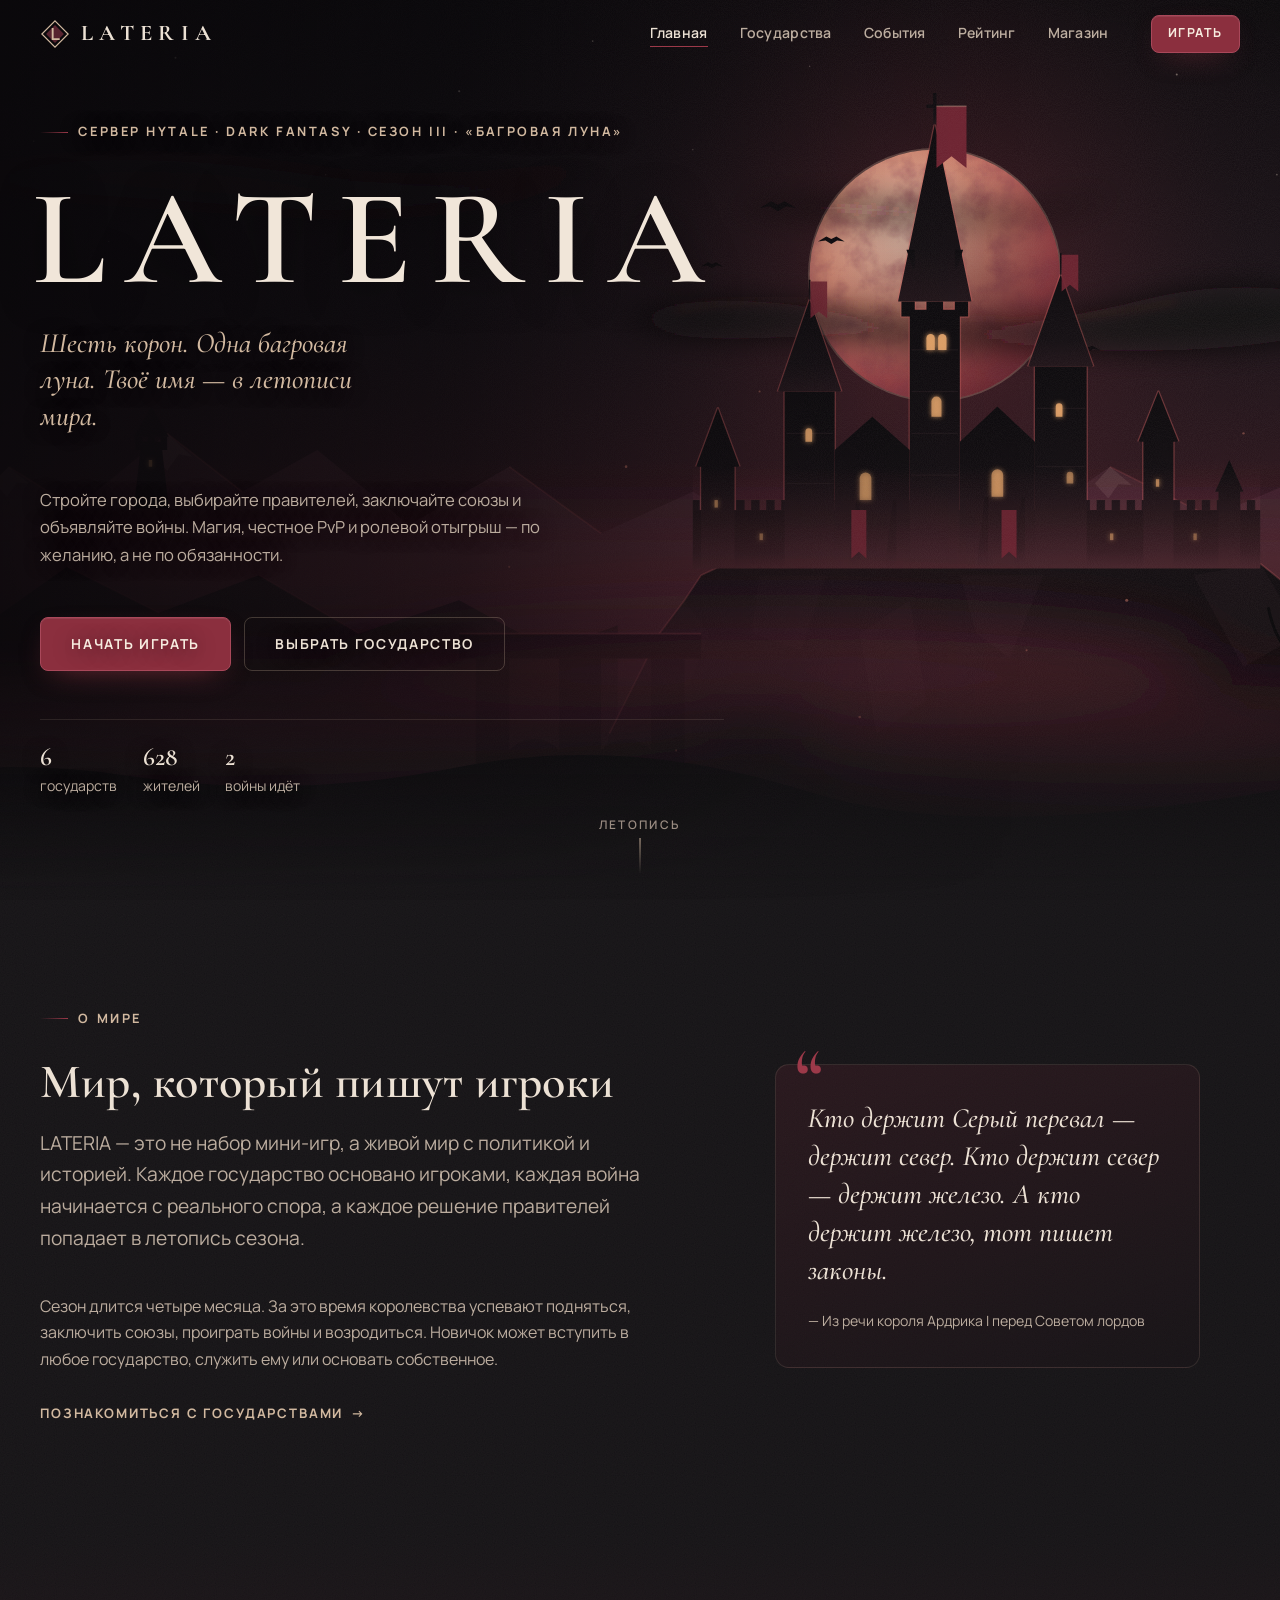
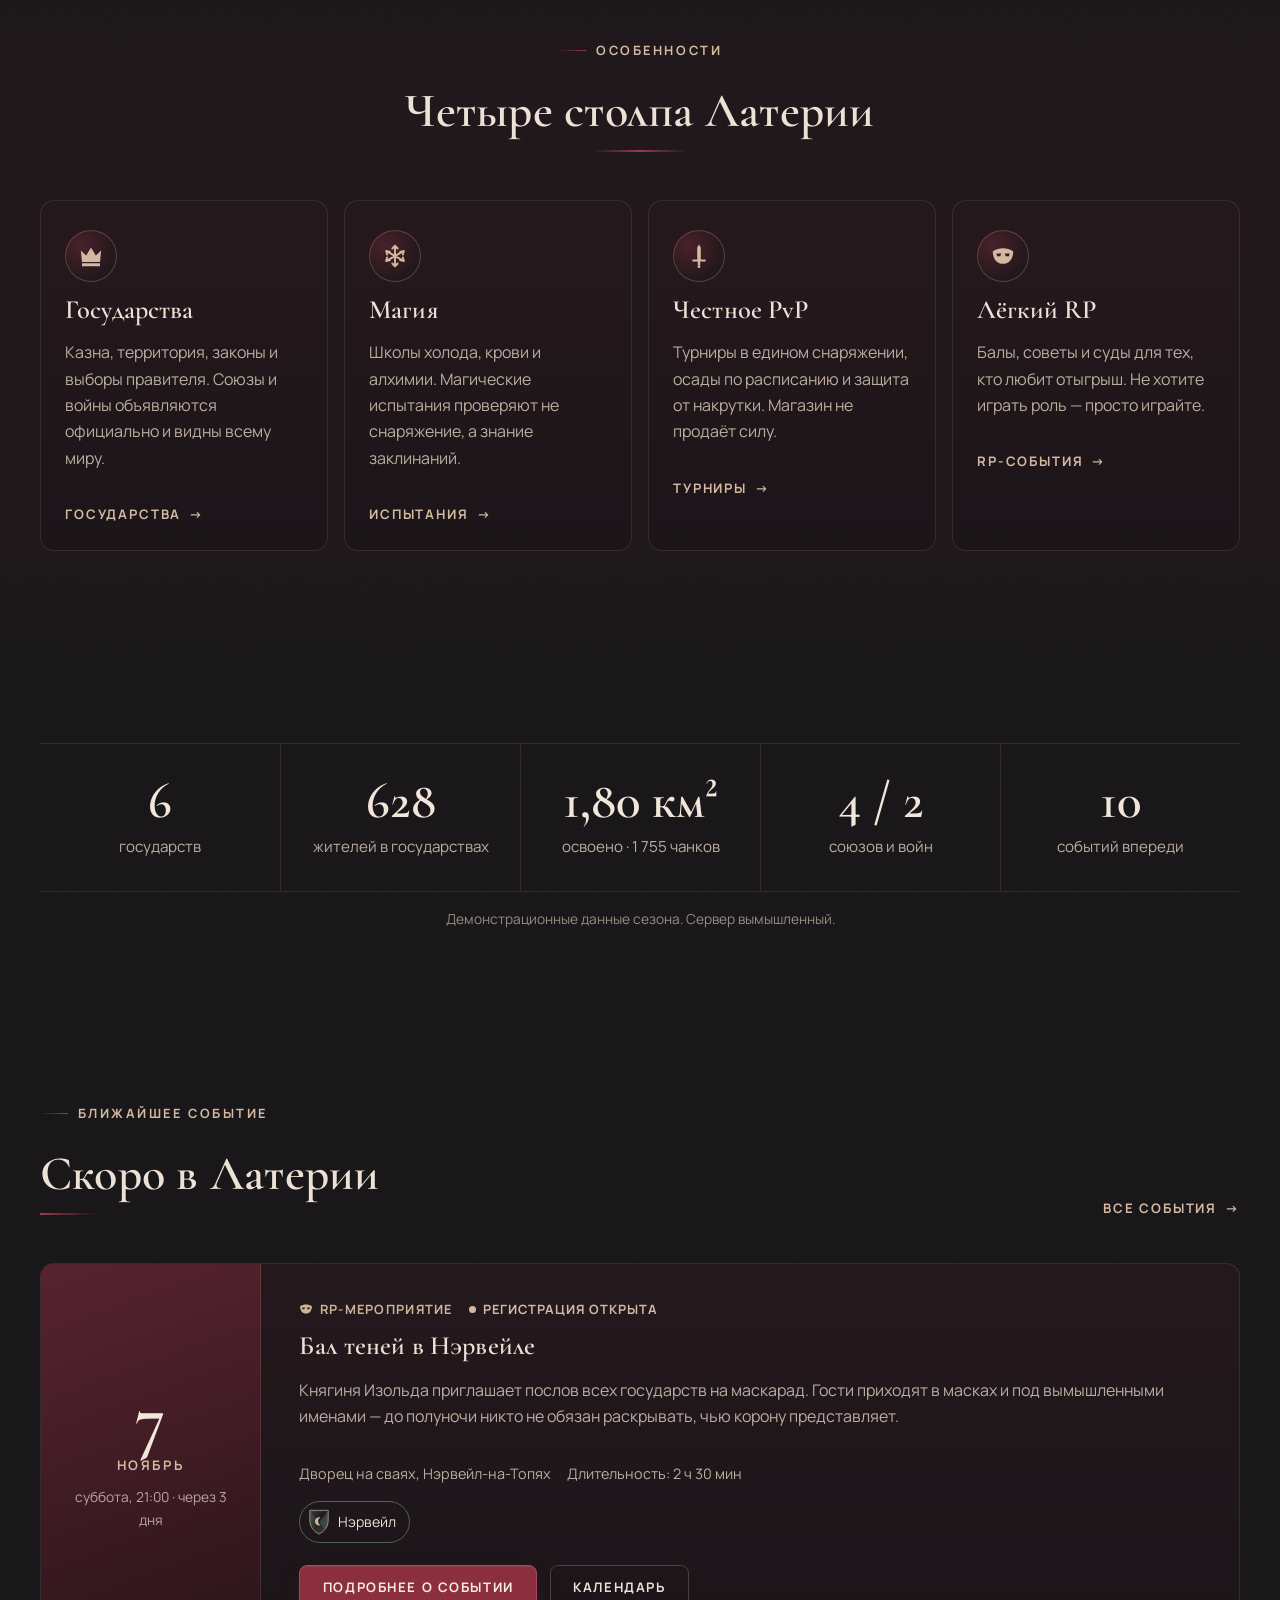
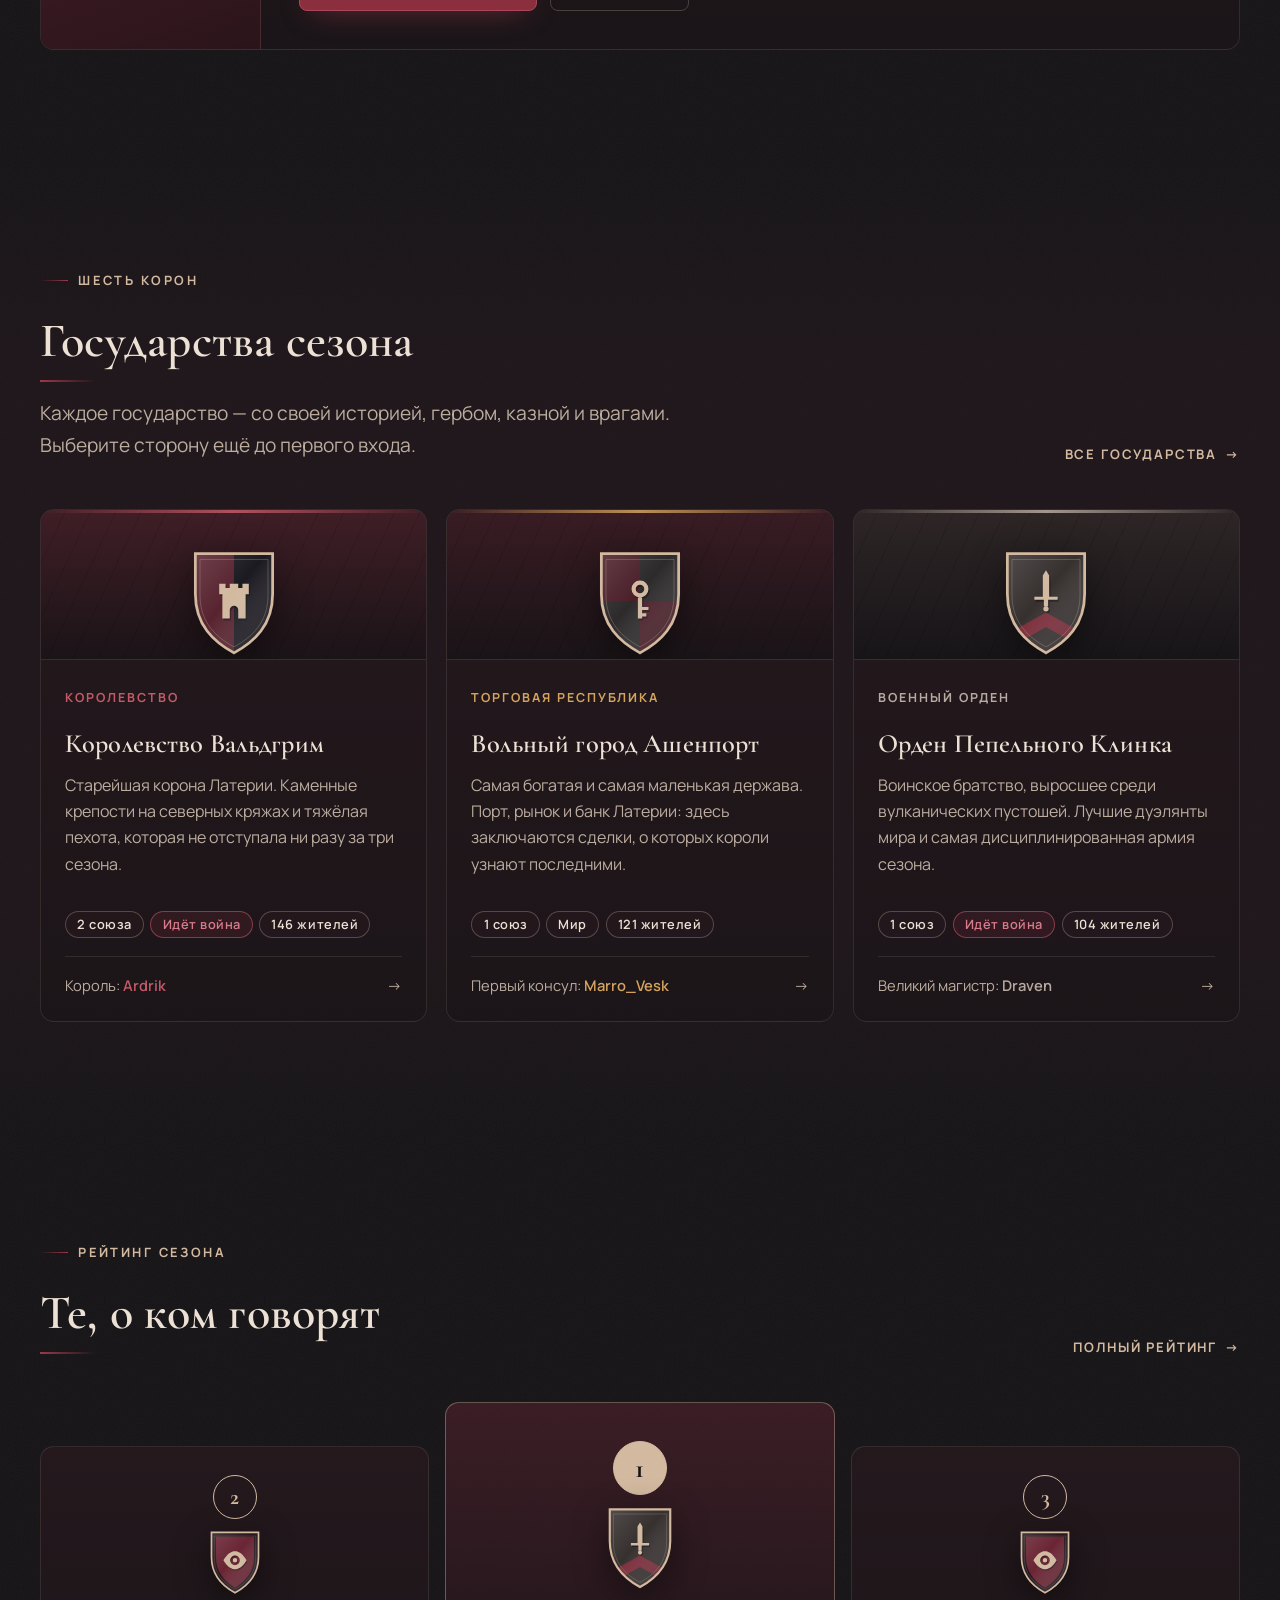
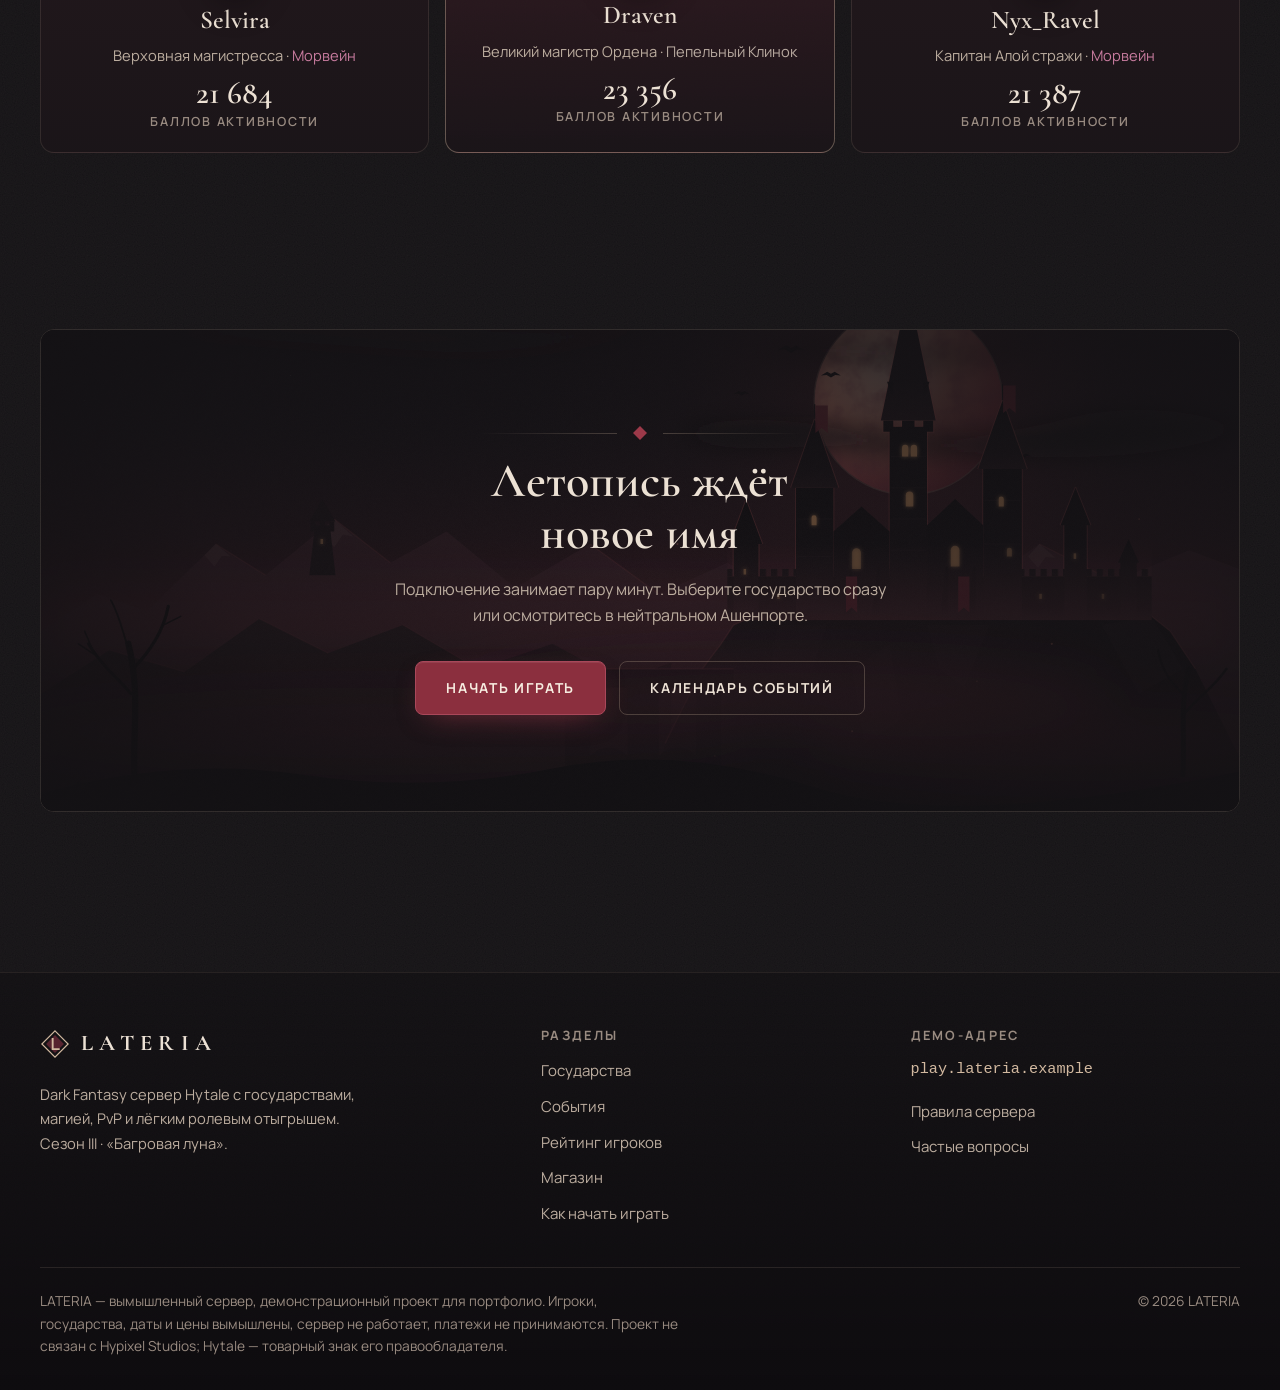
<file: index.html>
<!doctype html>
<html lang="ru" class="no-js">
<head>
  <meta charset="utf-8">
  <meta name="viewport" content="width=device-width, initial-scale=1">
  <title>LATERIA — Dark Fantasy сервер Hytale</title>
  <meta name="description" content="LATERIA — сервер Hytale в жанре Dark Fantasy: государства, политика, магия, PvP и лёгкий ролевой отыгрыш.">
  <meta name="theme-color" content="#141215">
  <link rel="icon" href="assets/img/favicon.svg" type="image/svg+xml">
  <link rel="preload" href="assets/img/hero-citadel.svg" as="image" type="image/svg+xml">
  <link rel="preconnect" href="https://fonts.googleapis.com">
  <link rel="preconnect" href="https://fonts.gstatic.com" crossorigin>
  <link rel="stylesheet" href="https://fonts.googleapis.com/css2?family=Cormorant+Garamond:ital,wght@0,500;0,600;0,700;1,500&family=Manrope:wght@400;500;600;700&display=swap">
  <link rel="stylesheet" href="assets/css/style.css">
  <script>document.documentElement.classList.replace('no-js', 'js');</script>
</head>
<body>
  <a class="skip-link" href="#main">Перейти к содержимому</a>

  <header class="site-header">
    <div class="container header__inner">
      <a class="brand" href="index.html" aria-label="LATERIA — на главную">
        <svg class="brand__mark" viewBox="0 0 32 32" aria-hidden="true" focusable="false"><path d="M16 2 30 16 16 30 2 16z" fill="none" stroke="currentColor" stroke-width="1.3"/><path d="M16 6.5 25.5 16 16 25.5 6.5 16z" fill="#57232F"/><path d="M13.5 10.5v11h6.5" fill="none" stroke="currentColor" stroke-width="2" stroke-linecap="square"/></svg>
        <span class="brand__name">LATERIA</span>
      </a>
      <button class="nav-toggle" type="button" aria-expanded="false" aria-controls="site-nav"><span class="nav-toggle__bar" aria-hidden="true"></span><span class="visually-hidden">Открыть меню</span></button>
      <nav id="site-nav" class="site-nav" aria-label="Основная навигация">
        <ul class="site-nav__list">
          <li><a href="index.html" aria-current="page">Главная</a></li>
          <li><a href="states.html">Государства</a></li>
          <li><a href="events.html">События</a></li>
          <li><a href="ranking.html">Рейтинг</a></li>
          <li><a href="shop.html">Магазин</a></li>
        </ul>
        <a class="btn btn--primary btn--sm site-nav__cta" href="play.html">Играть</a>
      </nav>
    </div>
  </header>

  <main id="main">
    <!-- Первый экран -->
    <section class="hero" aria-labelledby="hero-title">
      <div class="hero__art">
        <img src="assets/img/hero-citadel.svg" alt="Цитадель на скале под багровой луной, туман в долине" width="1600" height="900" fetchpriority="high">
      </div>
      <div class="container">
        <div class="hero__content">
          <p class="eyebrow"><span>Сервер Hytale · Dark Fantasy · <span data-season>Сезон III</span></span></p>
          <h1 class="hero__title" id="hero-title">LATERIA</h1>
          <p class="hero__tagline">Шесть корон. Одна багровая луна. Твоё имя — в летописи мира.</p>
          <p class="hero__text">Стройте города, выбирайте правителей, заключайте союзы и объявляйте войны. Магия, честное PvP и ролевой отыгрыш — по желанию, а не по обязанности.</p>
          <div class="hero__actions">
            <a class="btn btn--primary btn--lg" href="play.html">Начать играть</a>
            <a class="btn btn--ghost btn--lg" href="states.html">Выбрать государство</a>
          </div>
          <div class="hero__meta" id="hero-meta" aria-label="Мир в цифрах"></div>
        </div>
      </div>
      <a class="hero__scroll" href="#about">Летопись</a>
    </section>

    <!-- О сервере -->
    <section class="section" id="about" aria-labelledby="about-title">
      <div class="container about">
        <div class="about__text reveal">
          <p class="eyebrow">О мире</p>
          <h2 id="about-title">Мир, который пишут игроки</h2>
          <p class="lead">LATERIA — это не набор мини-игр, а живой мир с политикой и историей. Каждое государство основано игроками, каждая война начинается с реального спора, а каждое решение правителей попадает в летопись сезона.</p>
          <p class="muted">Сезон длится четыре месяца. За это время королевства успевают подняться, заключить союзы, проиграть войны и возродиться. Новичок может вступить в любое государство, служить ему или основать собственное.</p>
          <a class="link-arrow" href="states.html">Познакомиться с государствами</a>
        </div>
        <figure class="about__quote reveal">
          <blockquote>Кто держит Серый перевал — держит север. Кто держит север — держит железо. А кто держит железо, тот пишет законы.</blockquote>
          <figcaption>— Из речи короля Ардрика I перед Советом лордов</figcaption>
        </figure>
      </div>
    </section>

    <!-- Особенности -->
    <section class="section section--band" aria-labelledby="features-title">
      <div class="container">
        <div class="section-head section-head--center">
          <div>
            <p class="eyebrow">Особенности</p>
            <h2 id="features-title">Четыре столпа Латерии</h2>
          </div>
        </div>
        <ul class="features">
          <li class="card feature reveal">
            <span class="feature__icon" data-icon="crown"></span>
            <h3>Государства</h3>
            <p>Казна, территория, законы и выборы правителя. Союзы и войны объявляются официально и видны всему миру.</p>
            <a class="link-arrow" href="states.html">Государства</a>
          </li>
          <li class="card feature reveal">
            <span class="feature__icon" data-icon="crystal"></span>
            <h3>Магия</h3>
            <p>Школы холода, крови и алхимии. Магические испытания проверяют не снаряжение, а знание заклинаний.</p>
            <a class="link-arrow" href="events.html?type=magic">Испытания</a>
          </li>
          <li class="card feature reveal">
            <span class="feature__icon" data-icon="sword"></span>
            <h3>Честное PvP</h3>
            <p>Турниры в едином снаряжении, осады по расписанию и защита от накрутки. Магазин не продаёт силу.</p>
            <a class="link-arrow" href="events.html?type=pvp">Турниры</a>
          </li>
          <li class="card feature reveal">
            <span class="feature__icon" data-icon="mask"></span>
            <h3>Лёгкий RP</h3>
            <p>Балы, советы и суды для тех, кто любит отыгрыш. Не хотите играть роль — просто играйте.</p>
            <a class="link-arrow" href="events.html?type=rp">RP-события</a>
          </li>
        </ul>
      </div>
    </section>

    <!-- Статистика -->
    <section class="section section--tight" aria-labelledby="stats-title">
      <div class="container">
        <h2 class="visually-hidden" id="stats-title">Мир в цифрах</h2>
        <dl class="stats reveal" id="world-stats"></dl>
        <p class="stats-note">Демонстрационные данные сезона. Сервер вымышленный.</p>
      </div>
    </section>

    <!-- Ближайшее событие -->
    <section class="section" aria-labelledby="next-title">
      <div class="container">
        <div class="section-head">
          <div>
            <p class="eyebrow">Ближайшее событие</p>
            <h2 id="next-title">Скоро в Латерии</h2>
          </div>
          <a class="link-arrow" href="events.html">Все события</a>
        </div>
        <div id="next-event"></div>
      </div>
    </section>

    <!-- Государства -->
    <section class="section section--band" aria-labelledby="states-title">
      <div class="container">
        <div class="section-head">
          <div>
            <p class="eyebrow">Шесть корон</p>
            <h2 id="states-title">Государства сезона</h2>
            <p class="lead">Каждое государство — со своей историей, гербом, казной и врагами. Выберите сторону ещё до первого входа.</p>
          </div>
          <a class="link-arrow" href="states.html">Все государства</a>
        </div>
        <div class="states-grid" id="states-preview"></div>
      </div>
    </section>

    <!-- Лидеры -->
    <section class="section" aria-labelledby="leaders-title">
      <div class="container">
        <div class="section-head">
          <div>
            <p class="eyebrow">Рейтинг сезона</p>
            <h2 id="leaders-title">Те, о ком говорят</h2>
          </div>
          <a class="link-arrow" href="ranking.html">Полный рейтинг</a>
        </div>
        <div class="mini-podium" id="top-players"></div>
      </div>
    </section>

    <!-- Финальный призыв -->
    <section class="section section--tight" aria-labelledby="cta-title">
      <div class="container">
        <div class="cta reveal">
          <div class="cta__art"><img src="assets/img/hero-citadel.svg" alt="" width="1600" height="900" loading="lazy"></div>
          <div class="ornament" aria-hidden="true"><svg viewBox="0 0 14 14"><path d="M7 0 14 7 7 14 0 7z" fill="currentColor"/></svg></div>
          <h2 id="cta-title">Летопись ждёт новое имя</h2>
          <p>Подключение занимает пару минут. Выберите государство сразу или осмотритесь в нейтральном Ашенпорте.</p>
          <div class="cta__actions">
            <a class="btn btn--primary btn--lg" href="play.html">Начать играть</a>
            <a class="btn btn--ghost btn--lg" href="events.html">Календарь событий</a>
          </div>
        </div>
      </div>
    </section>

    <noscript><div class="container"><p class="notice">Для отображения данных мира включите JavaScript.</p></div></noscript>
  </main>

  <footer class="site-footer">
    <div class="container footer__grid">
      <div class="footer__about">
        <a class="brand" href="index.html" aria-label="LATERIA — на главную">
          <svg class="brand__mark" viewBox="0 0 32 32" aria-hidden="true" focusable="false"><path d="M16 2 30 16 16 30 2 16z" fill="none" stroke="currentColor" stroke-width="1.3"/><path d="M16 6.5 25.5 16 16 25.5 6.5 16z" fill="#57232F"/><path d="M13.5 10.5v11h6.5" fill="none" stroke="currentColor" stroke-width="2" stroke-linecap="square"/></svg>
          <span class="brand__name">LATERIA</span>
        </a>
        <p>Dark Fantasy сервер Hytale с государствами, магией, PvP и лёгким ролевым отыгрышем. <span data-season></span>.</p>
      </div>
      <nav aria-label="Разделы сайта">
        <p class="footer__title">Разделы</p>
        <ul class="footer__links">
          <li><a href="states.html">Государства</a></li>
          <li><a href="events.html">События</a></li>
          <li><a href="ranking.html">Рейтинг игроков</a></li>
          <li><a href="shop.html">Магазин</a></li>
          <li><a href="play.html">Как начать играть</a></li>
        </ul>
      </nav>
      <div>
        <p class="footer__title">Демо-адрес</p>
        <p class="footer__server" data-server-address>play.lateria.example</p>
        <ul class="footer__links">
          <li><a href="play.html#rules">Правила сервера</a></li>
          <li><a href="play.html#faq">Частые вопросы</a></li>
        </ul>
      </div>
    </div>
    <div class="container footer__legal">
      <p>LATERIA — вымышленный сервер, демонстрационный проект для портфолио. Игроки, государства, даты и цены вымышлены, сервер не работает, платежи не принимаются. Проект не связан с Hypixel Studios; Hytale — товарный знак его правообладателя.</p>
      <p>© 2026 LATERIA</p>
    </div>
  </footer>

  <script src="assets/js/data.js" defer></script>
  <script src="assets/js/db.js" defer></script>
  <script src="assets/js/heraldry.js" defer></script>
  <script src="assets/js/common.js" defer></script>
  <script src="assets/js/ui.js" defer></script>
  <script src="assets/js/pages/home.js" defer></script>
</body>
</html>
</file>
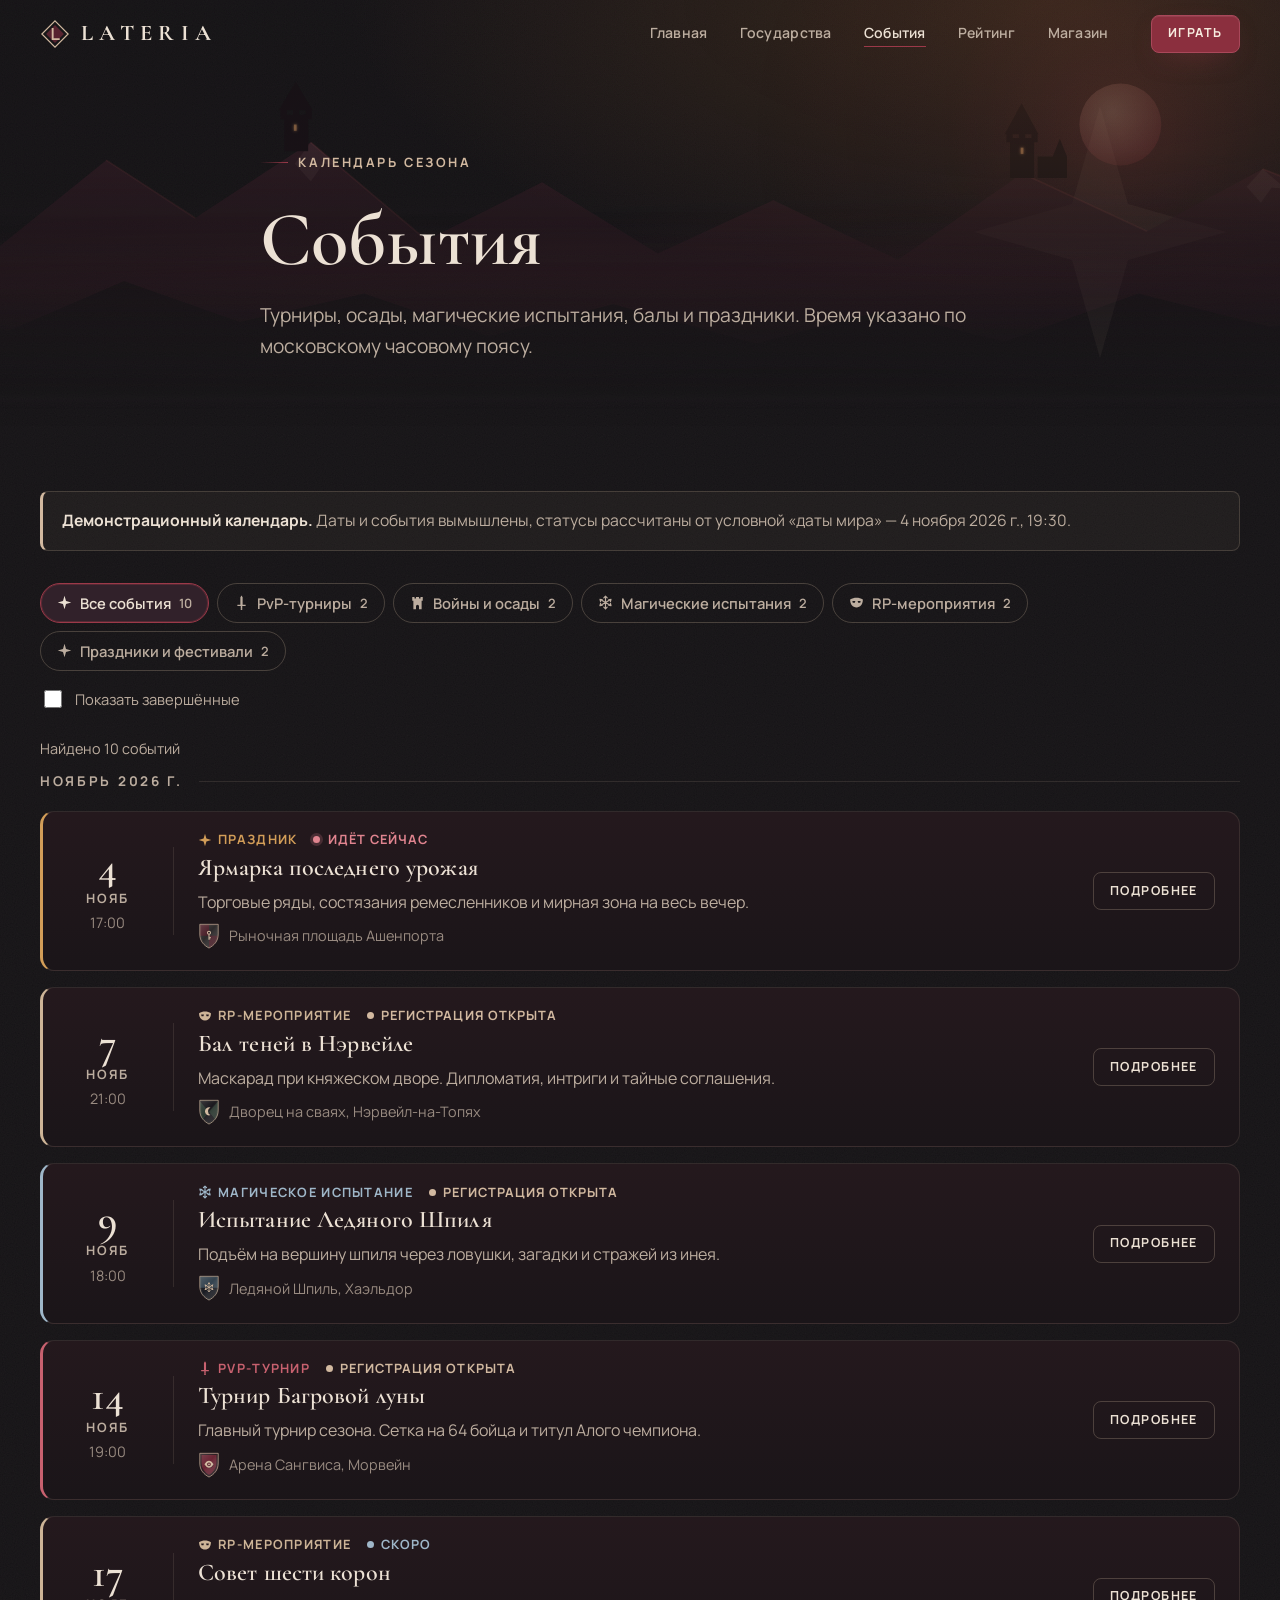
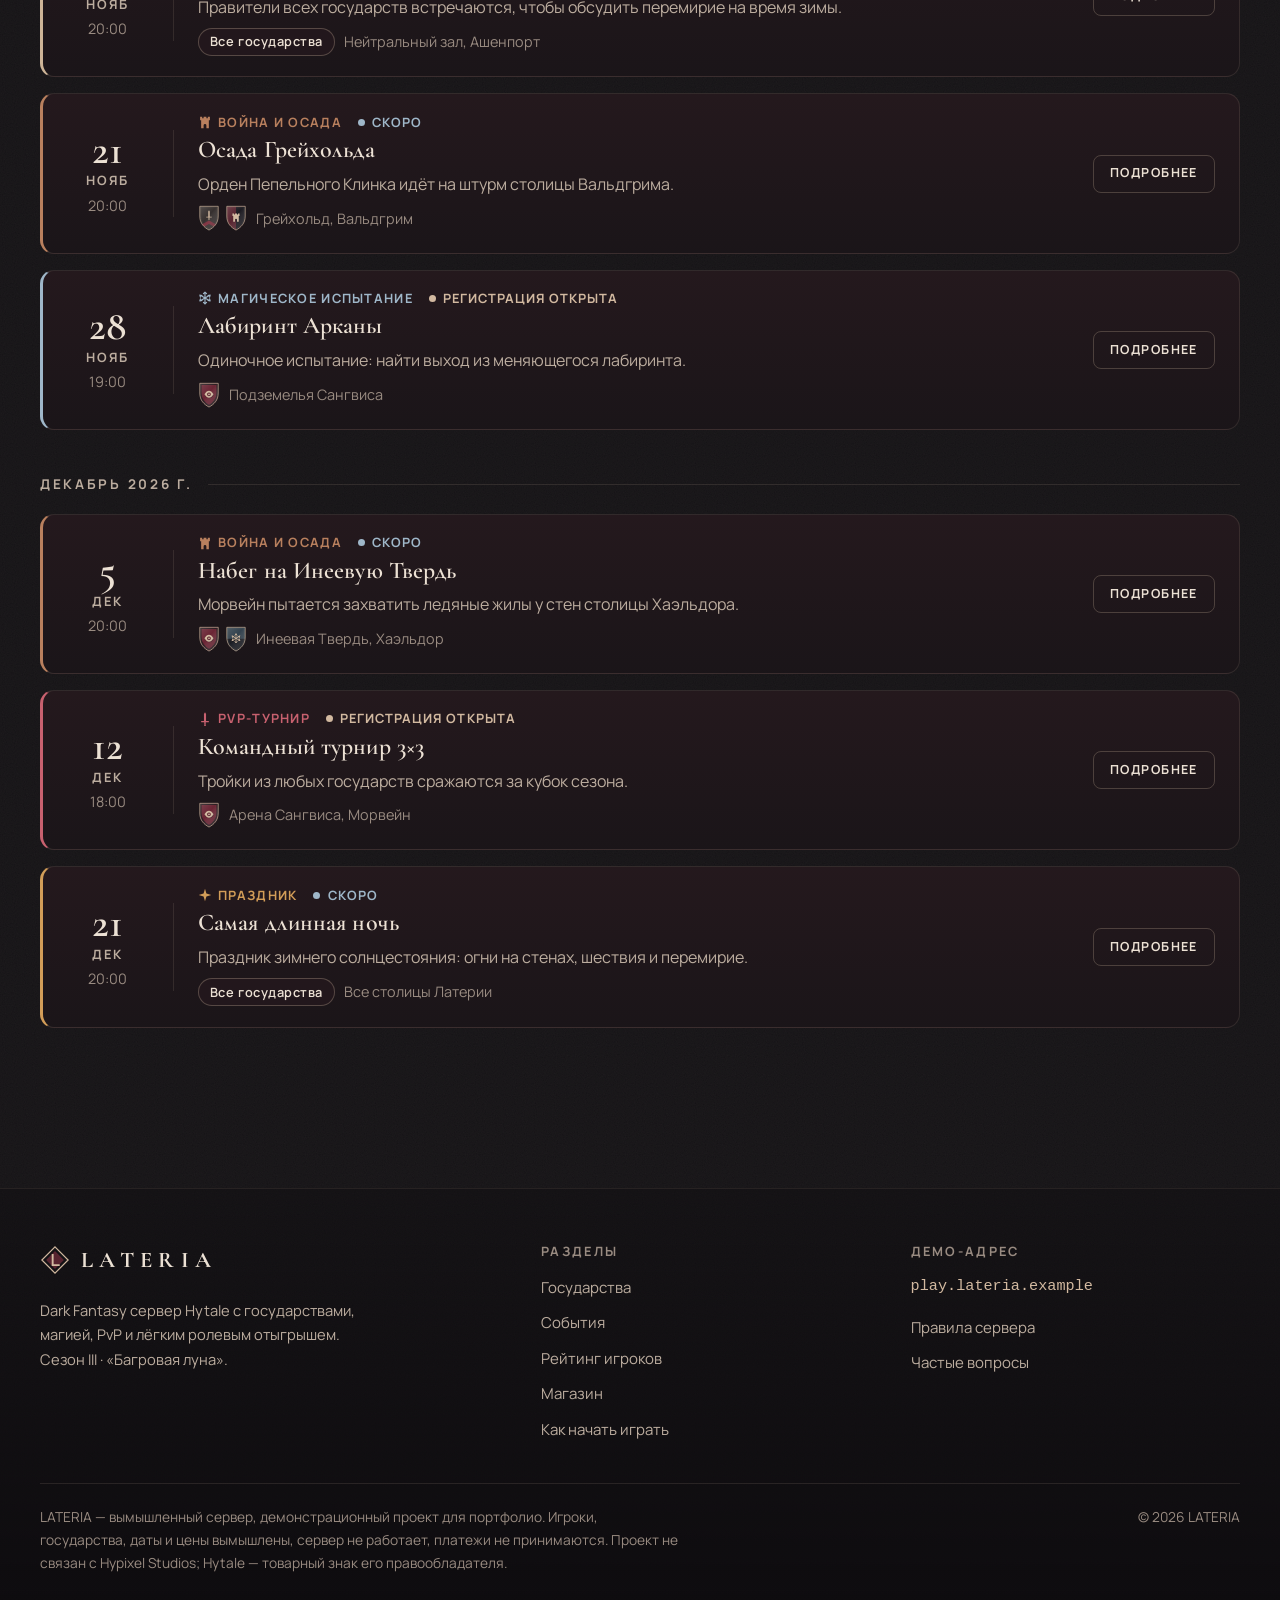
<file: events.html>
<!doctype html>
<html lang="ru" class="no-js">
<head>
  <meta charset="utf-8">
  <meta name="viewport" content="width=device-width, initial-scale=1">
  <title>События — LATERIA</title>
  <meta name="description" content="Календарь событий LATERIA: турниры, осады, магические испытания, RP-вечера и праздники.">
  <meta name="theme-color" content="#141215">
  <link rel="icon" href="assets/img/favicon.svg" type="image/svg+xml">
  <link rel="preconnect" href="https://fonts.googleapis.com">
  <link rel="preconnect" href="https://fonts.gstatic.com" crossorigin>
  <link rel="stylesheet" href="https://fonts.googleapis.com/css2?family=Cormorant+Garamond:ital,wght@0,500;0,600;0,700;1,500&family=Manrope:wght@400;500;600;700&display=swap">
  <link rel="stylesheet" href="assets/css/style.css">
  <script>document.documentElement.classList.replace('no-js', 'js');</script>
</head>
<body>
  <a class="skip-link" href="#main">Перейти к содержимому</a>

  <header class="site-header">
    <div class="container header__inner">
      <a class="brand" href="index.html" aria-label="LATERIA — на главную">
        <svg class="brand__mark" viewBox="0 0 32 32" aria-hidden="true" focusable="false"><path d="M16 2 30 16 16 30 2 16z" fill="none" stroke="currentColor" stroke-width="1.3"/><path d="M16 6.5 25.5 16 16 25.5 6.5 16z" fill="#57232F"/><path d="M13.5 10.5v11h6.5" fill="none" stroke="currentColor" stroke-width="2" stroke-linecap="square"/></svg>
        <span class="brand__name">LATERIA</span>
      </a>
      <button class="nav-toggle" type="button" aria-expanded="false" aria-controls="site-nav"><span class="nav-toggle__bar" aria-hidden="true"></span><span class="visually-hidden">Открыть меню</span></button>
      <nav id="site-nav" class="site-nav" aria-label="Основная навигация">
        <ul class="site-nav__list">
          <li><a href="index.html">Главная</a></li>
          <li><a href="states.html">Государства</a></li>
          <li><a href="events.html" aria-current="page">События</a></li>
          <li><a href="ranking.html">Рейтинг</a></li>
          <li><a href="shop.html">Магазин</a></li>
        </ul>
        <a class="btn btn--primary btn--sm site-nav__cta" href="play.html">Играть</a>
      </nav>
    </div>
  </header>

  <main id="main">
    <section class="page-hero page-hero--events" aria-labelledby="page-title">
      <span class="page-hero__emblem" data-icon="spark" aria-hidden="true"></span>
      <div class="page-hero__art"><img src="assets/img/ridge.svg" alt="" width="1920" height="480"></div>
      <div class="container page-hero__inner">
        <p class="eyebrow">Календарь сезона</p>
        <h1 id="page-title">События</h1>
        <p class="lead">Турниры, осады, магические испытания, балы и праздники. Время указано по московскому часовому поясу.</p>
      </div>
    </section>

    <section class="section section--tight" aria-labelledby="list-title">
      <div class="container">
        <h2 class="visually-hidden" id="list-title">Список событий</h2>
        <p class="notice" style="margin-bottom:2rem"><span><strong>Демонстрационный календарь.</strong> Даты и события вымышлены, статусы рассчитаны от условной «даты мира» — <span id="world-date"></span>.</span></p>

        <div class="toolbar">
          <div class="chips" role="group" aria-label="Тип события" id="type-filter"></div>
          <div class="toolbar__side">
            <label class="check"><input type="checkbox" id="show-finished"> Показать завершённые</label>
          </div>
        </div>
        <p class="result-count" id="result-count" aria-live="polite"></p>
        <div class="events-list" id="events-list"></div>
      </div>
    </section>

    <dialog class="modal" id="event-modal" aria-labelledby="event-modal-title">
      <div class="modal__inner" data-modal-body></div>
    </dialog>

    <noscript><div class="container"><p class="notice">Для отображения календаря включите JavaScript.</p></div></noscript>
  </main>

  <footer class="site-footer">
    <div class="container footer__grid">
      <div class="footer__about">
        <a class="brand" href="index.html" aria-label="LATERIA — на главную">
          <svg class="brand__mark" viewBox="0 0 32 32" aria-hidden="true" focusable="false"><path d="M16 2 30 16 16 30 2 16z" fill="none" stroke="currentColor" stroke-width="1.3"/><path d="M16 6.5 25.5 16 16 25.5 6.5 16z" fill="#57232F"/><path d="M13.5 10.5v11h6.5" fill="none" stroke="currentColor" stroke-width="2" stroke-linecap="square"/></svg>
          <span class="brand__name">LATERIA</span>
        </a>
        <p>Dark Fantasy сервер Hytale с государствами, магией, PvP и лёгким ролевым отыгрышем. <span data-season></span>.</p>
      </div>
      <nav aria-label="Разделы сайта">
        <p class="footer__title">Разделы</p>
        <ul class="footer__links">
          <li><a href="states.html">Государства</a></li>
          <li><a href="events.html">События</a></li>
          <li><a href="ranking.html">Рейтинг игроков</a></li>
          <li><a href="shop.html">Магазин</a></li>
          <li><a href="play.html">Как начать играть</a></li>
        </ul>
      </nav>
      <div>
        <p class="footer__title">Демо-адрес</p>
        <p class="footer__server" data-server-address>play.lateria.example</p>
        <ul class="footer__links">
          <li><a href="play.html#rules">Правила сервера</a></li>
          <li><a href="play.html#faq">Частые вопросы</a></li>
        </ul>
      </div>
    </div>
    <div class="container footer__legal">
      <p>LATERIA — вымышленный сервер, демонстрационный проект для портфолио. Игроки, государства, даты и цены вымышлены, сервер не работает, платежи не принимаются. Проект не связан с Hypixel Studios; Hytale — товарный знак его правообладателя.</p>
      <p>© 2026 LATERIA</p>
    </div>
  </footer>

  <script src="assets/js/data.js" defer></script>
  <script src="assets/js/db.js" defer></script>
  <script src="assets/js/heraldry.js" defer></script>
  <script src="assets/js/common.js" defer></script>
  <script src="assets/js/ui.js" defer></script>
  <script src="assets/js/pages/events.js" defer></script>
</body>
</html>
</file>
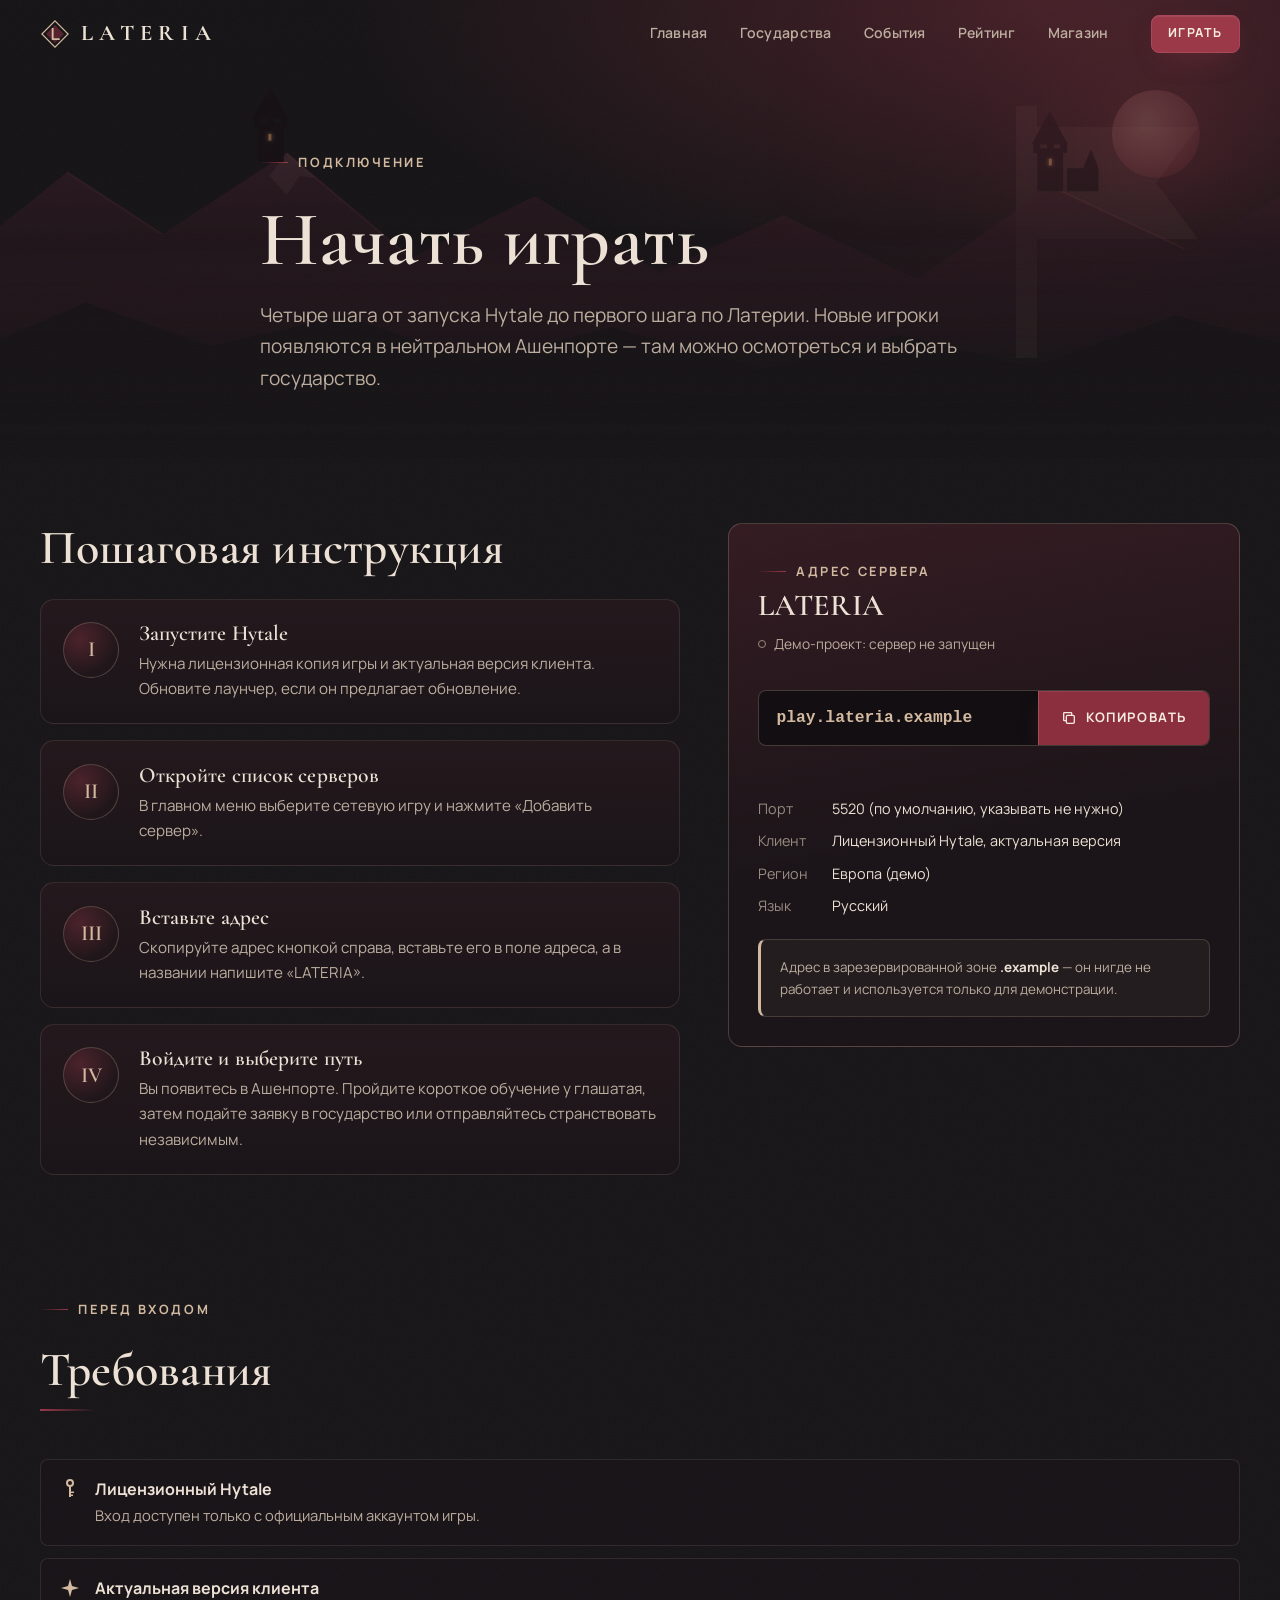
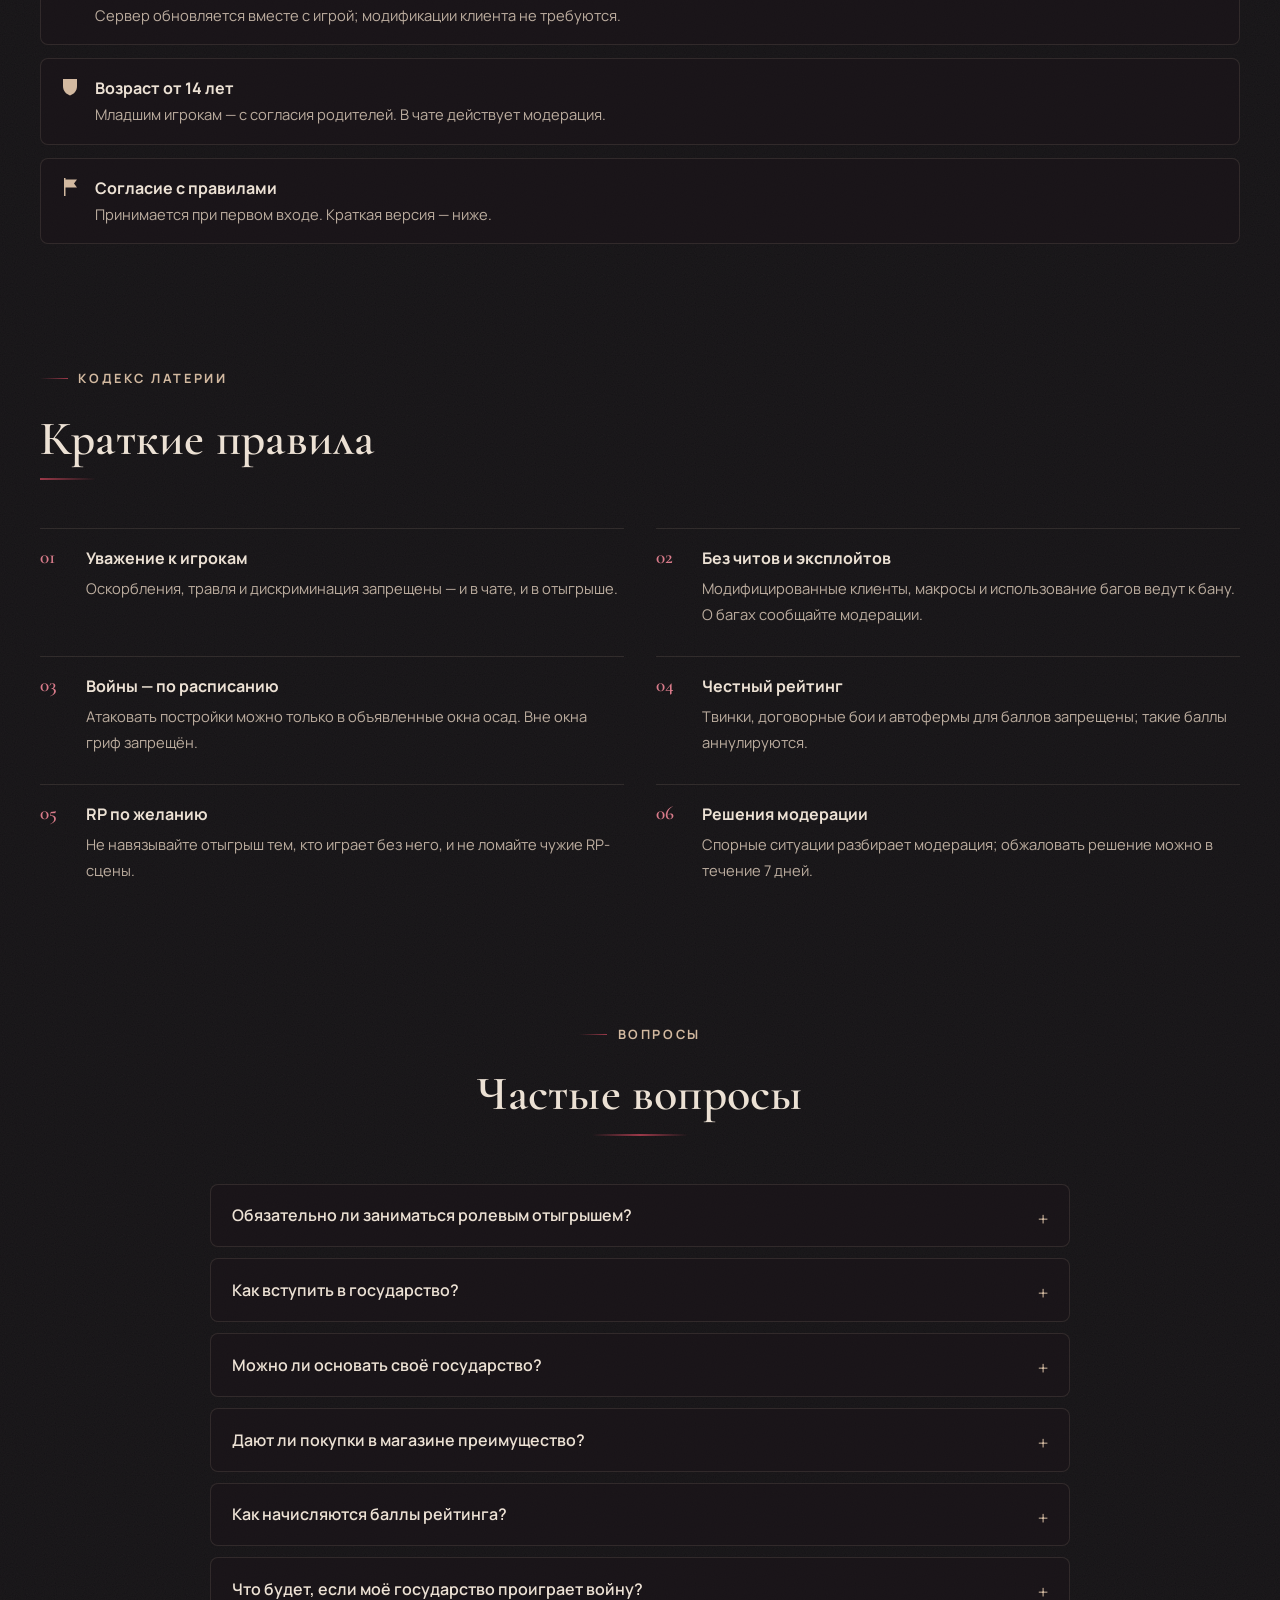
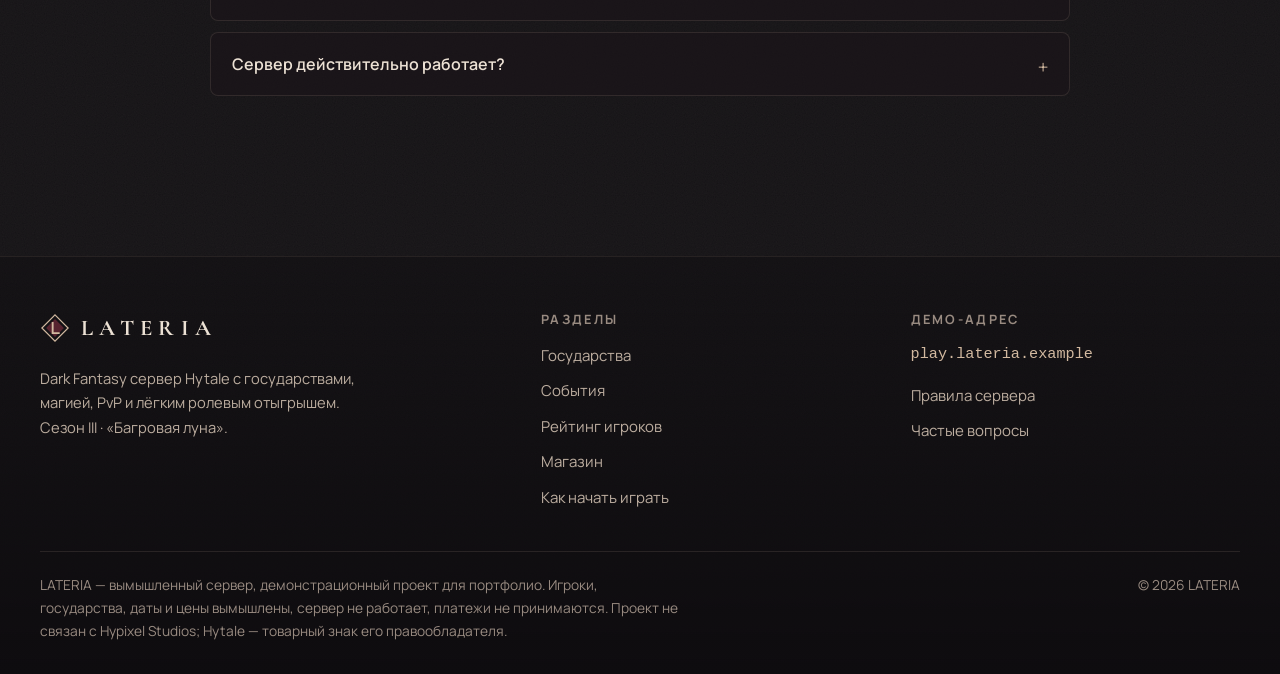
<file: play.html>
<!doctype html>
<html lang="ru" class="no-js">
<head>
  <meta charset="utf-8">
  <meta name="viewport" content="width=device-width, initial-scale=1">
  <title>Играть — LATERIA</title>
  <meta name="description" content="Как подключиться к серверу LATERIA: пошаговая инструкция, адрес, требования, правила и ответы на вопросы.">
  <meta name="theme-color" content="#141215">
  <link rel="icon" href="assets/img/favicon.svg" type="image/svg+xml">
  <link rel="preconnect" href="https://fonts.googleapis.com">
  <link rel="preconnect" href="https://fonts.gstatic.com" crossorigin>
  <link rel="stylesheet" href="https://fonts.googleapis.com/css2?family=Cormorant+Garamond:ital,wght@0,500;0,600;0,700;1,500&family=Manrope:wght@400;500;600;700&display=swap">
  <link rel="stylesheet" href="assets/css/style.css">
  <script>document.documentElement.classList.replace('no-js', 'js');</script>
</head>
<body>
  <a class="skip-link" href="#main">Перейти к содержимому</a>

  <header class="site-header">
    <div class="container header__inner">
      <a class="brand" href="index.html" aria-label="LATERIA — на главную">
        <svg class="brand__mark" viewBox="0 0 32 32" aria-hidden="true" focusable="false"><path d="M16 2 30 16 16 30 2 16z" fill="none" stroke="currentColor" stroke-width="1.3"/><path d="M16 6.5 25.5 16 16 25.5 6.5 16z" fill="#57232F"/><path d="M13.5 10.5v11h6.5" fill="none" stroke="currentColor" stroke-width="2" stroke-linecap="square"/></svg>
        <span class="brand__name">LATERIA</span>
      </a>
      <button class="nav-toggle" type="button" aria-expanded="false" aria-controls="site-nav"><span class="nav-toggle__bar" aria-hidden="true"></span><span class="visually-hidden">Открыть меню</span></button>
      <nav id="site-nav" class="site-nav" aria-label="Основная навигация">
        <ul class="site-nav__list">
          <li><a href="index.html">Главная</a></li>
          <li><a href="states.html">Государства</a></li>
          <li><a href="events.html">События</a></li>
          <li><a href="ranking.html">Рейтинг</a></li>
          <li><a href="shop.html">Магазин</a></li>
        </ul>
        <a class="btn btn--primary btn--sm site-nav__cta" href="play.html" aria-current="page">Играть</a>
      </nav>
    </div>
  </header>

  <main id="main">
    <section class="page-hero page-hero--play" aria-labelledby="page-title">
      <span class="page-hero__emblem" data-icon="banner" aria-hidden="true"></span>
      <div class="page-hero__art"><img src="assets/img/ridge.svg" alt="" width="1920" height="480"></div>
      <div class="container page-hero__inner">
        <p class="eyebrow">Подключение</p>
        <h1 id="page-title">Начать играть</h1>
        <p class="lead">Четыре шага от запуска Hytale до первого шага по Латерии. Новые игроки появляются в нейтральном Ашенпорте — там можно осмотреться и выбрать государство.</p>
      </div>
    </section>

    <section class="section section--tight" aria-labelledby="steps-title">
      <div class="container play-grid">
        <div>
          <h2 id="steps-title" style="margin-bottom:1.5rem">Пошаговая инструкция</h2>
          <ol class="steps">
            <li class="card step reveal"><div><h3>Запустите Hytale</h3><p>Нужна лицензионная копия игры и актуальная версия клиента. Обновите лаунчер, если он предлагает обновление.</p></div></li>
            <li class="card step reveal"><div><h3>Откройте список серверов</h3><p>В главном меню выберите сетевую игру и нажмите «Добавить сервер».</p></div></li>
            <li class="card step reveal"><div><h3>Вставьте адрес</h3><p>Скопируйте адрес кнопкой справа, вставьте его в поле адреса, а в названии напишите «LATERIA».</p></div></li>
            <li class="card step reveal"><div><h3>Войдите и выберите путь</h3><p>Вы появитесь в Ашенпорте. Пройдите короткое обучение у глашатая, затем подайте заявку в государство или отправляйтесь странствовать независимым.</p></div></li>
          </ol>
        </div>

        <aside class="card address-card" aria-labelledby="address-title">
          <p class="eyebrow">Адрес сервера</p>
          <h2 id="address-title">LATERIA</h2>
          <p class="server-state">Демо-проект: сервер не запущен</p>
          <div class="address-box">
            <code id="server-address">play.lateria.example</code>
            <button class="btn btn--primary" type="button" id="copy-address" aria-describedby="copy-status">
              <svg class="icon" viewBox="0 0 24 24" aria-hidden="true"><rect x="8" y="8" width="12" height="12" rx="2" fill="none" stroke="currentColor" stroke-width="2"/><path d="M16 8V5a1 1 0 0 0-1-1H5a1 1 0 0 0-1 1v10a1 1 0 0 0 1 1h3" fill="none" stroke="currentColor" stroke-width="2"/></svg>
              <span data-copy-label>Копировать</span>
            </button>
          </div>
          <p class="muted" id="copy-status" aria-live="polite" style="font-size:.86rem;min-height:1.4em"></p>
          <dl class="kv" id="server-info"></dl>
          <p class="notice" style="margin-top:1.3rem;font-size:.84rem"><span>Адрес в зарезервированной зоне <strong>.example</strong> — он нигде не работает и используется только для демонстрации.</span></p>
        </aside>
      </div>
    </section>

    <section class="section section--tight" aria-labelledby="req-title">
      <div class="container">
        <div class="section-head"><div><p class="eyebrow">Перед входом</p><h2 id="req-title">Требования</h2></div></div>
        <ul class="req-list">
          <li class="reveal"><span data-icon="key"></span><div><strong>Лицензионный Hytale</strong><span>Вход доступен только с официальным аккаунтом игры.</span></div></li>
          <li class="reveal"><span data-icon="spark"></span><div><strong>Актуальная версия клиента</strong><span>Сервер обновляется вместе с игрой; модификации клиента не требуются.</span></div></li>
          <li class="reveal"><span data-icon="shield"></span><div><strong>Возраст от 14 лет</strong><span>Младшим игрокам — с согласия родителей. В чате действует модерация.</span></div></li>
          <li class="reveal"><span data-icon="banner"></span><div><strong>Согласие с правилами</strong><span>Принимается при первом входе. Краткая версия — ниже.</span></div></li>
        </ul>
      </div>
    </section>

    <section class="section section--tight" id="rules" aria-labelledby="rules-title">
      <div class="container">
        <div class="section-head"><div><p class="eyebrow">Кодекс Латерии</p><h2 id="rules-title">Краткие правила</h2></div></div>
        <ol class="rules-list">
          <li><div><strong>Уважение к игрокам</strong><span>Оскорбления, травля и дискриминация запрещены — и в чате, и в отыгрыше.</span></div></li>
          <li><div><strong>Без читов и эксплойтов</strong><span>Модифицированные клиенты, макросы и использование багов ведут к бану. О багах сообщайте модерации.</span></div></li>
          <li><div><strong>Войны — по расписанию</strong><span>Атаковать постройки можно только в объявленные окна осад. Вне окна гриф запрещён.</span></div></li>
          <li><div><strong>Честный рейтинг</strong><span>Твинки, договорные бои и автофермы для баллов запрещены; такие баллы аннулируются.</span></div></li>
          <li><div><strong>RP по желанию</strong><span>Не навязывайте отыгрыш тем, кто играет без него, и не ломайте чужие RP-сцены.</span></div></li>
          <li><div><strong>Решения модерации</strong><span>Спорные ситуации разбирает модерация; обжаловать решение можно в течение 7 дней.</span></div></li>
        </ol>
      </div>
    </section>

    <section class="section section--tight" id="faq" aria-labelledby="faq-title">
      <div class="container--narrow">
        <div class="section-head section-head--center"><div><p class="eyebrow">Вопросы</p><h2 id="faq-title">Частые вопросы</h2></div></div>
        <div class="faq">
          <details><summary>Обязательно ли заниматься ролевым отыгрышем?</summary><div><p>Нет. RP приветствуется на балах, советах и судах, но в остальном вы можете играть как обычно: строить, сражаться и исследовать мир.</p></div></details>
          <details><summary>Как вступить в государство?</summary><div><p>Подайте заявку правителю через глашатая в его столице или на странице государства в игре. Каждое государство само решает, кого принимать. Список государств — <a href="states.html">здесь</a>.</p></div></details>
          <details><summary>Можно ли основать своё государство?</summary><div><p>Да. Поселение получает статус государства, когда в нём 10 жителей и 40 освоенных чанков. После этого можно выбрать герб, правителя и заключать договоры.</p></div></details>
          <details><summary>Дают ли покупки в магазине преимущество?</summary><div><p>Нет. Магазин продаёт только привилегии удобства, облики, эффекты и декор. На турнирах и осадах снаряжение у всех одинаковое. Подробнее — в <a href="shop.html">магазине</a>.</p></div></details>
          <details><summary>Как начисляются баллы рейтинга?</summary><div><p>За активное время, PvP, мобов, строительство, путешествия, события и задания. У каждого вида есть дневной лимит, поэтому накрутить рейтинг одним занятием нельзя. Подробности — на странице <a href="ranking.html#rules-title">рейтинга</a>.</p></div></details>
          <details><summary>Что будет, если моё государство проиграет войну?</summary><div><p>Победитель получает спорную территорию или условия договора, указанные при объявлении войны. Постройки жителей вне спорной зоны не разрушаются.</p></div></details>
          <details><summary>Сервер действительно работает?</summary><div><p>Нет — LATERIA является демонстрационным проектом для портфолио. Адрес, игроки, события и цены вымышлены.</p></div></details>
        </div>
      </div>
    </section>
  </main>

  <footer class="site-footer">
    <div class="container footer__grid">
      <div class="footer__about">
        <a class="brand" href="index.html" aria-label="LATERIA — на главную">
          <svg class="brand__mark" viewBox="0 0 32 32" aria-hidden="true" focusable="false"><path d="M16 2 30 16 16 30 2 16z" fill="none" stroke="currentColor" stroke-width="1.3"/><path d="M16 6.5 25.5 16 16 25.5 6.5 16z" fill="#57232F"/><path d="M13.5 10.5v11h6.5" fill="none" stroke="currentColor" stroke-width="2" stroke-linecap="square"/></svg>
          <span class="brand__name">LATERIA</span>
        </a>
        <p>Dark Fantasy сервер Hytale с государствами, магией, PvP и лёгким ролевым отыгрышем. <span data-season></span>.</p>
      </div>
      <nav aria-label="Разделы сайта">
        <p class="footer__title">Разделы</p>
        <ul class="footer__links">
          <li><a href="states.html">Государства</a></li>
          <li><a href="events.html">События</a></li>
          <li><a href="ranking.html">Рейтинг игроков</a></li>
          <li><a href="shop.html">Магазин</a></li>
          <li><a href="play.html">Как начать играть</a></li>
        </ul>
      </nav>
      <div>
        <p class="footer__title">Демо-адрес</p>
        <p class="footer__server" data-server-address>play.lateria.example</p>
        <ul class="footer__links">
          <li><a href="play.html#rules">Правила сервера</a></li>
          <li><a href="play.html#faq">Частые вопросы</a></li>
        </ul>
      </div>
    </div>
    <div class="container footer__legal">
      <p>LATERIA — вымышленный сервер, демонстрационный проект для портфолио. Игроки, государства, даты и цены вымышлены, сервер не работает, платежи не принимаются. Проект не связан с Hypixel Studios; Hytale — товарный знак его правообладателя.</p>
      <p>© 2026 LATERIA</p>
    </div>
  </footer>

  <script src="assets/js/data.js" defer></script>
  <script src="assets/js/db.js" defer></script>
  <script src="assets/js/heraldry.js" defer></script>
  <script src="assets/js/common.js" defer></script>
  <script src="assets/js/pages/play.js" defer></script>
</body>
</html>
</file>
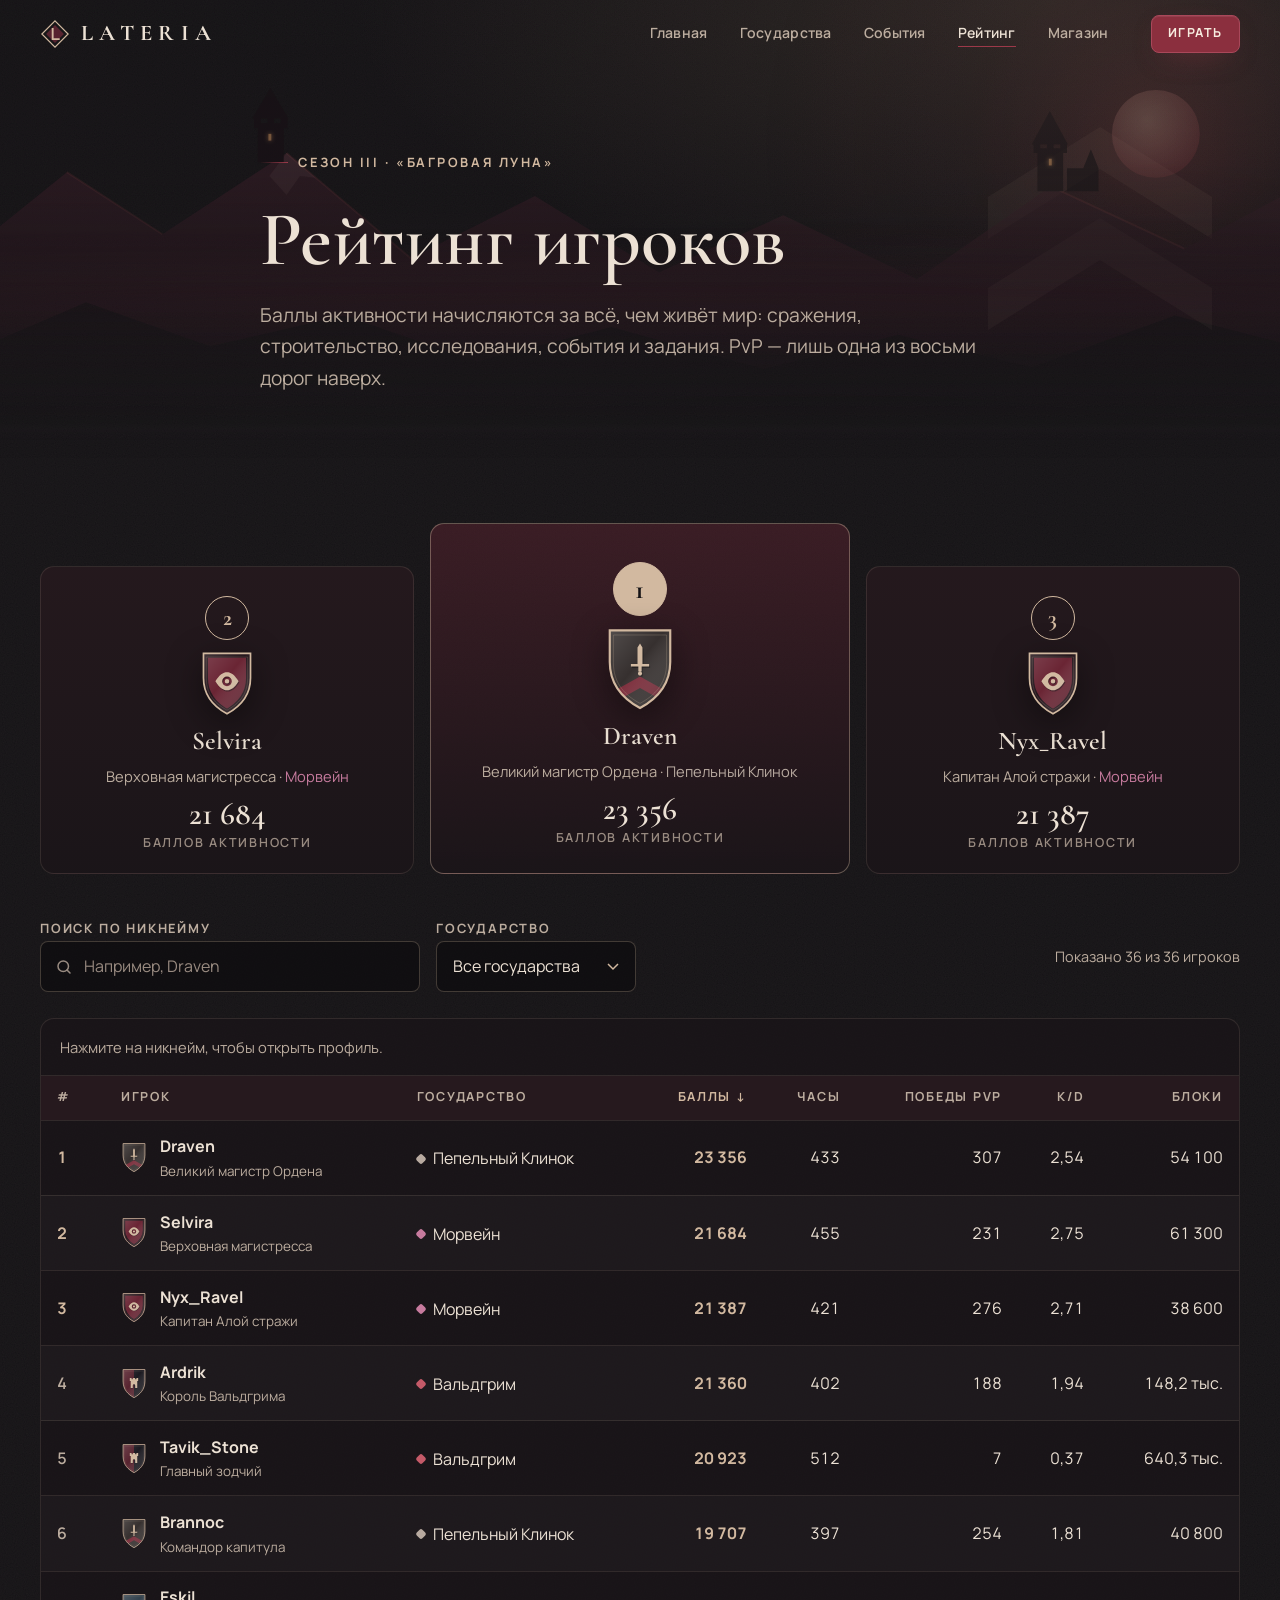
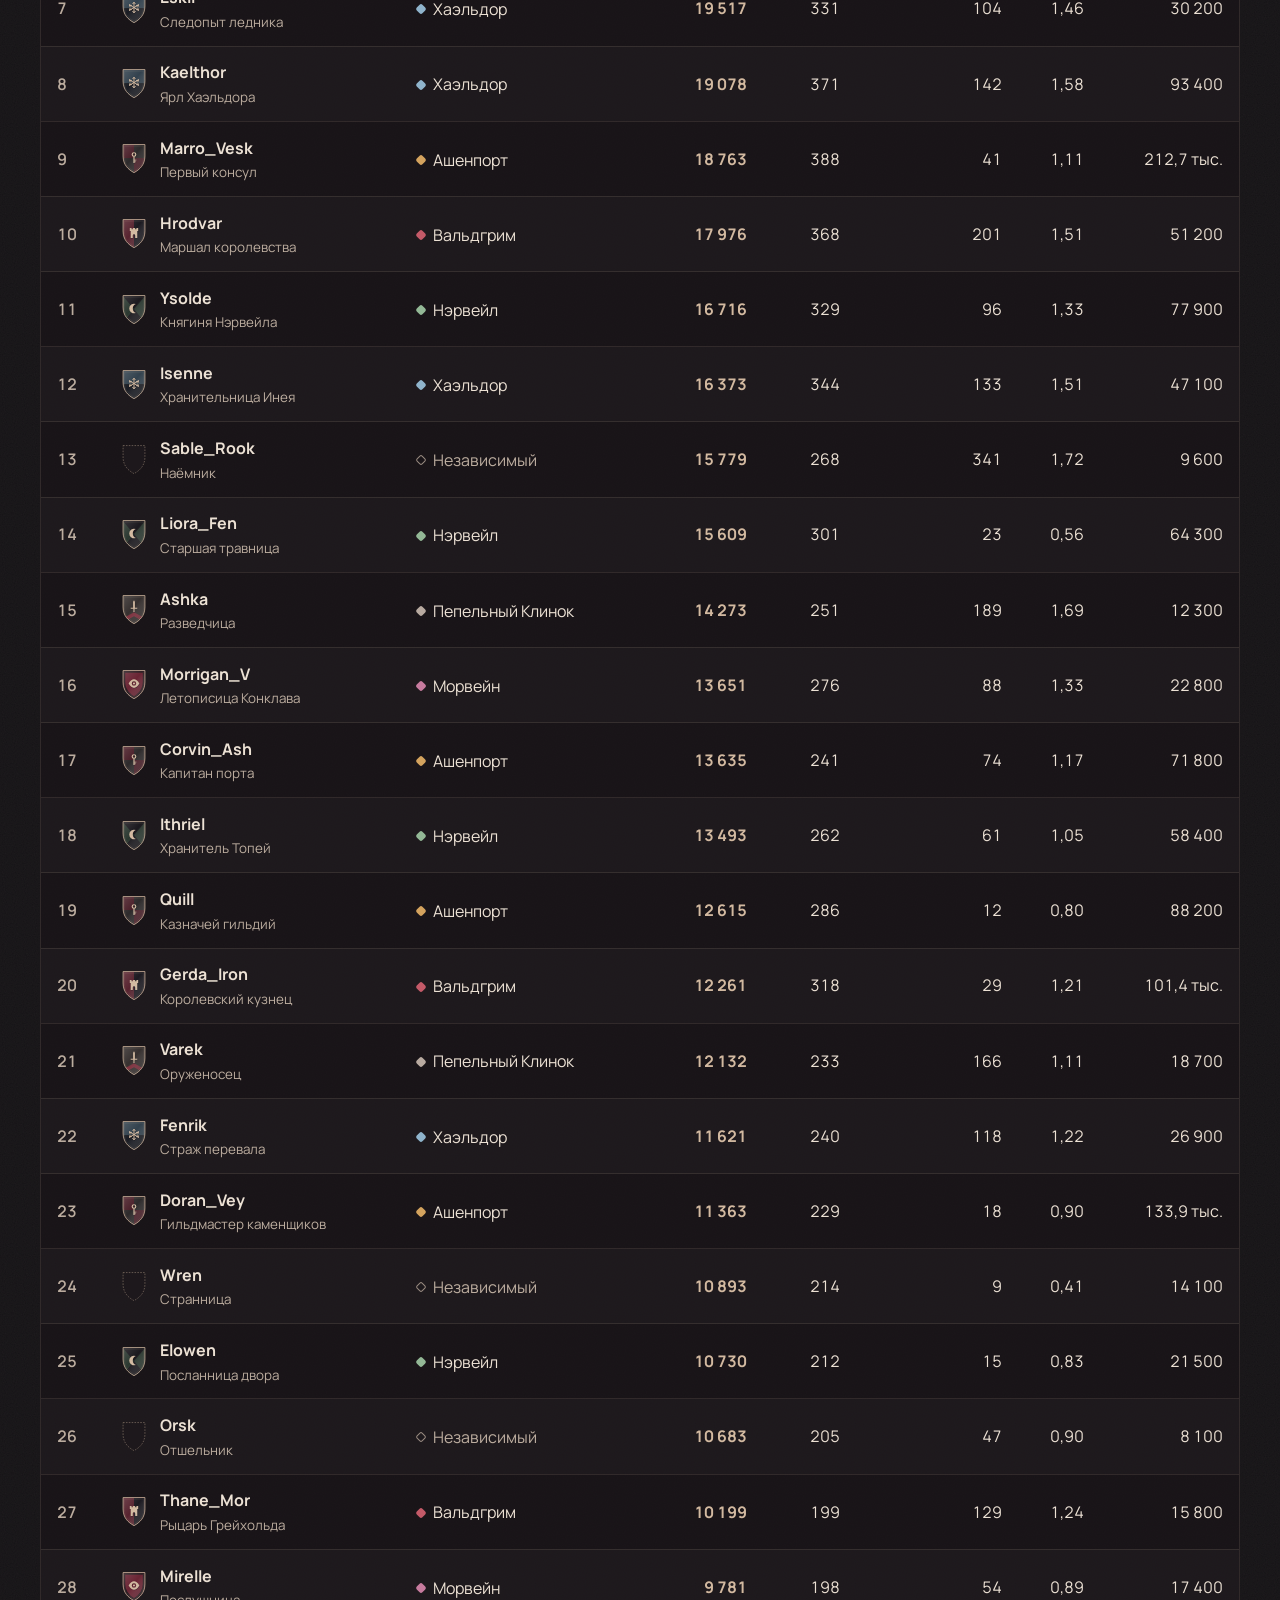
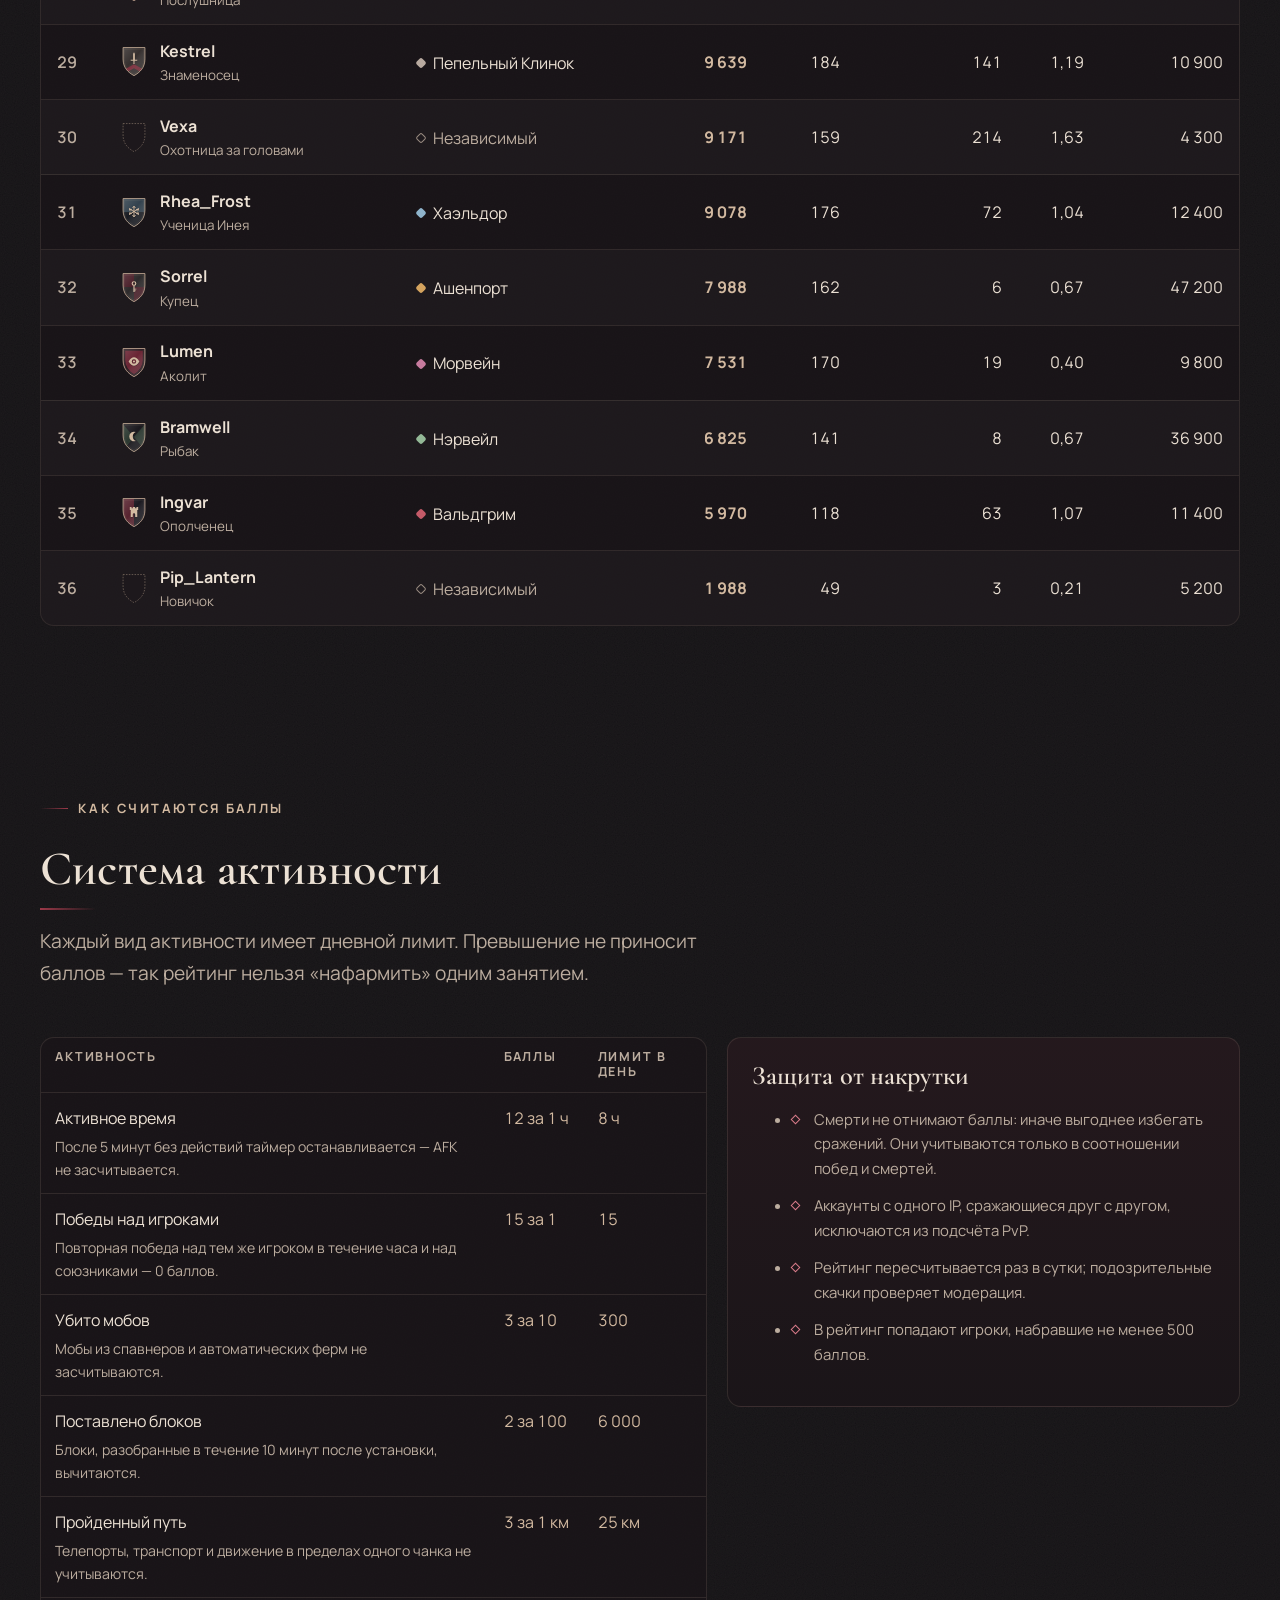
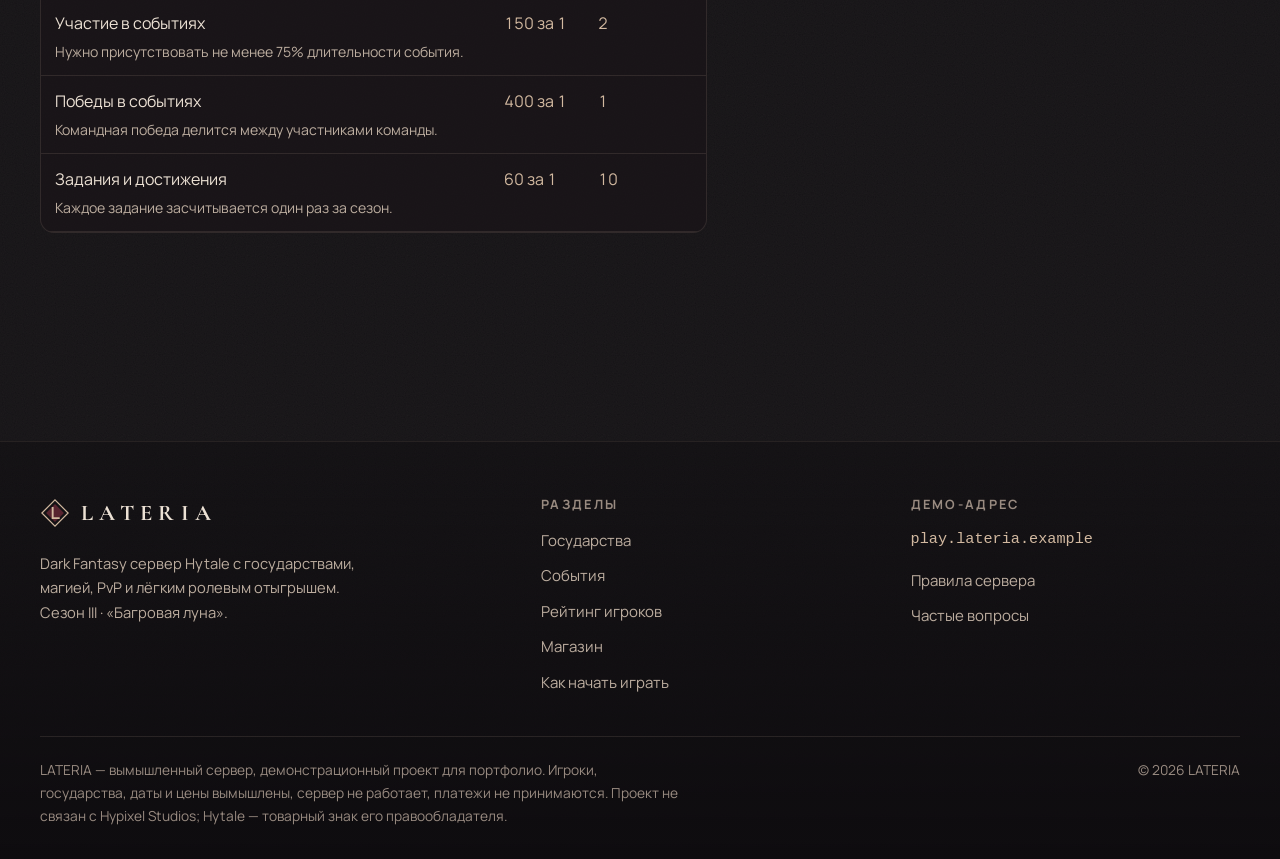
<file: ranking.html>
<!doctype html>
<html lang="ru" class="no-js">
<head>
  <meta charset="utf-8">
  <meta name="viewport" content="width=device-width, initial-scale=1">
  <title>Рейтинг игроков — LATERIA</title>
  <meta name="description" content="Рейтинг игроков LATERIA по баллам активности: PvP, строительство, исследование, события и задания.">
  <meta name="theme-color" content="#141215">
  <link rel="icon" href="assets/img/favicon.svg" type="image/svg+xml">
  <link rel="preconnect" href="https://fonts.googleapis.com">
  <link rel="preconnect" href="https://fonts.gstatic.com" crossorigin>
  <link rel="stylesheet" href="https://fonts.googleapis.com/css2?family=Cormorant+Garamond:ital,wght@0,500;0,600;0,700;1,500&family=Manrope:wght@400;500;600;700&display=swap">
  <link rel="stylesheet" href="assets/css/style.css">
  <script>document.documentElement.classList.replace('no-js', 'js');</script>
</head>
<body>
  <a class="skip-link" href="#main">Перейти к содержимому</a>

  <header class="site-header">
    <div class="container header__inner">
      <a class="brand" href="index.html" aria-label="LATERIA — на главную">
        <svg class="brand__mark" viewBox="0 0 32 32" aria-hidden="true" focusable="false"><path d="M16 2 30 16 16 30 2 16z" fill="none" stroke="currentColor" stroke-width="1.3"/><path d="M16 6.5 25.5 16 16 25.5 6.5 16z" fill="#57232F"/><path d="M13.5 10.5v11h6.5" fill="none" stroke="currentColor" stroke-width="2" stroke-linecap="square"/></svg>
        <span class="brand__name">LATERIA</span>
      </a>
      <button class="nav-toggle" type="button" aria-expanded="false" aria-controls="site-nav"><span class="nav-toggle__bar" aria-hidden="true"></span><span class="visually-hidden">Открыть меню</span></button>
      <nav id="site-nav" class="site-nav" aria-label="Основная навигация">
        <ul class="site-nav__list">
          <li><a href="index.html">Главная</a></li>
          <li><a href="states.html">Государства</a></li>
          <li><a href="events.html">События</a></li>
          <li><a href="ranking.html" aria-current="page">Рейтинг</a></li>
          <li><a href="shop.html">Магазин</a></li>
        </ul>
        <a class="btn btn--primary btn--sm site-nav__cta" href="play.html">Играть</a>
      </nav>
    </div>
  </header>

  <main id="main">
    <section class="page-hero page-hero--ranking" aria-labelledby="page-title">
      <span class="page-hero__emblem" data-icon="chevrons" aria-hidden="true"></span>
      <div class="page-hero__art"><img src="assets/img/ridge.svg" alt="" width="1920" height="480"></div>
      <div class="container page-hero__inner">
        <p class="eyebrow" data-season>Сезон III</p>
        <h1 id="page-title">Рейтинг игроков</h1>
        <p class="lead">Баллы активности начисляются за всё, чем живёт мир: сражения, строительство, исследования, события и задания. PvP — лишь одна из восьми дорог наверх.</p>
      </div>
    </section>

    <section class="section section--tight" aria-labelledby="top-title">
      <div class="container">
        <h2 class="visually-hidden" id="top-title">Лидеры сезона</h2>
        <div class="podium" id="podium"></div>

        <div class="toolbar">
          <div class="toolbar__side" style="flex:1">
            <div class="field" style="flex:1;min-width:220px;max-width:380px">
              <label class="field__label" for="search">Поиск по никнейму</label>
              <div class="input-icon">
                <svg viewBox="0 0 24 24" aria-hidden="true"><circle cx="11" cy="11" r="7" fill="none" stroke="currentColor" stroke-width="2"/><path d="M20 20l-4-4" stroke="currentColor" stroke-width="2" stroke-linecap="round"/></svg>
                <input class="input" type="search" id="search" placeholder="Например, Draven" autocomplete="off" spellcheck="false">
              </div>
            </div>
            <div class="field" style="min-width:200px">
              <label class="field__label" for="state-filter">Государство</label>
              <select class="select" id="state-filter"></select>
            </div>
          </div>
          <p class="result-count" id="result-count" aria-live="polite"></p>
        </div>

        <div class="table-scroll">
          <table class="ranking-table">
            <caption>Нажмите на никнейм, чтобы открыть профиль.</caption>
            <thead>
              <tr>
                <th scope="col">#</th>
                <th scope="col">Игрок</th>
                <th scope="col">Государство</th>
                <th scope="col" class="num" data-sort="score" aria-sort="descending"><button type="button">Баллы</button></th>
                <th scope="col" class="num" data-sort="hours"><button type="button">Часы</button></th>
                <th scope="col" class="num" data-sort="kills"><button type="button">Победы PvP</button></th>
                <th scope="col" class="num" data-sort="kd"><button type="button">K/D</button></th>
                <th scope="col" class="num" data-sort="blocks"><button type="button">Блоки</button></th>
              </tr>
            </thead>
            <tbody id="ranking-body"></tbody>
          </table>
          <div id="ranking-empty" hidden class="empty"><h3>Игрок не найден</h3><p>Проверьте написание никнейма или сбросьте фильтр государства.</p></div>
        </div>
      </div>
    </section>

    <section class="section" aria-labelledby="rules-title">
      <div class="container">
        <div class="section-head">
          <div>
            <p class="eyebrow">Как считаются баллы</p>
            <h2 id="rules-title">Система активности</h2>
            <p class="lead">Каждый вид активности имеет дневной лимит. Превышение не приносит баллов — так рейтинг нельзя «нафармить» одним занятием.</p>
          </div>
        </div>
        <div class="score-rules">
          <div class="table-scroll">
            <table class="rules-table">
              <thead><tr><th scope="col">Активность</th><th scope="col">Баллы</th><th scope="col">Лимит в день</th></tr></thead>
              <tbody id="rules-body"></tbody>
            </table>
          </div>
          <div class="card rules-notes">
            <h3>Защита от накрутки</h3>
            <ul id="rules-notes"></ul>
          </div>
        </div>
      </div>
    </section>

    <dialog class="modal" id="player-modal" aria-labelledby="player-modal-title">
      <div class="modal__inner" data-modal-body></div>
    </dialog>

    <noscript><div class="container"><p class="notice">Для отображения рейтинга включите JavaScript.</p></div></noscript>
  </main>

  <footer class="site-footer">
    <div class="container footer__grid">
      <div class="footer__about">
        <a class="brand" href="index.html" aria-label="LATERIA — на главную">
          <svg class="brand__mark" viewBox="0 0 32 32" aria-hidden="true" focusable="false"><path d="M16 2 30 16 16 30 2 16z" fill="none" stroke="currentColor" stroke-width="1.3"/><path d="M16 6.5 25.5 16 16 25.5 6.5 16z" fill="#57232F"/><path d="M13.5 10.5v11h6.5" fill="none" stroke="currentColor" stroke-width="2" stroke-linecap="square"/></svg>
          <span class="brand__name">LATERIA</span>
        </a>
        <p>Dark Fantasy сервер Hytale с государствами, магией, PvP и лёгким ролевым отыгрышем. <span data-season></span>.</p>
      </div>
      <nav aria-label="Разделы сайта">
        <p class="footer__title">Разделы</p>
        <ul class="footer__links">
          <li><a href="states.html">Государства</a></li>
          <li><a href="events.html">События</a></li>
          <li><a href="ranking.html">Рейтинг игроков</a></li>
          <li><a href="shop.html">Магазин</a></li>
          <li><a href="play.html">Как начать играть</a></li>
        </ul>
      </nav>
      <div>
        <p class="footer__title">Демо-адрес</p>
        <p class="footer__server" data-server-address>play.lateria.example</p>
        <ul class="footer__links">
          <li><a href="play.html#rules">Правила сервера</a></li>
          <li><a href="play.html#faq">Частые вопросы</a></li>
        </ul>
      </div>
    </div>
    <div class="container footer__legal">
      <p>LATERIA — вымышленный сервер, демонстрационный проект для портфолио. Игроки, государства, даты и цены вымышлены, сервер не работает, платежи не принимаются. Проект не связан с Hypixel Studios; Hytale — товарный знак его правообладателя.</p>
      <p>© 2026 LATERIA</p>
    </div>
  </footer>

  <script src="assets/js/data.js" defer></script>
  <script src="assets/js/db.js" defer></script>
  <script src="assets/js/heraldry.js" defer></script>
  <script src="assets/js/common.js" defer></script>
  <script src="assets/js/ui.js" defer></script>
  <script src="assets/js/pages/ranking.js" defer></script>
</body>
</html>
</file>
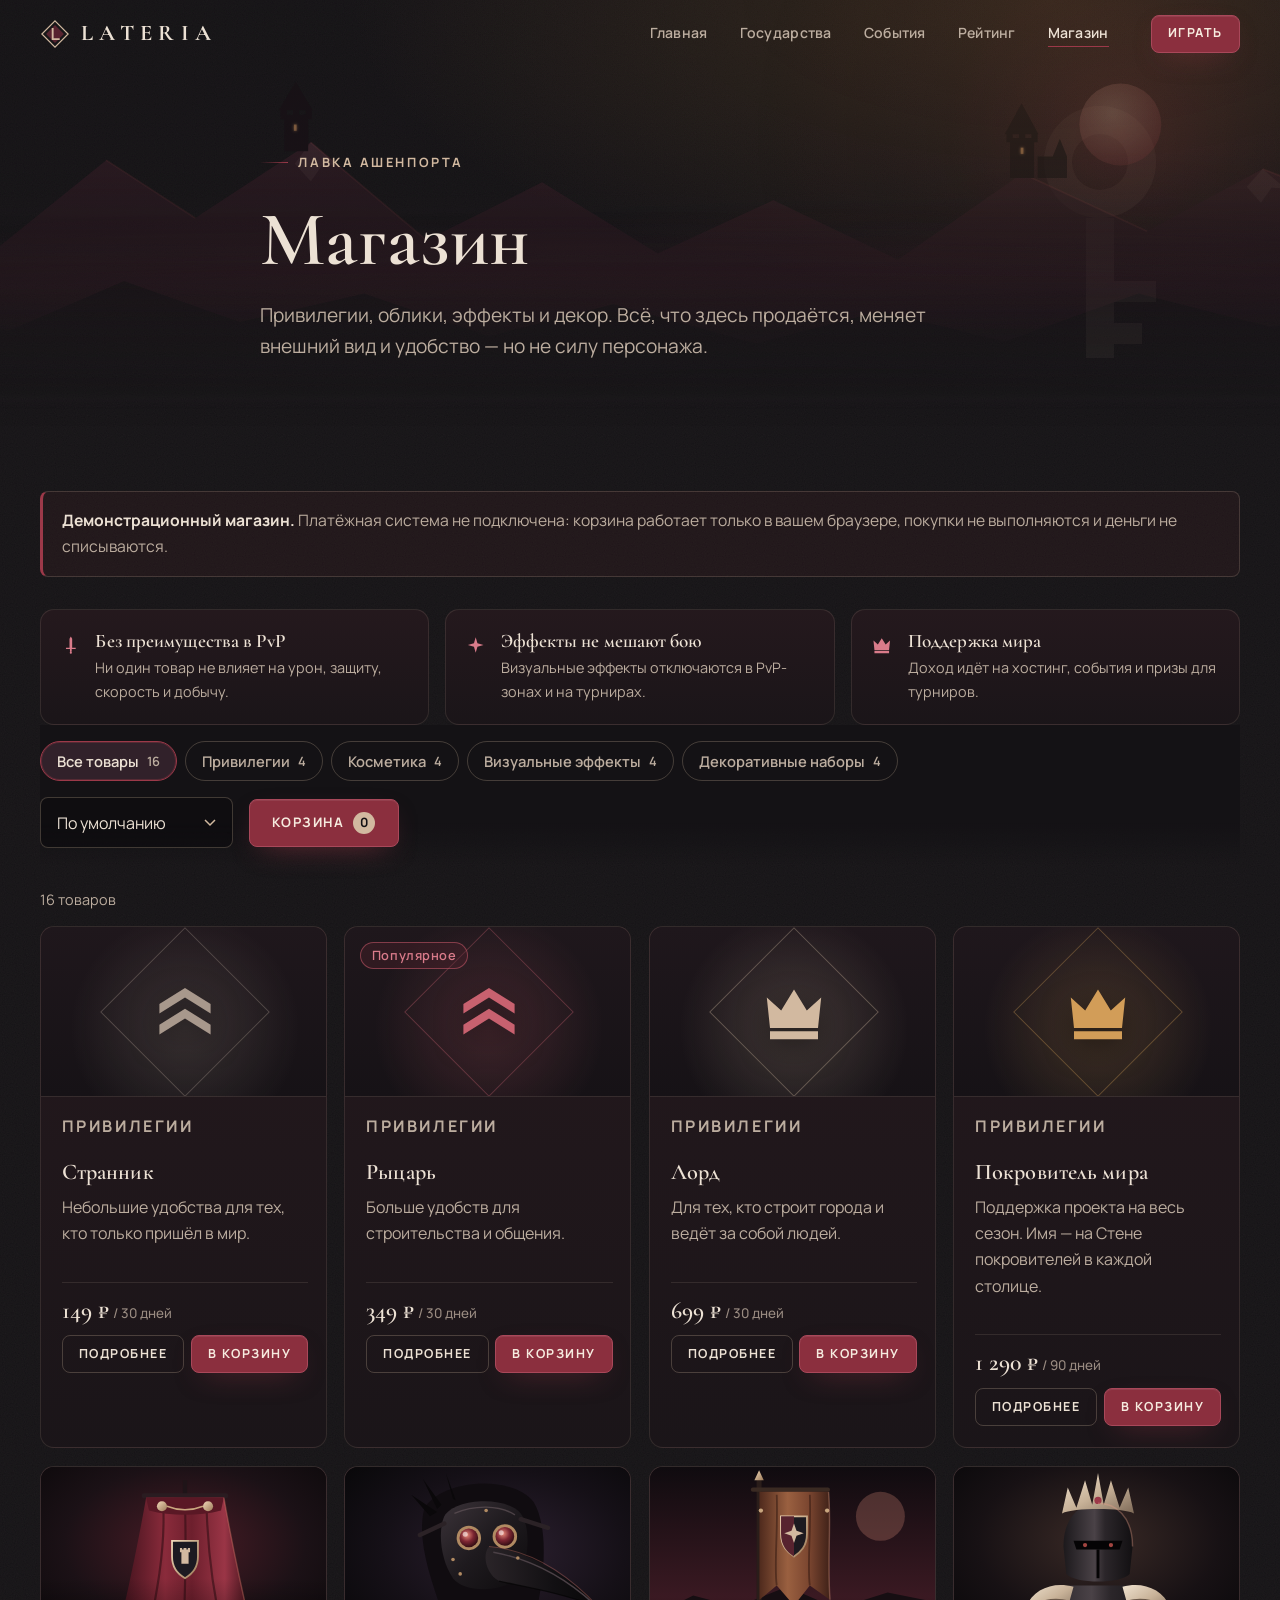
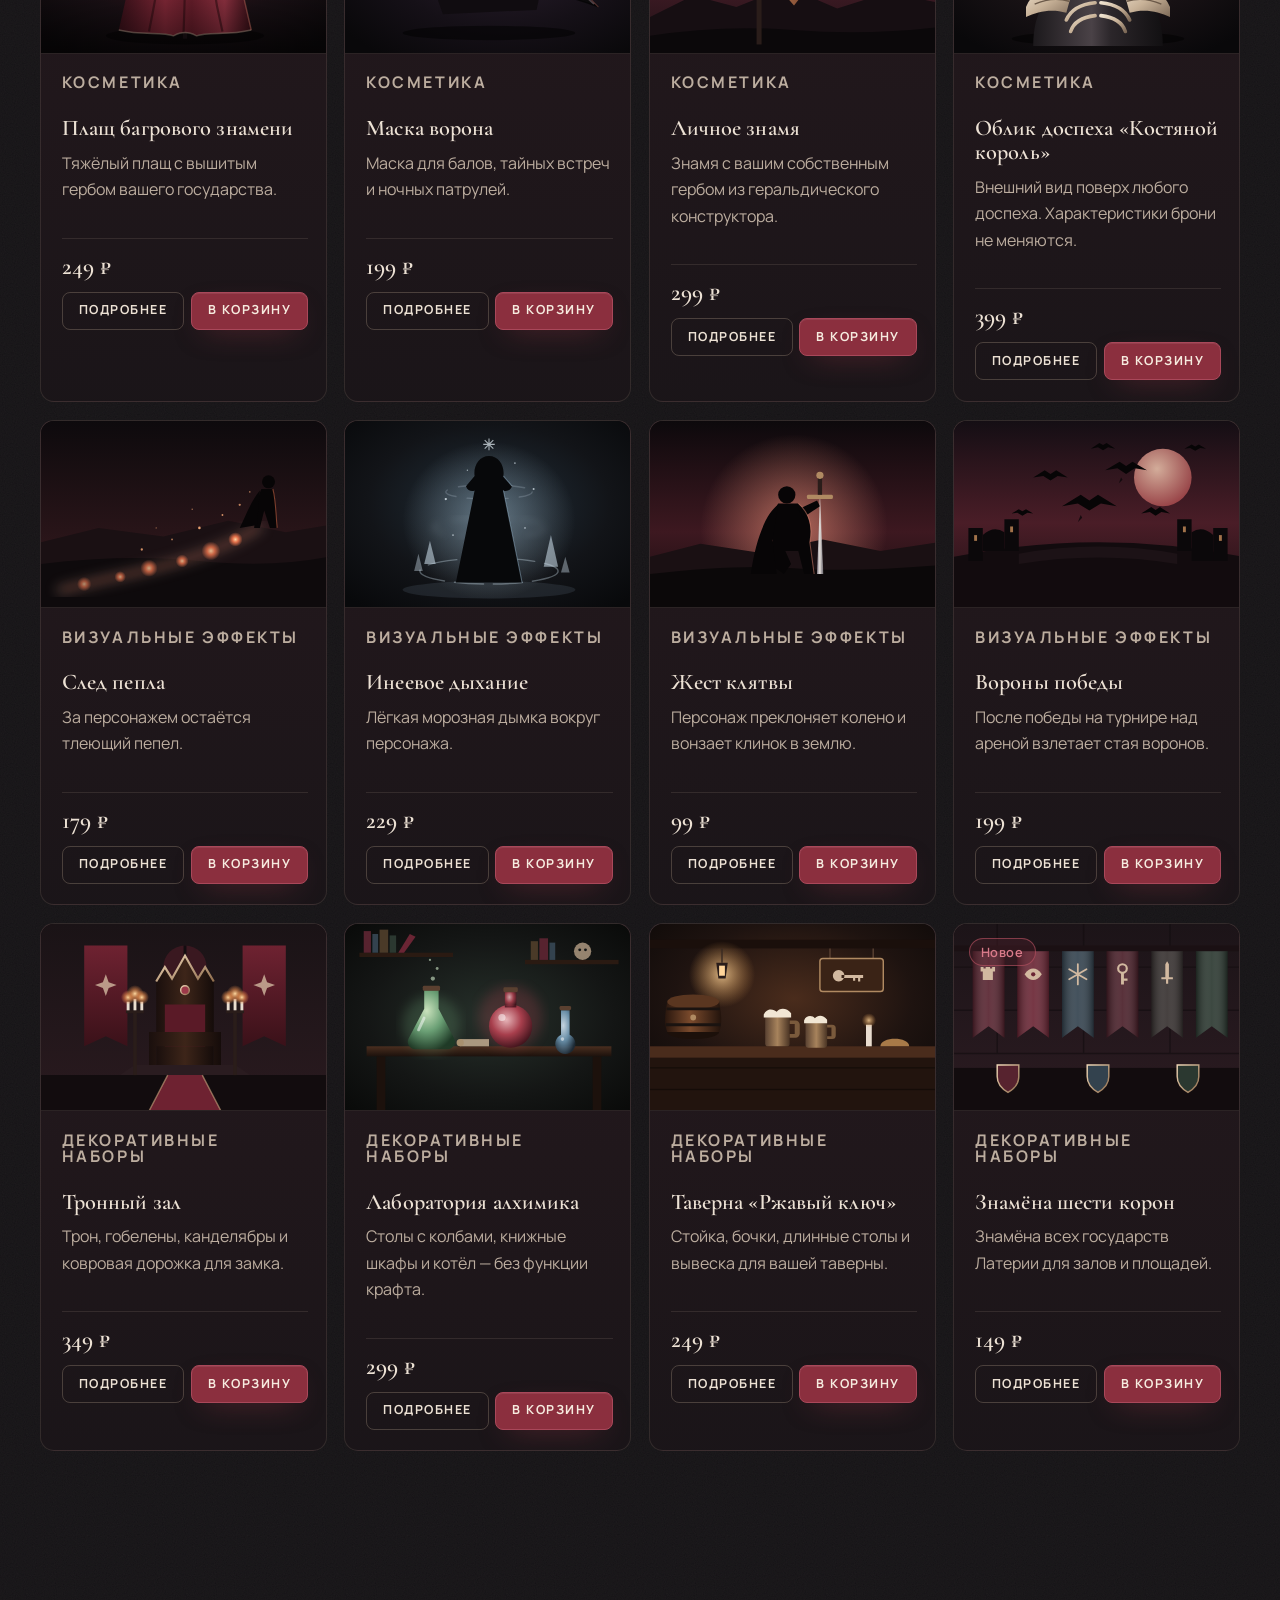
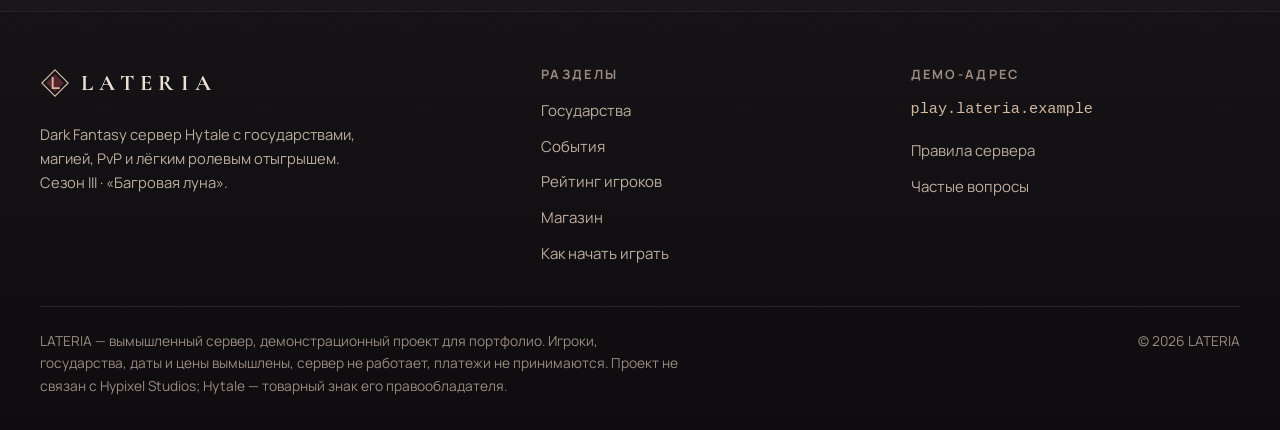
<file: shop.html>
<!doctype html>
<html lang="ru" class="no-js">
<head>
  <meta charset="utf-8">
  <meta name="viewport" content="width=device-width, initial-scale=1">
  <title>Магазин — LATERIA</title>
  <meta name="description" content="Демонстрационный магазин LATERIA: привилегии, косметика, эффекты и декор без преимущества в PvP.">
  <meta name="theme-color" content="#141215">
  <link rel="icon" href="assets/img/favicon.svg" type="image/svg+xml">
  <link rel="preconnect" href="https://fonts.googleapis.com">
  <link rel="preconnect" href="https://fonts.gstatic.com" crossorigin>
  <link rel="stylesheet" href="https://fonts.googleapis.com/css2?family=Cormorant+Garamond:ital,wght@0,500;0,600;0,700;1,500&family=Manrope:wght@400;500;600;700&display=swap">
  <link rel="stylesheet" href="assets/css/style.css">
  <script>document.documentElement.classList.replace('no-js', 'js');</script>
</head>
<body>
  <a class="skip-link" href="#main">Перейти к содержимому</a>

  <header class="site-header">
    <div class="container header__inner">
      <a class="brand" href="index.html" aria-label="LATERIA — на главную">
        <svg class="brand__mark" viewBox="0 0 32 32" aria-hidden="true" focusable="false"><path d="M16 2 30 16 16 30 2 16z" fill="none" stroke="currentColor" stroke-width="1.3"/><path d="M16 6.5 25.5 16 16 25.5 6.5 16z" fill="#57232F"/><path d="M13.5 10.5v11h6.5" fill="none" stroke="currentColor" stroke-width="2" stroke-linecap="square"/></svg>
        <span class="brand__name">LATERIA</span>
      </a>
      <button class="nav-toggle" type="button" aria-expanded="false" aria-controls="site-nav"><span class="nav-toggle__bar" aria-hidden="true"></span><span class="visually-hidden">Открыть меню</span></button>
      <nav id="site-nav" class="site-nav" aria-label="Основная навигация">
        <ul class="site-nav__list">
          <li><a href="index.html">Главная</a></li>
          <li><a href="states.html">Государства</a></li>
          <li><a href="events.html">События</a></li>
          <li><a href="ranking.html">Рейтинг</a></li>
          <li><a href="shop.html" aria-current="page">Магазин</a></li>
        </ul>
        <a class="btn btn--primary btn--sm site-nav__cta" href="play.html">Играть</a>
      </nav>
    </div>
  </header>

  <main id="main">
    <section class="page-hero page-hero--shop" aria-labelledby="page-title">
      <span class="page-hero__emblem" data-icon="key" aria-hidden="true"></span>
      <div class="page-hero__art"><img src="assets/img/ridge.svg" alt="" width="1920" height="480"></div>
      <div class="container page-hero__inner">
        <p class="eyebrow">Лавка Ашенпорта</p>
        <h1 id="page-title">Магазин</h1>
        <p class="lead">Привилегии, облики, эффекты и декор. Всё, что здесь продаётся, меняет внешний вид и удобство — но не силу персонажа.</p>
      </div>
    </section>

    <section class="section section--tight" aria-labelledby="catalog-title">
      <div class="container">
        <p class="notice notice--accent" style="margin-bottom:2rem"><span><strong>Демонстрационный магазин.</strong> Платёжная система не подключена: корзина работает только в вашем браузере, покупки не выполняются и деньги не списываются.</span></p>

        <ul class="shop-principles">
          <li class="card principle reveal"><span data-icon="sword"></span><div><h3>Без преимущества в PvP</h3><p>Ни один товар не влияет на урон, защиту, скорость и добычу.</p></div></li>
          <li class="card principle reveal"><span data-icon="spark"></span><div><h3>Эффекты не мешают бою</h3><p>Визуальные эффекты отключаются в PvP-зонах и на турнирах.</p></div></li>
          <li class="card principle reveal"><span data-icon="crown"></span><div><h3>Поддержка мира</h3><p>Доход идёт на хостинг, события и призы для турниров.</p></div></li>
        </ul>

        <h2 class="visually-hidden" id="catalog-title">Каталог</h2>
        <div class="shop-bar">
          <div class="toolbar" style="margin:0">
            <div class="chips" role="group" aria-label="Категория" id="cat-filter"></div>
            <div class="toolbar__side">
              <label class="visually-hidden" for="sort">Сортировка</label>
              <select class="select" id="sort" style="width:auto">
                <option value="default">По умолчанию</option>
                <option value="price-asc">Сначала дешевле</option>
                <option value="price-desc">Сначала дороже</option>
              </select>
              <button class="btn btn--primary cart-btn" type="button" id="cart-open">
                Корзина <span class="cart-btn__count" id="cart-count">0</span>
              </button>
            </div>
          </div>
        </div>
        <p class="result-count" id="result-count" aria-live="polite"></p>
        <div class="products" id="products"></div>
      </div>
    </section>

    <dialog class="modal" id="item-modal" aria-labelledby="item-modal-title">
      <div class="modal__inner" data-modal-body></div>
    </dialog>
    <dialog class="modal modal--sm" id="cart-modal" aria-labelledby="cart-modal-title">
      <div class="modal__inner" data-modal-body></div>
    </dialog>

    <noscript><div class="container"><p class="notice">Для работы магазина включите JavaScript.</p></div></noscript>
  </main>

  <footer class="site-footer">
    <div class="container footer__grid">
      <div class="footer__about">
        <a class="brand" href="index.html" aria-label="LATERIA — на главную">
          <svg class="brand__mark" viewBox="0 0 32 32" aria-hidden="true" focusable="false"><path d="M16 2 30 16 16 30 2 16z" fill="none" stroke="currentColor" stroke-width="1.3"/><path d="M16 6.5 25.5 16 16 25.5 6.5 16z" fill="#57232F"/><path d="M13.5 10.5v11h6.5" fill="none" stroke="currentColor" stroke-width="2" stroke-linecap="square"/></svg>
          <span class="brand__name">LATERIA</span>
        </a>
        <p>Dark Fantasy сервер Hytale с государствами, магией, PvP и лёгким ролевым отыгрышем. <span data-season></span>.</p>
      </div>
      <nav aria-label="Разделы сайта">
        <p class="footer__title">Разделы</p>
        <ul class="footer__links">
          <li><a href="states.html">Государства</a></li>
          <li><a href="events.html">События</a></li>
          <li><a href="ranking.html">Рейтинг игроков</a></li>
          <li><a href="shop.html">Магазин</a></li>
          <li><a href="play.html">Как начать играть</a></li>
        </ul>
      </nav>
      <div>
        <p class="footer__title">Демо-адрес</p>
        <p class="footer__server" data-server-address>play.lateria.example</p>
        <ul class="footer__links">
          <li><a href="play.html#rules">Правила сервера</a></li>
          <li><a href="play.html#faq">Частые вопросы</a></li>
        </ul>
      </div>
    </div>
    <div class="container footer__legal">
      <p>LATERIA — вымышленный сервер, демонстрационный проект для портфолио. Игроки, государства, даты и цены вымышлены, сервер не работает, платежи не принимаются. Проект не связан с Hypixel Studios; Hytale — товарный знак его правообладателя.</p>
      <p>© 2026 LATERIA</p>
    </div>
  </footer>

  <script src="assets/js/data.js" defer></script>
  <script src="assets/js/db.js" defer></script>
  <script src="assets/js/heraldry.js" defer></script>
  <script src="assets/js/common.js" defer></script>
  <script src="assets/js/ui.js" defer></script>
  <script src="assets/js/pages/shop.js" defer></script>
</body>
</html>
</file>
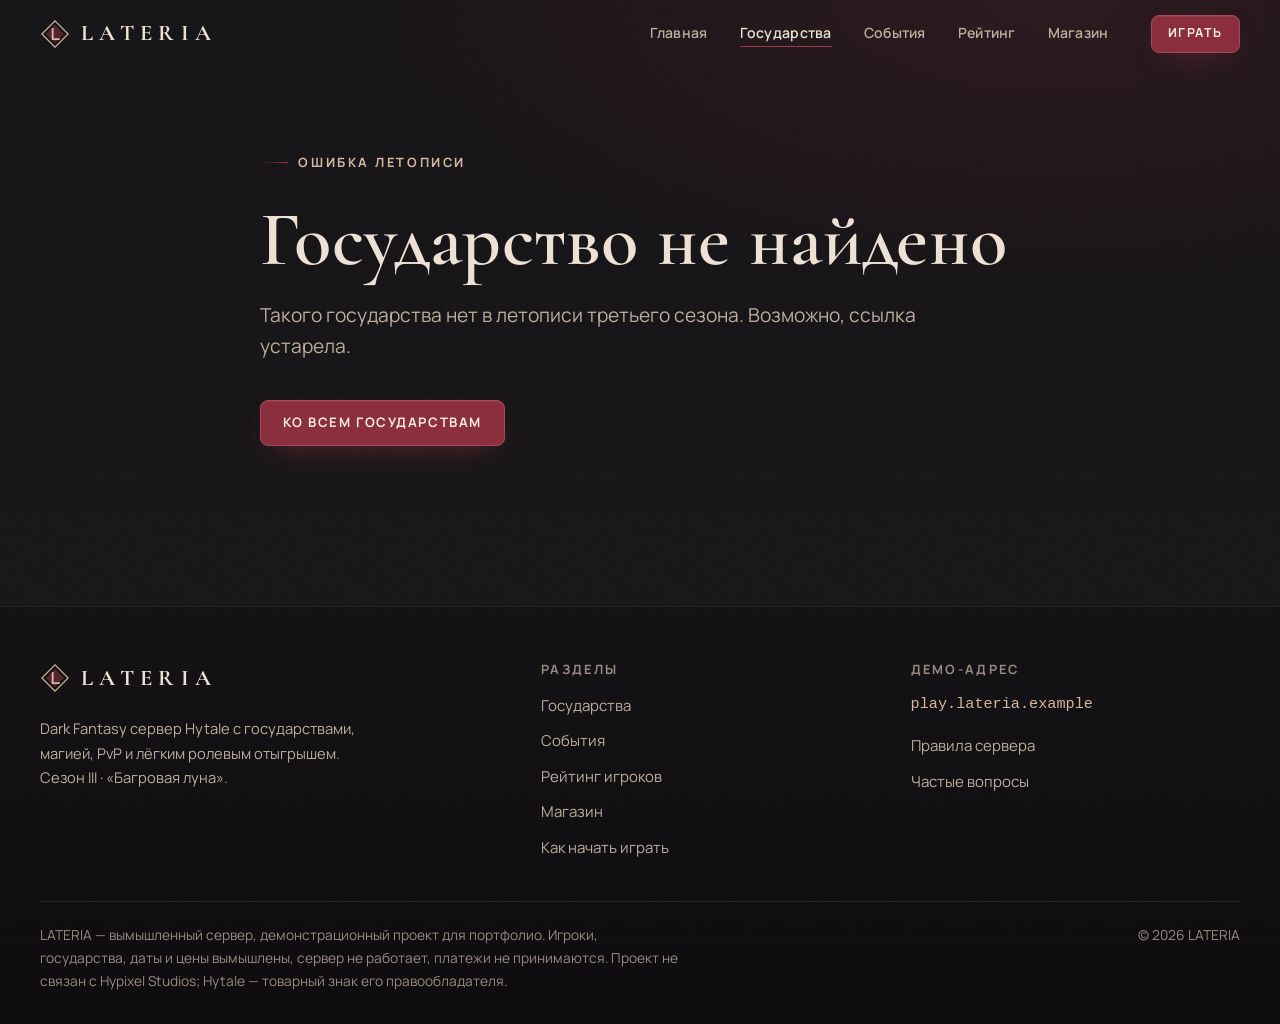
<file: state.html>
<!doctype html>
<html lang="ru" class="no-js">
<head>
  <meta charset="utf-8">
  <meta name="viewport" content="width=device-width, initial-scale=1">
  <title>Государство — LATERIA</title>
  <meta name="description" content="Профиль государства мира LATERIA: правитель, казна, территория, союзы, войны и история.">
  <meta name="theme-color" content="#141215">
  <link rel="icon" href="assets/img/favicon.svg" type="image/svg+xml">
  <link rel="preconnect" href="https://fonts.googleapis.com">
  <link rel="preconnect" href="https://fonts.gstatic.com" crossorigin>
  <link rel="stylesheet" href="https://fonts.googleapis.com/css2?family=Cormorant+Garamond:ital,wght@0,500;0,600;0,700;1,500&family=Manrope:wght@400;500;600;700&display=swap">
  <link rel="stylesheet" href="assets/css/style.css">
  <script>document.documentElement.classList.replace('no-js', 'js');</script>
</head>
<body>
  <a class="skip-link" href="#main">Перейти к содержимому</a>

  <header class="site-header">
    <div class="container header__inner">
      <a class="brand" href="index.html" aria-label="LATERIA — на главную">
        <svg class="brand__mark" viewBox="0 0 32 32" aria-hidden="true" focusable="false"><path d="M16 2 30 16 16 30 2 16z" fill="none" stroke="currentColor" stroke-width="1.3"/><path d="M16 6.5 25.5 16 16 25.5 6.5 16z" fill="#57232F"/><path d="M13.5 10.5v11h6.5" fill="none" stroke="currentColor" stroke-width="2" stroke-linecap="square"/></svg>
        <span class="brand__name">LATERIA</span>
      </a>
      <button class="nav-toggle" type="button" aria-expanded="false" aria-controls="site-nav"><span class="nav-toggle__bar" aria-hidden="true"></span><span class="visually-hidden">Открыть меню</span></button>
      <nav id="site-nav" class="site-nav" aria-label="Основная навигация">
        <ul class="site-nav__list">
          <li><a href="index.html">Главная</a></li>
          <li><a href="states.html" aria-current="page">Государства</a></li>
          <li><a href="events.html">События</a></li>
          <li><a href="ranking.html">Рейтинг</a></li>
          <li><a href="shop.html">Магазин</a></li>
        </ul>
        <a class="btn btn--primary btn--sm site-nav__cta" href="play.html">Играть</a>
      </nav>
    </div>
  </header>

  <main id="main">
    <div id="state-root">
      <noscript><div class="container" style="padding-top:8rem"><p class="notice">Для отображения профиля государства включите JavaScript. <a href="states.html">Ко всем государствам</a></p></div></noscript>
    </div>
  </main>

  <footer class="site-footer">
    <div class="container footer__grid">
      <div class="footer__about">
        <a class="brand" href="index.html" aria-label="LATERIA — на главную">
          <svg class="brand__mark" viewBox="0 0 32 32" aria-hidden="true" focusable="false"><path d="M16 2 30 16 16 30 2 16z" fill="none" stroke="currentColor" stroke-width="1.3"/><path d="M16 6.5 25.5 16 16 25.5 6.5 16z" fill="#57232F"/><path d="M13.5 10.5v11h6.5" fill="none" stroke="currentColor" stroke-width="2" stroke-linecap="square"/></svg>
          <span class="brand__name">LATERIA</span>
        </a>
        <p>Dark Fantasy сервер Hytale с государствами, магией, PvP и лёгким ролевым отыгрышем. <span data-season></span>.</p>
      </div>
      <nav aria-label="Разделы сайта">
        <p class="footer__title">Разделы</p>
        <ul class="footer__links">
          <li><a href="states.html">Государства</a></li>
          <li><a href="events.html">События</a></li>
          <li><a href="ranking.html">Рейтинг игроков</a></li>
          <li><a href="shop.html">Магазин</a></li>
          <li><a href="play.html">Как начать играть</a></li>
        </ul>
      </nav>
      <div>
        <p class="footer__title">Демо-адрес</p>
        <p class="footer__server" data-server-address>play.lateria.example</p>
        <ul class="footer__links">
          <li><a href="play.html#rules">Правила сервера</a></li>
          <li><a href="play.html#faq">Частые вопросы</a></li>
        </ul>
      </div>
    </div>
    <div class="container footer__legal">
      <p>LATERIA — вымышленный сервер, демонстрационный проект для портфолио. Игроки, государства, даты и цены вымышлены, сервер не работает, платежи не принимаются. Проект не связан с Hypixel Studios; Hytale — товарный знак его правообладателя.</p>
      <p>© 2026 LATERIA</p>
    </div>
  </footer>

  <script src="assets/js/data.js" defer></script>
  <script src="assets/js/db.js" defer></script>
  <script src="assets/js/heraldry.js" defer></script>
  <script src="assets/js/common.js" defer></script>
  <script src="assets/js/ui.js" defer></script>
  <script src="assets/js/pages/state.js" defer></script>
</body>
</html>
</file>
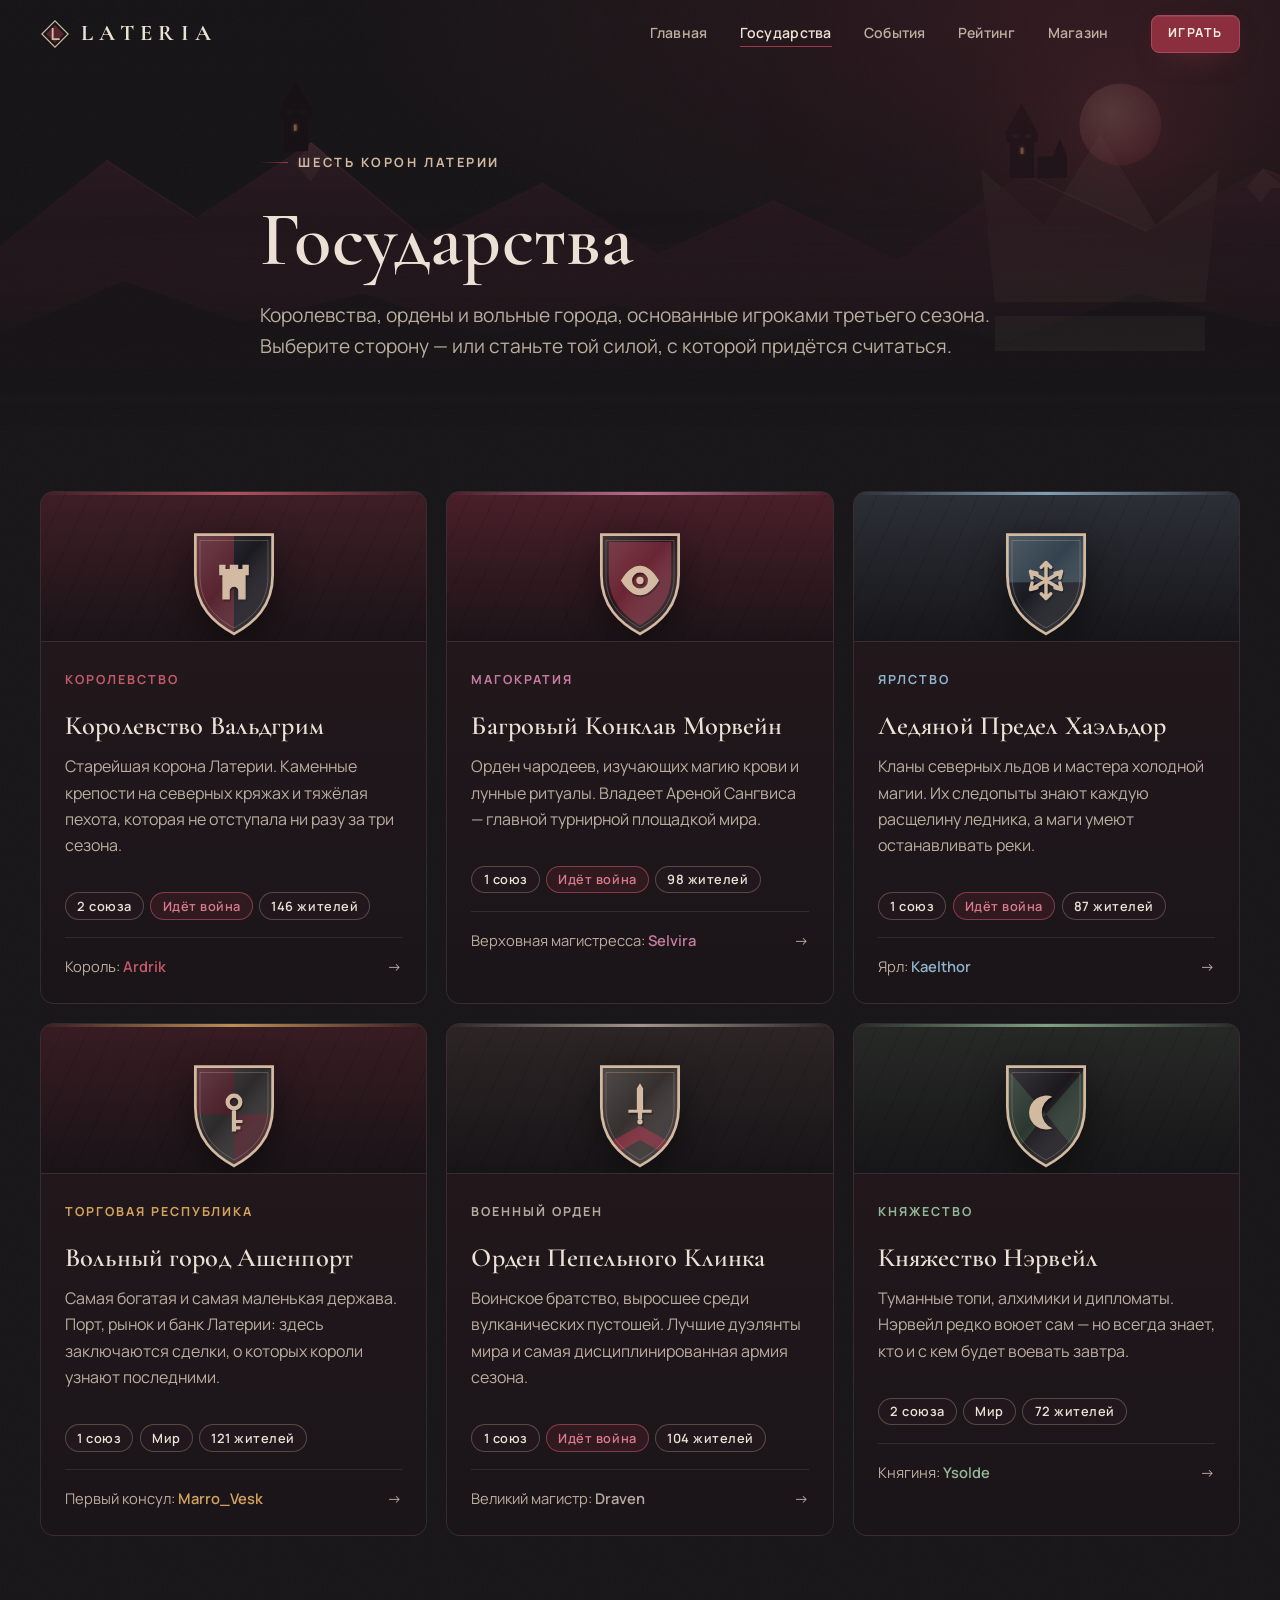
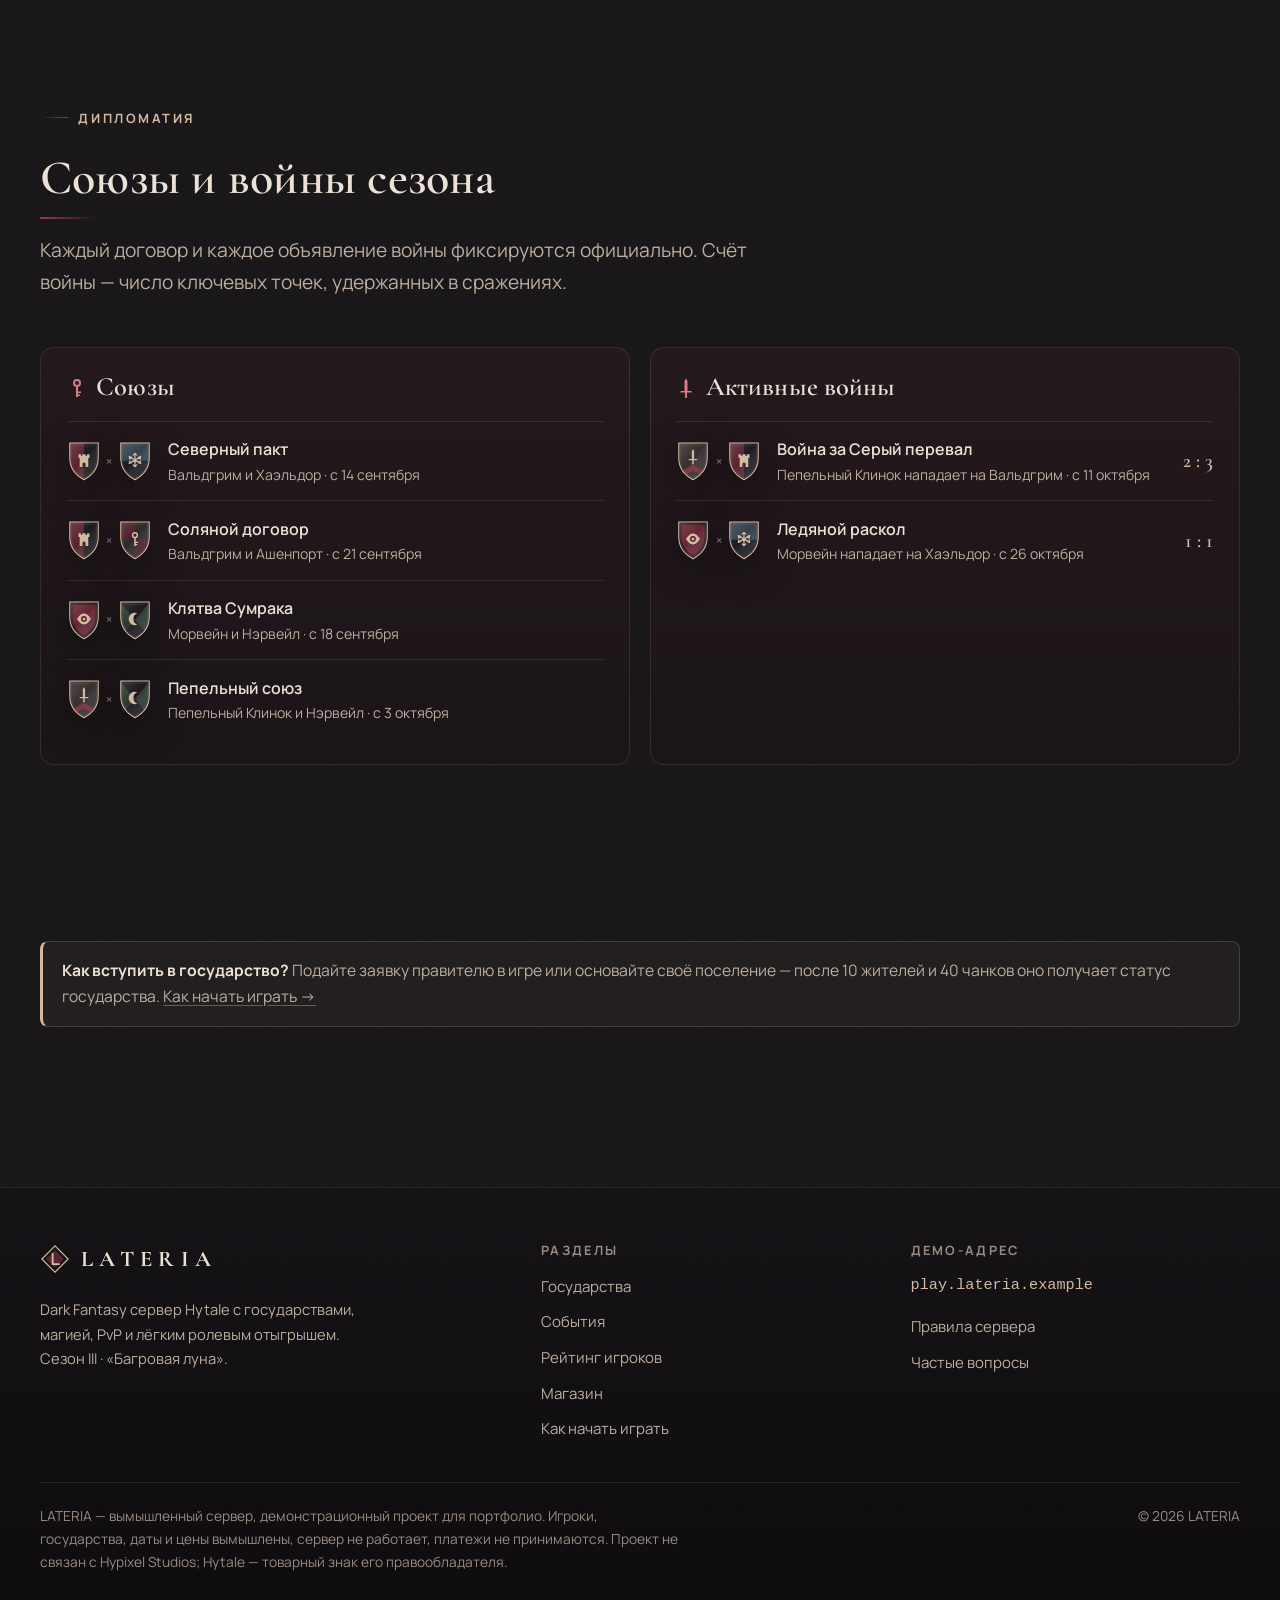
<file: states.html>
<!doctype html>
<html lang="ru" class="no-js">
<head>
  <meta charset="utf-8">
  <meta name="viewport" content="width=device-width, initial-scale=1">
  <title>Государства — LATERIA</title>
  <meta name="description" content="Шесть государств мира LATERIA: гербы, правители, казна, союзы и войны.">
  <meta name="theme-color" content="#141215">
  <link rel="icon" href="assets/img/favicon.svg" type="image/svg+xml">
  <link rel="preconnect" href="https://fonts.googleapis.com">
  <link rel="preconnect" href="https://fonts.gstatic.com" crossorigin>
  <link rel="stylesheet" href="https://fonts.googleapis.com/css2?family=Cormorant+Garamond:ital,wght@0,500;0,600;0,700;1,500&family=Manrope:wght@400;500;600;700&display=swap">
  <link rel="stylesheet" href="assets/css/style.css">
  <script>document.documentElement.classList.replace('no-js', 'js');</script>
</head>
<body>
  <a class="skip-link" href="#main">Перейти к содержимому</a>

  <header class="site-header">
    <div class="container header__inner">
      <a class="brand" href="index.html" aria-label="LATERIA — на главную">
        <svg class="brand__mark" viewBox="0 0 32 32" aria-hidden="true" focusable="false"><path d="M16 2 30 16 16 30 2 16z" fill="none" stroke="currentColor" stroke-width="1.3"/><path d="M16 6.5 25.5 16 16 25.5 6.5 16z" fill="#57232F"/><path d="M13.5 10.5v11h6.5" fill="none" stroke="currentColor" stroke-width="2" stroke-linecap="square"/></svg>
        <span class="brand__name">LATERIA</span>
      </a>
      <button class="nav-toggle" type="button" aria-expanded="false" aria-controls="site-nav"><span class="nav-toggle__bar" aria-hidden="true"></span><span class="visually-hidden">Открыть меню</span></button>
      <nav id="site-nav" class="site-nav" aria-label="Основная навигация">
        <ul class="site-nav__list">
          <li><a href="index.html">Главная</a></li>
          <li><a href="states.html" aria-current="page">Государства</a></li>
          <li><a href="events.html">События</a></li>
          <li><a href="ranking.html">Рейтинг</a></li>
          <li><a href="shop.html">Магазин</a></li>
        </ul>
        <a class="btn btn--primary btn--sm site-nav__cta" href="play.html">Играть</a>
      </nav>
    </div>
  </header>

  <main id="main">
    <section class="page-hero page-hero--states" aria-labelledby="page-title">
      <span class="page-hero__emblem" data-icon="crown" aria-hidden="true"></span>
      <div class="page-hero__art"><img src="assets/img/ridge.svg" alt="" width="1920" height="480"></div>
      <div class="container page-hero__inner">
        <p class="eyebrow">Шесть корон Латерии</p>
        <h1 id="page-title">Государства</h1>
        <p class="lead">Королевства, ордены и вольные города, основанные игроками третьего сезона. Выберите сторону — или станьте той силой, с которой придётся считаться.</p>
      </div>
    </section>

    <section class="section section--tight" aria-labelledby="grid-title">
      <div class="container">
        <h2 class="visually-hidden" id="grid-title">Список государств</h2>
        <div class="states-grid" id="states-grid"></div>
      </div>
    </section>

    <section class="section" aria-labelledby="diplomacy-title">
      <div class="container">
        <div class="section-head">
          <div>
            <p class="eyebrow">Дипломатия</p>
            <h2 id="diplomacy-title">Союзы и войны сезона</h2>
            <p class="lead">Каждый договор и каждое объявление войны фиксируются официально. Счёт войны — число ключевых точек, удержанных в сражениях.</p>
          </div>
        </div>
        <div class="diplomacy">
          <div class="card diplomacy__col reveal">
            <h3><span data-icon="key"></span>Союзы</h3>
            <ul class="relations" id="alliances"></ul>
          </div>
          <div class="card diplomacy__col reveal">
            <h3><span data-icon="sword"></span>Активные войны</h3>
            <ul class="relations" id="wars"></ul>
          </div>
        </div>
      </div>
    </section>

    <section class="section section--tight">
      <div class="container">
        <p class="notice"><span><strong>Как вступить в государство?</strong> Подайте заявку правителю в игре или основайте своё поселение — после 10 жителей и 40 чанков оно получает статус государства. <a href="play.html">Как начать играть →</a></span></p>
      </div>
    </section>

    <noscript><div class="container"><p class="notice">Для отображения данных мира включите JavaScript.</p></div></noscript>
  </main>

  <footer class="site-footer">
    <div class="container footer__grid">
      <div class="footer__about">
        <a class="brand" href="index.html" aria-label="LATERIA — на главную">
          <svg class="brand__mark" viewBox="0 0 32 32" aria-hidden="true" focusable="false"><path d="M16 2 30 16 16 30 2 16z" fill="none" stroke="currentColor" stroke-width="1.3"/><path d="M16 6.5 25.5 16 16 25.5 6.5 16z" fill="#57232F"/><path d="M13.5 10.5v11h6.5" fill="none" stroke="currentColor" stroke-width="2" stroke-linecap="square"/></svg>
          <span class="brand__name">LATERIA</span>
        </a>
        <p>Dark Fantasy сервер Hytale с государствами, магией, PvP и лёгким ролевым отыгрышем. <span data-season></span>.</p>
      </div>
      <nav aria-label="Разделы сайта">
        <p class="footer__title">Разделы</p>
        <ul class="footer__links">
          <li><a href="states.html">Государства</a></li>
          <li><a href="events.html">События</a></li>
          <li><a href="ranking.html">Рейтинг игроков</a></li>
          <li><a href="shop.html">Магазин</a></li>
          <li><a href="play.html">Как начать играть</a></li>
        </ul>
      </nav>
      <div>
        <p class="footer__title">Демо-адрес</p>
        <p class="footer__server" data-server-address>play.lateria.example</p>
        <ul class="footer__links">
          <li><a href="play.html#rules">Правила сервера</a></li>
          <li><a href="play.html#faq">Частые вопросы</a></li>
        </ul>
      </div>
    </div>
    <div class="container footer__legal">
      <p>LATERIA — вымышленный сервер, демонстрационный проект для портфолио. Игроки, государства, даты и цены вымышлены, сервер не работает, платежи не принимаются. Проект не связан с Hypixel Studios; Hytale — товарный знак его правообладателя.</p>
      <p>© 2026 LATERIA</p>
    </div>
  </footer>

  <script src="assets/js/data.js" defer></script>
  <script src="assets/js/db.js" defer></script>
  <script src="assets/js/heraldry.js" defer></script>
  <script src="assets/js/common.js" defer></script>
  <script src="assets/js/ui.js" defer></script>
  <script src="assets/js/pages/states.js" defer></script>
</body>
</html>
</file>
<file: assets/css/style.css>
/* =========================================================================
   LATERIA · Дизайн-система
   1. Токены          5. Шапка и подвал     9.  Государства
   2. Основа          6. Секции и герои     10. События
   3. Типографика     7. Главная            11. Рейтинг
   4. Компоненты      8. Модальные окна     12. Магазин · 13. Играть
   ========================================================================= */

/* ---------------------------------------------------------------- 1. Токены */
:root {
  --bg: #141215;
  --bg-deep: #0e0c0f;
  --surface: #1b1519;
  --surface-2: #26191E;
  --surface-3: #31212a;
  --wine: #57232F;
  --crimson: #9C3949;
  --crimson-strong: #8b2f3e;
  --crimson-text: #d97b8a;   /* акцентный текст на тёмном (контраст ≥ 4.5) */
  --bone: #D2B9A0;
  --text: #ece1d4;
  --muted: #bcad9f;   /* контраст ≈ 8:1 на --bg */
  --faint: #998b81;   /* контраст ≈ 5.6:1 на --bg */
  --ice: #9fb7c9;
  --amber: #d29d58;
  --moss: #8fa58a;

  --line: rgba(210, 185, 160, .13);
  --line-2: rgba(210, 185, 160, .26);
  --glass: rgba(20, 18, 21, .78);

  --font-display: 'Cormorant Garamond', 'Cormorant', Georgia, 'Times New Roman', serif;
  --font-ui: 'Manrope', system-ui, -apple-system, 'Segoe UI', Roboto, sans-serif;

  --radius-sm: 4px;
  --radius: 8px;
  --radius-lg: 14px;
  --shadow: 0 24px 60px -28px rgba(0, 0, 0, .85);
  --container: 1200px;
  --gutter: clamp(1rem, 4vw, 2rem);
  --header-h: 68px;
  --ease: cubic-bezier(.2, .7, .2, 1);
  --dur: .28s;
}

/* ---------------------------------------------------------------- 2. Основа */
*, *::before, *::after { box-sizing: border-box; }
html { -webkit-text-size-adjust: 100%; scroll-behavior: smooth; scroll-padding-top: calc(var(--header-h) + 16px); }
html.nav-locked, html:has(dialog[open]) { overflow: hidden; }
body {
  margin: 0;
  min-height: 100vh;
  display: flex;
  flex-direction: column;
  background-color: var(--bg);
  background-image:
    url("data:image/svg+xml,%3Csvg xmlns='http://www.w3.org/2000/svg' width='160' height='160'%3E%3Cfilter id='n'%3E%3CfeTurbulence type='fractalNoise' baseFrequency='.9' numOctaves='2' stitchTiles='stitch'/%3E%3CfeColorMatrix values='0 0 0 0 .82 0 0 0 0 .72 0 0 0 0 .63 0 0 0 .05 0'/%3E%3C/filter%3E%3Crect width='100%25' height='100%25' filter='url(%23n)'/%3E%3C/svg%3E");
  color: var(--text);
  font: 400 1rem/1.65 var(--font-ui);
  -webkit-font-smoothing: antialiased;
  text-rendering: optimizeLegibility;
}
main { flex: 1; }
img, svg { display: block; max-width: 100%; }
img { height: auto; }
a { color: inherit; text-decoration-color: rgba(210, 185, 160, .4); text-underline-offset: .2em; transition: color var(--dur) var(--ease); }
a:hover { color: var(--bone); }
button, input, select, textarea { font: inherit; color: inherit; }
button { cursor: pointer; }
:focus-visible { outline: 2px solid var(--bone); outline-offset: 3px; border-radius: 3px; }
::selection { background: var(--wine); color: var(--text); }
ul[class], ol[class] { list-style: none; margin: 0; padding: 0; }

.visually-hidden {
  position: absolute !important; width: 1px; height: 1px; padding: 0; margin: -1px;
  overflow: hidden; clip: rect(0 0 0 0); white-space: nowrap; border: 0;
}
.skip-link {
  position: fixed; left: 1rem; top: -100px; z-index: 200;
  padding: .7rem 1.1rem; background: var(--bone); color: var(--bg); font-weight: 700; border-radius: var(--radius);
}
.skip-link:focus { top: 1rem; }

.container { width: min(100% - 2 * var(--gutter), var(--container)); margin-inline: auto; }
.container--narrow { width: min(100% - 2 * var(--gutter), 860px); margin-inline: auto; }

/* ---------------------------------------------------------------- 3. Типографика */
h1, h2, h3, h4 { margin: 0; font-family: var(--font-display); font-weight: 600; line-height: 1.08; color: var(--text); letter-spacing: .005em; }
h1 { font-size: clamp(2.6rem, 6vw, 4.4rem); }
h2 { font-size: clamp(2rem, 4vw, 3rem); }
h3 { font-size: clamp(1.35rem, 2.2vw, 1.65rem); }
h4 { font-size: 1.2rem; }
p { margin: 0 0 1em; }
p:last-child { margin-bottom: 0; }
.lead { font-size: clamp(1.05rem, 1.6vw, 1.2rem); color: var(--muted); max-width: 62ch; }
.eyebrow {
  display: inline-flex; align-items: center; gap: .65rem;
  font: 700 .74rem/1 var(--font-ui); letter-spacing: .2em; text-transform: uppercase; color: var(--bone);
}
.eyebrow > span { line-height: 1.5; }
.eyebrow::before { content: ''; flex: none; width: 28px; height: 1px; background: linear-gradient(90deg, transparent, var(--crimson)); }
.muted { color: var(--muted); }
.accent { color: var(--crimson-text); }
.num { font-variant-numeric: tabular-nums; }

/* Орнаментальный разделитель */
.ornament { display: flex; align-items: center; gap: 1rem; color: var(--crimson); margin: 0 auto; max-width: 320px; }
.ornament::before, .ornament::after { content: ''; flex: 1; height: 1px; background: linear-gradient(90deg, transparent, var(--line-2)); }
.ornament::after { transform: scaleX(-1); }
.ornament svg { width: 14px; height: 14px; flex: none; }

/* ---------------------------------------------------------------- 4. Компоненты */
.btn {
  --btn-bg: transparent; --btn-fg: var(--text); --btn-bd: var(--line-2);
  display: inline-flex; align-items: center; justify-content: center; gap: .55rem;
  min-height: 46px; padding: .75rem 1.4rem;
  border: 1px solid var(--btn-bd); border-radius: var(--radius);
  background: var(--btn-bg); color: var(--btn-fg);
  font: 700 .82rem/1 var(--font-ui); letter-spacing: .12em; text-transform: uppercase; text-decoration: none;
  transition: background-color var(--dur) var(--ease), border-color var(--dur) var(--ease), color var(--dur) var(--ease), transform var(--dur) var(--ease);
  white-space: nowrap;
}
.btn:hover { --btn-bd: var(--bone); color: var(--btn-fg); }
.btn:active { transform: translateY(1px); }
.btn .icon { width: 16px; height: 16px; }
.btn--primary {
  --btn-bg: var(--crimson-strong); --btn-fg: #f6ebdf; --btn-bd: #a9485a;
  box-shadow: inset 0 1px 0 rgba(255, 255, 255, .08), 0 10px 30px -14px rgba(156, 57, 73, .8);
}
.btn--primary:hover { --btn-bg: var(--crimson); --btn-bd: #c0606f; }
.btn--ghost:hover { --btn-bg: rgba(210, 185, 160, .06); }
.btn--sm { min-height: 38px; padding: .55rem 1rem; font-size: .74rem; }
.btn--lg { min-height: 54px; padding: 1rem 1.9rem; font-size: .86rem; }
.btn--block { width: 100%; }
.btn[disabled] { opacity: .45; cursor: not-allowed; }

.link-arrow {
  display: inline-flex; align-items: center; gap: .5rem;
  font: 700 .78rem/1 var(--font-ui); letter-spacing: .14em; text-transform: uppercase; color: var(--bone); text-decoration: none;
}
.link-arrow::after { content: '→'; transition: transform var(--dur) var(--ease); }
.link-arrow:hover::after { transform: translateX(4px); }

.card {
  position: relative;
  background: linear-gradient(180deg, rgba(38, 25, 30, .9), rgba(27, 21, 25, .9));
  border: 1px solid var(--line);
  border-radius: var(--radius-lg);
  transition: border-color var(--dur) var(--ease), transform var(--dur) var(--ease), background-color var(--dur) var(--ease);
}
.card--link { text-decoration: none; color: inherit; display: block; }
.card--link:hover, .card--interactive:hover { border-color: var(--line-2); transform: translateY(-3px); }

.tag {
  display: inline-flex; align-items: center; gap: .4rem;
  padding: .32rem .6rem; border-radius: 999px;
  border: 1px solid var(--line-2); background: rgba(20, 18, 21, .5);
  font: 600 .72rem/1 var(--font-ui); letter-spacing: .04em; color: var(--muted); white-space: nowrap;
}
.tag .icon { width: 12px; height: 12px; }
.tag--accent { border-color: rgba(156, 57, 73, .6); color: var(--crimson-text); }

.status { display: inline-flex; align-items: center; gap: .45rem; font: 700 .72rem/1 var(--font-ui); letter-spacing: .08em; text-transform: uppercase; }
.status::before { content: ''; width: 7px; height: 7px; border-radius: 50%; background: currentColor; }
.status--live { color: #e0848f; }
.status--live::before { box-shadow: 0 0 0 3px rgba(224, 132, 143, .2); animation: pulse 2s infinite; }
.status--registration { color: var(--bone); }
.status--upcoming { color: var(--ice); }
.status--finished { color: var(--faint); }
@keyframes pulse { 50% { box-shadow: 0 0 0 6px rgba(224, 132, 143, 0); } }

.chips { display: flex; flex-wrap: wrap; gap: .5rem; }
.chip {
  display: inline-flex; align-items: center; gap: .5rem;
  min-height: 40px; padding: .5rem 1rem;
  border: 1px solid var(--line-2); border-radius: 999px; background: transparent;
  font: 600 .86rem/1 var(--font-ui); color: var(--muted);
  transition: all var(--dur) var(--ease);
}
.chip .icon { width: 15px; height: 15px; }
.chip:hover { color: var(--text); border-color: var(--bone); }
.chip[aria-pressed='true'] { background: var(--surface-3); border-color: var(--crimson); color: var(--text); box-shadow: inset 0 0 0 1px rgba(156, 57, 73, .35); }
.chip__count { font-size: .74rem; color: var(--faint); }

.field { display: grid; gap: .4rem; }
.field__label { font: 700 .72rem/1 var(--font-ui); letter-spacing: .14em; text-transform: uppercase; color: var(--muted); }
.input, .select {
  width: 100%; min-height: 46px; padding: .7rem 1rem;
  border: 1px solid var(--line-2); border-radius: var(--radius);
  background: rgba(14, 12, 15, .7); color: var(--text);
  transition: border-color var(--dur) var(--ease);
}
.input::placeholder { color: var(--faint); }
.input:focus, .select:focus { border-color: var(--bone); outline: none; box-shadow: 0 0 0 3px rgba(210, 185, 160, .15); }
.select { appearance: none; padding-right: 2.5rem; background-image: url("data:image/svg+xml,%3Csvg xmlns='http://www.w3.org/2000/svg' viewBox='0 0 12 8'%3E%3Cpath d='M1 1l5 5 5-5' fill='none' stroke='%23D2B9A0' stroke-width='1.5'/%3E%3C/svg%3E"); background-repeat: no-repeat; background-position: right 1rem center; background-size: 12px; }
.select option { background: var(--surface); }
.input-icon { position: relative; }
.input-icon svg { position: absolute; left: .95rem; top: 50%; width: 18px; height: 18px; transform: translateY(-50%); color: var(--faint); pointer-events: none; }
.input-icon .input { padding-left: 2.7rem; }

.check { display: inline-flex; align-items: center; gap: .6rem; cursor: pointer; color: var(--muted); font-size: .92rem; }
.check input { width: 18px; height: 18px; accent-color: var(--crimson); }

.notice {
  display: flex; gap: .9rem; align-items: flex-start;
  padding: 1rem 1.2rem; border: 1px solid rgba(210, 185, 160, .2); border-left: 3px solid var(--bone);
  border-radius: var(--radius); background: rgba(210, 185, 160, .05); color: var(--muted); font-size: .93rem;
}
.notice strong { color: var(--text); }
.notice--accent { border-left-color: var(--crimson); background: rgba(156, 57, 73, .08); }

.empty { padding: 3rem 1rem; text-align: center; color: var(--muted); }
.empty h3 { margin-bottom: .4rem; }

.toast {
  position: fixed; left: 50%; bottom: 1.5rem; z-index: 300;
  padding: .85rem 1.3rem; border: 1px solid var(--line-2); border-radius: var(--radius);
  background: var(--surface-2); color: var(--text); box-shadow: var(--shadow); font-weight: 600; font-size: .92rem;
  transform: translate(-50%, 20px); opacity: 0; pointer-events: none;
  transition: opacity var(--dur) var(--ease), transform var(--dur) var(--ease);
}
.toast.is-visible { opacity: 1; transform: translate(-50%, 0); }

.icon { width: 20px; height: 20px; flex: none; }
.arms { width: 100%; height: auto; filter: drop-shadow(0 10px 18px rgba(0, 0, 0, .45)); }

/* Факты: «ключ — значение» */
.facts { display: grid; grid-template-columns: repeat(auto-fit, minmax(170px, 1fr)); gap: 1px; background: var(--line); border: 1px solid var(--line); border-radius: var(--radius-lg); overflow: hidden; margin: 0; }
.facts > div { background: var(--surface); padding: 1.1rem 1.25rem; }
.facts dt { font: 700 .7rem/1.2 var(--font-ui); letter-spacing: .14em; text-transform: uppercase; color: var(--faint); margin-bottom: .45rem; }
.facts dd { margin: 0; font: 600 1.45rem/1.15 var(--font-display); color: var(--text); }
.facts dd small { display: block; font: 500 .82rem/1.4 var(--font-ui); color: var(--muted); margin-top: .25rem; }
.facts dd a { text-decoration: none; color: var(--bone); }
.facts dd a:hover { text-decoration: underline; }

/* Появление */
.js .reveal { opacity: 0; transform: translateY(18px); transition: opacity .7s var(--ease), transform .7s var(--ease); }
.js .reveal.is-visible { opacity: 1; transform: none; }

/* ---------------------------------------------------------------- 5. Шапка и подвал */
.site-header {
  position: fixed; inset: 0 0 auto; z-index: 100; height: var(--header-h);
  border-bottom: 1px solid transparent;
  transition: background-color var(--dur) var(--ease), border-color var(--dur) var(--ease), backdrop-filter var(--dur);
}
.site-header.is-scrolled, .site-header.is-open { background: var(--glass); border-bottom-color: var(--line); backdrop-filter: blur(14px) saturate(1.2); -webkit-backdrop-filter: blur(14px) saturate(1.2); }
.header__inner { height: 100%; display: flex; align-items: center; justify-content: space-between; gap: 2rem; }
.brand { display: inline-flex; align-items: center; gap: .7rem; text-decoration: none; color: var(--text); }
.brand__mark { width: 30px; height: 30px; color: var(--bone); }
.brand__name { font: 700 1.4rem/1 var(--font-display); letter-spacing: .28em; }
.site-nav { display: flex; align-items: center; gap: 1.8rem; }
.site-nav__list { display: flex; gap: .3rem; }
.site-nav__list a {
  position: relative; display: block; padding: .6rem .85rem;
  font: 600 .88rem/1 var(--font-ui); color: var(--muted); text-decoration: none; letter-spacing: .02em;
}
.site-nav__list a::after {
  content: ''; position: absolute; left: .85rem; right: .85rem; bottom: .2rem; height: 1px;
  background: var(--crimson); transform: scaleX(0); transform-origin: left; transition: transform var(--dur) var(--ease);
}
.site-nav__list a:hover { color: var(--text); }
.site-nav__list a:hover::after, .site-nav__list a[aria-current='page']::after { transform: scaleX(1); }
.site-nav__list a[aria-current='page'] { color: var(--text); }
.site-nav__cta[aria-current='page'] { --btn-bg: var(--crimson); }

.nav-toggle {
  display: none; position: relative; width: 44px; height: 44px;
  border: 1px solid var(--line-2); border-radius: var(--radius); background: transparent;
}
.nav-toggle__bar, .nav-toggle__bar::before, .nav-toggle__bar::after {
  position: absolute; left: 12px; width: 18px; height: 1.5px; background: var(--text);
  transition: transform var(--dur) var(--ease), opacity var(--dur);
}
.nav-toggle__bar { top: 21px; }
.nav-toggle__bar::before, .nav-toggle__bar::after { content: ''; left: 0; }
.nav-toggle__bar::before { top: -6px; }
.nav-toggle__bar::after { top: 6px; }
.nav-toggle[aria-expanded='true'] .nav-toggle__bar { background: transparent; }
.nav-toggle[aria-expanded='true'] .nav-toggle__bar::before { transform: translateY(6px) rotate(45deg); }
.nav-toggle[aria-expanded='true'] .nav-toggle__bar::after { transform: translateY(-6px) rotate(-45deg); }

@media (max-width: 960px) {
  .nav-toggle { display: block; }
  .site-nav {
    position: fixed; inset: var(--header-h) 0 0; flex-direction: column; align-items: stretch; gap: 1.5rem;
    padding: 1.5rem var(--gutter) 2rem; background: rgba(14, 12, 15, .97); border-top: 1px solid var(--line);
    overflow-y: auto; visibility: hidden; opacity: 0; transform: translateY(-8px);
    transition: opacity var(--dur) var(--ease), transform var(--dur) var(--ease), visibility 0s linear var(--dur);
  }
  .site-header.is-open .site-nav { visibility: visible; opacity: 1; transform: none; transition-delay: 0s; }
  .site-nav__list { flex-direction: column; gap: 0; }
  .site-nav__list a { padding: 1.05rem .25rem; font: 600 1.6rem/1 var(--font-display); border-bottom: 1px solid var(--line); }
  .site-nav__list a::after { display: none; }
  .site-nav__list a[aria-current='page'] { color: var(--crimson-text); }
  .site-nav__cta { min-height: 54px; }
}

.site-footer { margin-top: 6rem; border-top: 1px solid var(--line); background: linear-gradient(180deg, rgba(14, 12, 15, .4), var(--bg-deep)); }
.footer__grid { display: grid; grid-template-columns: 1.4fr 1fr 1fr; gap: 2.5rem; padding-block: 3.5rem 2.5rem; }
.footer__about p { color: var(--muted); font-size: .92rem; max-width: 38ch; margin-top: 1rem; }
.footer__title { font: 700 .72rem/1 var(--font-ui); letter-spacing: .18em; text-transform: uppercase; color: var(--faint); margin-bottom: 1rem; }
.footer__links { display: grid; gap: .55rem; }
.footer__links a { color: var(--muted); text-decoration: none; font-size: .94rem; }
.footer__links a:hover { color: var(--text); }
.footer__server { font-family: ui-monospace, 'Cascadia Mono', Consolas, monospace; color: var(--bone); font-size: .95rem; }
.footer__legal { display: flex; justify-content: space-between; gap: 2rem; padding-block: 1.4rem 2rem; border-top: 1px solid var(--line); color: var(--faint); font-size: .8rem; }
.footer__legal p { margin: 0; max-width: 80ch; }
@media (max-width: 760px) {
  .footer__grid { grid-template-columns: 1fr 1fr; }
  .footer__about { grid-column: 1 / -1; }
  .footer__legal { flex-direction: column; gap: .6rem; }
}

/* ---------------------------------------------------------------- 6. Секции и герои */
.section { padding-block: clamp(4rem, 9vw, 7rem); }
.section--tight { padding-block: clamp(2.5rem, 5vw, 4rem); }
.section--band { background: linear-gradient(180deg, transparent, rgba(38, 25, 30, .55) 20%, rgba(38, 25, 30, .55) 80%, transparent); }
.section-head { display: flex; justify-content: space-between; align-items: flex-end; gap: 2rem; flex-wrap: wrap; margin-bottom: clamp(2rem, 4vw, 3rem); }
.section-head > div { display: grid; gap: 1rem; max-width: 720px; }
.section-head--center { justify-content: center; text-align: center; }
.section-head--center > div { justify-items: center; }

.page-hero { position: relative; padding: calc(var(--header-h) + clamp(3rem, 7vw, 5.5rem)) 0 clamp(2.5rem, 5vw, 4rem); overflow: hidden; isolation: isolate; }
.page-hero__art { position: absolute; inset: auto 0 0; z-index: -1; height: 100%; pointer-events: none; }
.page-hero__art img { width: 100%; height: 100%; object-fit: cover; object-position: center bottom; opacity: .8; }
.page-hero::after { content: ''; position: absolute; inset: 0; z-index: -1; background: radial-gradient(1000px 420px at 82% 0%, rgba(87, 35, 47, .32), transparent 70%), linear-gradient(180deg, rgba(20, 18, 21, .2), rgba(20, 18, 21, .3)); -webkit-mask-image: linear-gradient(180deg, #000 45%, transparent); mask-image: linear-gradient(180deg, #000 45%, transparent); }
.page-hero__art, .state-hero__art { -webkit-mask-image: linear-gradient(180deg, #000 35%, transparent 96%); mask-image: linear-gradient(180deg, #000 35%, transparent 96%); }
.page-hero__inner { display: grid; gap: 1.1rem; max-width: 760px; }
.breadcrumbs { display: flex; flex-wrap: wrap; gap: .5rem; font-size: .84rem; color: var(--faint); }
.breadcrumbs a { color: var(--muted); text-decoration: none; }
.breadcrumbs a:hover { color: var(--text); }
.breadcrumbs li + li::before { content: '/'; margin-right: .5rem; color: var(--faint); }

/* ---------------------------------------------------------------- 7. Главная */
.hero { position: relative; min-height: min(100svh, 980px); display: grid; align-items: center; isolation: isolate; overflow: hidden; padding: calc(var(--header-h) + 3rem) 0 6rem; }
.hero__art { position: absolute; inset: 0; z-index: -2; -webkit-mask-image: linear-gradient(180deg, #000 72%, transparent); mask-image: linear-gradient(180deg, #000 72%, transparent); }
.hero__art img { width: 100%; height: 100%; object-fit: cover; object-position: 70% center; }
.hero::before { content: ''; position: absolute; inset: 0; z-index: -1; background: linear-gradient(90deg, rgba(10, 8, 11, .9) 0%, rgba(10, 8, 11, .62) 36%, rgba(10, 8, 11, .08) 66%, rgba(10, 8, 11, 0) 80%); -webkit-mask-image: linear-gradient(180deg, #000 72%, transparent); mask-image: linear-gradient(180deg, #000 72%, transparent); }
.hero__content { text-shadow: 0 2px 18px rgba(0, 0, 0, .55); }
.hero__content { display: grid; gap: 1.5rem; max-width: 640px; }
.hero__title { font-size: clamp(3.6rem, 11vw, 8.5rem); font-weight: 600; letter-spacing: .14em; line-height: .9; margin-left: -.06em; color: #f1e6d9; text-shadow: 0 6px 40px rgba(0, 0, 0, .5); }
.hero__tagline { font: 500 clamp(1.3rem, 2.4vw, 1.75rem)/1.3 var(--font-display); font-style: italic; color: var(--bone); max-width: 30ch; }
.hero__text { color: var(--muted); max-width: 52ch; font-size: 1.04rem; }
.hero__actions { display: flex; flex-wrap: wrap; gap: .8rem; margin-top: .5rem; }
.hero__meta { display: flex; flex-wrap: wrap; gap: 1.6rem; margin-top: 1.5rem; padding-top: 1.5rem; border-top: 1px solid var(--line); color: var(--muted); font-size: .88rem; }
.hero__meta strong { display: block; font: 600 1.6rem/1 var(--font-display); color: var(--text); margin-bottom: .3rem; }
.hero__scroll { position: absolute; left: 50%; bottom: 1.6rem; transform: translateX(-50%); display: grid; justify-items: center; gap: .5rem; color: var(--faint); font: 600 .68rem/1 var(--font-ui); letter-spacing: .2em; text-transform: uppercase; text-decoration: none; }
.hero__scroll::after { content: ''; width: 1px; height: 36px; background: linear-gradient(var(--bone), transparent); animation: drip 2.4s var(--ease) infinite; transform-origin: top; }
@keyframes drip { 0% { transform: scaleY(0); opacity: 1; } 70% { transform: scaleY(1); opacity: 1; } 100% { transform: scaleY(1); opacity: 0; } }

.about { display: grid; grid-template-columns: 1.1fr .9fr; gap: clamp(2rem, 6vw, 5rem); align-items: center; }
.about__text { display: grid; gap: 1.2rem; }
.about__quote { position: relative; padding: 2.2rem 2rem; border: 1px solid var(--line); border-radius: var(--radius-lg); background: linear-gradient(160deg, rgba(87, 35, 47, .3), rgba(27, 21, 25, .4)); }
.about__quote blockquote { margin: 0; font: italic 500 clamp(1.35rem, 2.4vw, 1.75rem)/1.35 var(--font-display); color: var(--text); }
.about__quote figcaption { margin-top: 1.2rem; color: var(--muted); font-size: .88rem; }
.about__quote::before { content: '“'; position: absolute; top: -.35em; left: 1.2rem; font: 600 5rem/1 var(--font-display); color: var(--crimson); }

.features { display: grid; grid-template-columns: repeat(4, 1fr); gap: 1rem; }
.feature { padding: 1.8rem 1.5rem; display: grid; gap: .9rem; align-content: start; }
.feature__icon { width: 52px; height: 52px; display: grid; place-items: center; border: 1px solid var(--line-2); border-radius: 50%; color: var(--bone); background: radial-gradient(circle at 30% 30%, rgba(156, 57, 73, .3), transparent 70%); }
.feature__icon .icon { width: 24px; height: 24px; }
.feature p { color: var(--muted); font-size: .95rem; }
.feature .link-arrow { margin-top: .4rem; }

.stats { display: grid; grid-template-columns: repeat(5, 1fr); border-block: 1px solid var(--line); }
.stat { padding: 2rem 1.2rem; text-align: center; display: grid; gap: .45rem; }
.stat + .stat { border-left: 1px solid var(--line); }
.stat__value { order: -1; margin: 0; font: 600 clamp(2rem, 4vw, 2.8rem)/1 var(--font-display); color: var(--text); }
.stat__label { color: var(--muted); font-size: .86rem; }
.stats-note { margin-top: 1rem; text-align: center; color: var(--faint); font-size: .8rem; }

.announce { display: grid; grid-template-columns: 220px 1fr; overflow: hidden; }
.announce__date { display: grid; place-content: center; text-align: center; gap: .3rem; padding: 2rem; background: linear-gradient(160deg, var(--wine), #2a141a); border-right: 1px solid var(--line); }
.announce__day { font: 600 4.5rem/1 var(--font-display); color: #f3e7da; }
.announce__month { font: 700 .82rem/1 var(--font-ui); letter-spacing: .2em; text-transform: uppercase; color: var(--bone); }
.announce__when { margin-top: .6rem; color: rgba(236, 225, 212, .7); font-size: .86rem; }
.announce__body { padding: clamp(1.6rem, 3vw, 2.5rem); display: grid; gap: 1rem; align-content: center; }
.announce__meta { display: flex; flex-wrap: wrap; gap: .5rem 1rem; align-items: center; color: var(--muted); font-size: .9rem; }
.announce__actions { display: flex; flex-wrap: wrap; gap: .8rem; margin-top: .4rem; }

.mini-podium { display: grid; grid-template-columns: repeat(3, 1fr); gap: 1rem; align-items: end; }

.cta { position: relative; overflow: hidden; text-align: center; padding: clamp(3.5rem, 8vw, 6rem) 1.5rem; border-radius: var(--radius-lg); border: 1px solid var(--line); isolation: isolate; }
.cta__art { position: absolute; inset: 0; z-index: -2; }
.cta__art img { width: 100%; height: 100%; object-fit: cover; object-position: center 70%; }
.cta::before { content: ''; position: absolute; inset: 0; z-index: -1; background: radial-gradient(ellipse at center, rgba(20, 18, 21, .55), rgba(20, 18, 21, .92)); }
.cta h2 { max-width: 18ch; margin: 1rem auto; }
.cta p { color: var(--muted); max-width: 52ch; margin: 0 auto 2rem; }
.cta__actions { display: flex; justify-content: center; flex-wrap: wrap; gap: .8rem; }

@media (max-width: 1080px) {
  .features { grid-template-columns: repeat(2, 1fr); }
  .stats { grid-template-columns: repeat(3, 1fr); }
  .stat:nth-child(4) { border-left: 0; }
  .stat:nth-child(n + 4) { border-top: 1px solid var(--line); }
}
@media (max-width: 760px) {
  .hero { align-items: end; }
  .hero::before { background: linear-gradient(0deg, var(--bg) 8%, rgba(14, 12, 15, .8) 55%, rgba(14, 12, 15, .25) 100%); }
  .hero__scroll { display: none; }
  .about { grid-template-columns: 1fr; }
  .features { grid-template-columns: 1fr; }
  .stats { grid-template-columns: repeat(2, 1fr); }
  .stat:nth-child(n) { border-left: 0; border-top: 1px solid var(--line); }
  .stat:nth-child(even) { border-left: 1px solid var(--line); }
  .stat:nth-child(-n + 2) { border-top: 0; }
  .stat:last-child:nth-child(odd) { grid-column: 1 / -1; }
  .announce { grid-template-columns: 1fr; }
  .announce__date { grid-auto-flow: column; justify-content: start; align-items: baseline; gap: 1rem; padding: 1.2rem 1.6rem; border-right: 0; border-bottom: 1px solid var(--line); }
  .announce__day { font-size: 2.6rem; }
  .announce__when { margin: 0; }
  .mini-podium { grid-template-columns: 1fr; }
  .mini-podium .podium-card { order: initial; }
}

/* ---------------------------------------------------------------- 8. Модальные окна */
.modal {
  width: min(100% - 2rem, 820px); max-height: min(90vh, 900px); padding: 0;
  border: 1px solid var(--line-2); border-radius: var(--radius-lg);
  background: var(--surface); color: var(--text); box-shadow: 0 40px 120px -20px rgba(0, 0, 0, .9);
  overflow: hidden;
}
.modal--sm { width: min(100% - 2rem, 520px); }
.modal[open] { display: flex; flex-direction: column; animation: modal-in .32s var(--ease); }
.modal::backdrop { background: rgba(8, 6, 9, .78); backdrop-filter: blur(4px); }
.modal[open]::backdrop { animation: fade-in .32s var(--ease); }
@keyframes modal-in { from { opacity: 0; transform: translateY(14px) scale(.98); } }
@keyframes fade-in { from { opacity: 0; } }
.modal__inner { position: relative; overflow-y: auto; overscroll-behavior: contain; }
.modal__close {
  position: absolute; top: .9rem; right: .9rem; z-index: 2; width: 42px; height: 42px;
  display: grid; place-items: center; border: 1px solid var(--line-2); border-radius: 50%;
  background: rgba(14, 12, 15, .7); color: var(--text); font-size: 1.4rem; line-height: 1;
  transition: border-color var(--dur), background-color var(--dur);
}
.modal__close:hover { border-color: var(--bone); background: var(--surface-3); }
.modal__head { padding: 2rem 2rem 1.5rem; border-bottom: 1px solid var(--line); background: linear-gradient(160deg, rgba(87, 35, 47, .35), transparent 70%); }
.modal__head h2 { font-size: clamp(1.7rem, 3.5vw, 2.4rem); padding-right: 3rem; }
.modal__body { padding: 1.6rem 2rem 2rem; display: grid; gap: 1.5rem; }
.modal__foot { display: flex; flex-wrap: wrap; justify-content: flex-end; gap: .8rem; padding: 1.2rem 2rem; border-top: 1px solid var(--line); background: rgba(14, 12, 15, .4); }
.modal h3 { font-size: 1.3rem; margin-bottom: .7rem; }
@media (max-width: 680px) {
  .chips { flex-wrap: nowrap; overflow-x: auto; margin-inline: calc(-1 * var(--gutter)); padding: 2px var(--gutter) .4rem; scrollbar-width: none; }
  .chips::-webkit-scrollbar { display: none; }
  .chip { flex: none; }
  .toolbar > .chips { width: calc(100% + 2 * var(--gutter)); }
}
@media (max-width: 600px) {
  .modal { width: 100%; max-width: 100%; max-height: 92vh; margin: auto 0 0; border-radius: var(--radius-lg) var(--radius-lg) 0 0; }
  .modal__head, .modal__body { padding-inline: 1.25rem; }
  .modal__foot { padding-inline: 1.25rem; }
  .modal__foot .btn { flex: 1; }
}

.kv { display: grid; grid-template-columns: max-content 1fr; gap: .55rem 1.5rem; margin: 0; font-size: .95rem; }
.kv dt { color: var(--faint); }
.kv dd { margin: 0; color: var(--text); }

/* ---------------------------------------------------------------- 9. Государства */
.states-grid { display: grid; grid-template-columns: repeat(3, 1fr); gap: 1.2rem; }
.state-card-wrap { overflow: hidden; }
.state-card { display: grid; grid-template-rows: auto 1fr; height: 100%; color: inherit; text-decoration: none; }
.state-card:hover { color: inherit; }
.state-card:focus-visible { outline-offset: -3px; border-radius: var(--radius-lg); }
.state-card__banner { position: relative; height: 150px; display: grid; place-items: center; overflow: hidden; border-bottom: 1px solid var(--line); }
.state-card__banner::before { content: ''; position: absolute; inset: 0; background: var(--state-color, var(--wine)); opacity: .55; }
.state-card__banner::after { content: ''; position: absolute; inset: 0; background: repeating-linear-gradient(115deg, transparent 0 22px, rgba(0, 0, 0, .12) 22px 23px), linear-gradient(180deg, transparent, rgba(20, 18, 21, .85)); }
.state-card__arms { position: relative; z-index: 1; width: 92px; transform: translateY(18px); transition: transform .5s var(--ease); }
.state-card:hover .state-card__arms { transform: translateY(10px) scale(1.04); }
.state-card__body { padding: 2rem 1.5rem 1.5rem; display: grid; gap: .8rem; align-content: start; }
.state-card__kind { font: 700 .7rem/1 var(--font-ui); letter-spacing: .16em; text-transform: uppercase; color: var(--crimson-text); }
.state-card__summary { color: var(--muted); font-size: .94rem; }
.state-card__meta { display: flex; flex-wrap: wrap; gap: .4rem; margin-top: .3rem; }
.state-card__foot { display: flex; justify-content: space-between; align-items: center; padding-top: 1rem; margin-top: .3rem; border-top: 1px solid var(--line); font-size: .86rem; color: var(--muted); }
.state-card__foot strong { color: var(--text); font-weight: 600; }

.diplomacy { display: grid; grid-template-columns: 1fr 1fr; gap: 1.2rem; }
.diplomacy__col { padding: 1.6rem; }
.diplomacy__col h3 { display: flex; align-items: center; gap: .6rem; margin-bottom: 1.2rem; }
.diplomacy__col h3 .icon { color: var(--crimson-text); }
.relation { display: grid; grid-template-columns: auto 1fr auto; gap: 1rem; align-items: center; padding: .9rem 0; border-top: 1px solid var(--line); }
.relation__pair { display: flex; align-items: center; gap: .35rem; }
.relation__pair a { display: block; width: 34px; }
.relation__sep { color: var(--faint); font-size: .8rem; }
.relation__name { font-weight: 600; }
.relation__sub { display: block; font-size: .84rem; color: var(--muted); font-weight: 400; }
.relation__score { font: 600 1.25rem/1 var(--font-display); color: var(--bone); white-space: nowrap; }

/* Страница государства */
.state-hero { position: relative; padding: calc(var(--header-h) + 3rem) 0 3rem; overflow: hidden; isolation: isolate; }
.state-hero::before { content: ''; position: absolute; inset: 0; z-index: -2; background: radial-gradient(900px 500px at 20% 30%, var(--state-color, var(--wine)), transparent 70%); opacity: .6; -webkit-mask-image: linear-gradient(180deg, #000 40%, transparent); mask-image: linear-gradient(180deg, #000 40%, transparent); }
.state-hero__art { position: absolute; inset: auto 0 0; z-index: -1; opacity: .55; pointer-events: none; }
.state-hero__art img { width: 100%; }
.state-hero__grid { display: grid; grid-template-columns: 220px 1fr; gap: clamp(1.5rem, 4vw, 3.5rem); align-items: center; margin-top: 1.5rem; }
.state-hero__arms { width: 100%; max-width: 220px; }
.state-hero__text { display: grid; gap: .9rem; }
.state-hero__motto { font: italic 500 1.4rem/1.3 var(--font-display); color: var(--bone); }
.state-layout { display: grid; grid-template-columns: 1.5fr 1fr; gap: clamp(1.5rem, 4vw, 3rem); align-items: start; }
.state-layout > * { min-width: 0; }
.state-section + .state-section { margin-top: 3rem; }
.state-section h2 { font-size: clamp(1.7rem, 3vw, 2.2rem); margin-bottom: 1.2rem; }
.history p { color: var(--muted); font-size: 1.02rem; }
.history h2 + p::first-letter { float: left; font: 600 3.6rem/.85 var(--font-display); color: var(--crimson-text); margin: .1em .12em 0 0; }
.side-card { padding: 1.5rem; }
.side-card + .side-card { margin-top: 1.2rem; }
.side-card h3 { font-size: 1.3rem; margin-bottom: 1rem; display: flex; align-items: center; gap: .6rem; }
.side-card h3 .icon { color: var(--crimson-text); }
.side-list { display: grid; gap: .2rem; }
.side-list li { display: flex; align-items: center; gap: .8rem; padding: .7rem 0; border-top: 1px solid var(--line); }
.side-list li:first-child { border-top: 0; }
.side-list .arms { width: 30px; flex: none; }
.side-list a { font-weight: 600; text-decoration: none; }
.side-list a:hover { text-decoration: underline; }
.side-list small { display: block; color: var(--muted); font-size: .82rem; }
.side-empty { color: var(--muted); font-size: .92rem; }
.citizens { display: grid; grid-template-columns: repeat(auto-fill, minmax(210px, 1fr)); gap: .6rem; }
.citizen { display: flex; justify-content: space-between; align-items: center; gap: .8rem; padding: .85rem 1rem; border: 1px solid var(--line); border-radius: var(--radius); text-decoration: none; transition: border-color var(--dur), background-color var(--dur); }
.citizen:hover { border-color: var(--line-2); background: var(--surface); }
.citizen strong { display: block; font-weight: 600; }
.citizen small { color: var(--muted); font-size: .8rem; }
.citizen__score { font: 600 1.05rem/1 var(--font-display); color: var(--bone); white-space: nowrap; }
.state-pager { display: flex; justify-content: space-between; gap: 1rem; margin-top: 4rem; padding-top: 2rem; border-top: 1px solid var(--line); }
.state-pager a { display: flex; align-items: center; gap: .8rem; text-decoration: none; max-width: 48%; }
.state-pager .arms { width: 36px; }
.state-pager small { display: block; color: var(--faint); font-size: .74rem; letter-spacing: .14em; text-transform: uppercase; }
.state-pager span { font: 600 1.15rem/1.2 var(--font-display); }
.state-pager a:last-child { text-align: right; flex-direction: row-reverse; margin-left: auto; }
@media (max-width: 1000px) {
  .states-grid { grid-template-columns: repeat(2, 1fr); }
  .state-layout { grid-template-columns: 1fr; }
}
@media (max-width: 680px) {
  .states-grid, .diplomacy { grid-template-columns: 1fr; }
  .state-hero__grid { grid-template-columns: 1fr; justify-items: start; }
  .state-hero__arms { max-width: 130px; }
}

/* ---------------------------------------------------------------- 10. События */
.toolbar { display: flex; flex-wrap: wrap; justify-content: space-between; align-items: center; gap: 1rem 2rem; margin-bottom: 1.6rem; }
.toolbar__side { display: flex; flex-wrap: wrap; gap: 1rem; align-items: center; }
.result-count { color: var(--muted); font-size: .9rem; }
.events-list { display: grid; gap: 1rem; }
.event-month { margin: 2rem 0 .4rem; font: 700 .76rem/1 var(--font-ui); letter-spacing: .2em; text-transform: uppercase; color: var(--faint); display: flex; align-items: center; gap: 1rem; }
.event-month::after { content: ''; flex: 1; height: 1px; background: var(--line); }
.event-month:first-child { margin-top: 0; }
.event-card { --type-color: var(--bone); display: grid; grid-template-columns: 110px 1fr auto; gap: 1.5rem; align-items: center; padding: 1.3rem 1.5rem 1.3rem 1.3rem; border-left: 3px solid var(--type-color); }
.event-card.is-finished { opacity: .72; }
.event-card__date { display: grid; justify-items: center; gap: .2rem; padding-right: 1.3rem; border-right: 1px solid var(--line); text-align: center; }
.event-card__day { font: 600 2.6rem/1 var(--font-display); color: var(--text); }
.event-card__mon { font: 700 .7rem/1 var(--font-ui); letter-spacing: .16em; text-transform: uppercase; color: var(--muted); }
.event-card__time { font-size: .82rem; color: var(--faint); margin-top: .2rem; }
.event-card__body { display: grid; gap: .5rem; min-width: 0; }
.event-card__top { display: flex; flex-wrap: wrap; gap: .5rem 1rem; align-items: center; }
.event-card__type { display: inline-flex; align-items: center; gap: .4rem; font: 700 .72rem/1 var(--font-ui); letter-spacing: .1em; text-transform: uppercase; color: var(--type-color); }
.event-card__type .icon { width: 14px; height: 14px; }
.event-card h3 { font-size: 1.5rem; }
.event-card p { color: var(--muted); font-size: .94rem; margin: 0; }
.event-card__states { display: flex; gap: .3rem; }
.event-card__states .arms { width: 22px; filter: none; }
.event-card__loc { display: flex; flex-wrap: wrap; align-items: center; gap: .6rem; font-size: .85rem; color: var(--faint); }
@media (max-width: 760px) {
  .event-card { grid-template-columns: 76px 1fr; gap: 1rem; padding: 1.1rem; }
  .event-card__date { padding-right: 1rem; }
  .event-card__day { font-size: 2rem; }
  .event-card__action { grid-column: 1 / -1; }
  .event-card__action .btn { width: 100%; }
}
.event-modal__head { --type-color: var(--bone); border-top: 3px solid var(--type-color); }
.event-modal__meta { display: flex; flex-wrap: wrap; gap: .6rem 1.2rem; margin-top: 1rem; color: var(--muted); font-size: .92rem; }
.event-result { padding: 1rem 1.2rem; border-radius: var(--radius); background: rgba(210, 185, 160, .06); border: 1px solid var(--line); }
.event-result strong { color: var(--bone); }
.state-chips { display: flex; flex-wrap: wrap; gap: .5rem; }
.state-chip { display: inline-flex; align-items: center; gap: .55rem; padding: .4rem .8rem .4rem .45rem; border: 1px solid var(--line-2); border-radius: 999px; text-decoration: none; font-size: .88rem; transition: border-color var(--dur); }
.state-chip:hover { border-color: var(--bone); }
.state-chip .arms { width: 22px; filter: none; }

/* ---------------------------------------------------------------- 11. Рейтинг */
.score-rules { display: grid; grid-template-columns: 1.3fr 1fr; gap: 1.2rem; align-items: start; }
.rules-table { width: 100%; border-collapse: collapse; font-size: .92rem; }
.rules-table th, .rules-table td { padding: .75rem .9rem; text-align: left; border-bottom: 1px solid var(--line); vertical-align: top; }
.rules-table th { font: 700 .68rem/1.2 var(--font-ui); letter-spacing: .14em; text-transform: uppercase; color: var(--faint); }
.rules-table td:nth-child(2), .rules-table td:nth-child(3) { white-space: nowrap; color: var(--bone); font-variant-numeric: tabular-nums; }
.rules-table td small { display: block; color: var(--muted); font-size: .8rem; margin-top: .2rem; }
.rules-notes { padding: 1.5rem; }
.rules-notes h3 { margin-bottom: 1rem; }
.rules-notes li { position: relative; padding-left: 1.4rem; color: var(--muted); font-size: .93rem; }
.rules-notes li + li { margin-top: .8rem; }
.rules-notes li::before { content: ''; position: absolute; left: 0; top: .6em; width: 7px; height: 7px; border: 1px solid var(--crimson-text); transform: rotate(45deg); }
.table-scroll { overflow-x: auto; border: 1px solid var(--line); border-radius: var(--radius-lg); background: rgba(27, 21, 25, .7); }

.podium { display: grid; grid-template-columns: 1fr 1.12fr 1fr; gap: 1rem; align-items: end; margin-bottom: 3rem; }
.podium-card { min-width: 0; display: grid; justify-items: center; text-align: center; gap: .6rem; padding: 1.8rem 1.2rem 1.5rem; width: 100%; color: inherit; font: inherit; cursor: pointer; }
.podium-card--1 { order: 2; padding-block: 2.4rem 1.8rem; border-color: rgba(210, 185, 160, .4); background: linear-gradient(180deg, rgba(87, 35, 47, .55), rgba(27, 21, 25, .9)); }
.podium-card--2 { order: 1; }
.podium-card--3 { order: 3; }
.podium-card__place { font: 600 1rem/1 var(--font-display); letter-spacing: .2em; color: var(--bone); text-transform: uppercase; }
.podium-card__rank { width: 44px; height: 44px; display: grid; place-items: center; border-radius: 50%; border: 1px solid var(--bone); font: 700 1.4rem/1 var(--font-display); color: var(--bone); }
.podium-card--1 .podium-card__rank { width: 54px; height: 54px; background: var(--bone); color: var(--bg); font-size: 1.7rem; }
.podium-card__arms { width: 56px; }
.podium-card--1 .podium-card__arms { width: 72px; }
.podium-card__nick { font: 600 1.6rem/1.1 var(--font-display); }
.podium-card__state { color: var(--muted); font-size: .86rem; }
.podium-card__score { font: 600 2rem/1 var(--font-display); color: var(--text); }
.podium-card__score small { display: block; font: 600 .7rem/1 var(--font-ui); letter-spacing: .14em; text-transform: uppercase; color: var(--faint); margin-top: .4rem; }

.ranking-table { width: 100%; min-width: 760px; border-collapse: collapse; font-size: .94rem; }
.ranking-table caption { text-align: left; padding: 1rem 1.2rem; color: var(--muted); font-size: .86rem; border-bottom: 1px solid var(--line); }
.ranking-table th { position: sticky; top: 0; padding: .9rem 1rem; background: var(--surface-2); text-align: left; font: 700 .68rem/1.2 var(--font-ui); letter-spacing: .14em; text-transform: uppercase; color: var(--faint); white-space: nowrap; }
.ranking-table th.num, .ranking-table td.num { text-align: right; }
.ranking-table th button { all: unset; cursor: pointer; display: inline-flex; gap: .3rem; align-items: center; }
.ranking-table th button:focus-visible { outline: 2px solid var(--bone); outline-offset: 3px; }
.ranking-table th[aria-sort] button { color: var(--bone); }
.ranking-table th[aria-sort='descending'] button::after { content: '↓'; }
.ranking-table td { padding: .8rem 1rem; border-top: 1px solid var(--line); font-variant-numeric: tabular-nums; }
.ranking-table tbody tr { transition: background-color var(--dur); cursor: pointer; }
.ranking-table tbody tr:hover { background: rgba(87, 35, 47, .22); }
.ranking-table tbody tr.is-top td:first-child { color: var(--bone); font-weight: 700; }
.rank-cell { width: 64px; color: var(--muted); font-weight: 600; }
.player-cell { display: flex; align-items: center; gap: .8rem; }
.player-cell .arms { width: 26px; filter: none; }
.player-cell button { all: unset; cursor: pointer; font-weight: 700; color: var(--text); }
.player-cell button:hover { color: var(--bone); text-decoration: underline; }
.player-cell button:focus-visible { outline: 2px solid var(--bone); outline-offset: 3px; border-radius: 2px; }
.player-cell small { display: block; color: var(--faint); font-size: .78rem; font-weight: 400; }
.score-cell { font-weight: 700; color: var(--bone); }
mark { background: rgba(156, 57, 73, .45); color: var(--text); border-radius: 2px; padding: 0 1px; }

.profile-head { display: grid; grid-template-columns: 96px 1fr; gap: 1.4rem; align-items: center; }
.profile-head .arms { width: 96px; }
.profile-head__rank { font: 700 .74rem/1 var(--font-ui); letter-spacing: .16em; text-transform: uppercase; color: var(--crimson-text); margin-bottom: .5rem; }
.profile-head__sub { margin-top: .5rem; color: var(--muted); }
.profile-head__sub a { color: var(--bone); }
.profile-score { display: flex; flex-wrap: wrap; gap: .4rem 1.5rem; align-items: baseline; margin-top: .9rem; }
.profile-score strong { font: 600 2.3rem/1 var(--font-display); }
.profile-stats { grid-template-columns: repeat(auto-fit, minmax(150px, 1fr)); }
.profile-stats dd { font-size: 1.3rem; }
.breakdown { display: grid; gap: .7rem; }
.breakdown__row { display: grid; grid-template-columns: 1fr auto; gap: .35rem 1rem; font-size: .9rem; }
.breakdown__label { color: var(--text); }
.breakdown__label small { color: var(--faint); margin-left: .4rem; }
.breakdown__pts { color: var(--bone); font-weight: 700; font-variant-numeric: tabular-nums; }
.breakdown__bar { grid-column: 1 / -1; height: 6px; border-radius: 6px; background: rgba(210, 185, 160, .08); overflow: hidden; }
.breakdown__bar span { display: block; height: 100%; border-radius: inherit; background: linear-gradient(90deg, var(--wine), var(--crimson)); }
.breakdown__capped { color: var(--amber); font-size: .78rem; }
@media (max-width: 900px) { .score-rules { grid-template-columns: 1fr; } }
@media (max-width: 680px) {
  .podium { grid-template-columns: minmax(0, 1fr); }
  .podium-card--1, .podium-card--2, .podium-card--3, .mini-podium .podium-card { order: initial; }
  .podium, .mini-podium { gap: .7rem; margin-bottom: 2rem; }
  .podium-card, .podium-card--1 {
    grid-template-columns: auto auto minmax(0, 1fr); grid-template-areas: 'rank arms nick' 'rank arms state' 'rank arms score';
    justify-items: start; align-items: center; text-align: left; gap: .15rem .9rem; padding: 1rem 1.1rem;
  }
  .podium-card__rank, .podium-card--1 .podium-card__rank { grid-area: rank; width: 38px; height: 38px; font-size: 1.2rem; }
  .podium-card__arms, .podium-card--1 .podium-card__arms { grid-area: arms; width: 46px; }
  .podium-card__nick { grid-area: nick; font-size: 1.35rem; }
  .podium-card__state { grid-area: state; font-size: .8rem; }
  .podium-card__score { grid-area: score; font-size: 1.3rem; }
  .podium-card__score small { display: inline; margin-left: .4rem; }
  .profile-head { grid-template-columns: 64px 1fr; }
  .profile-head .arms { width: 64px; }
}

/* ---------------------------------------------------------------- 12. Магазин */
.shop-bar { position: sticky; top: var(--header-h); z-index: 20; padding: 1rem 0; margin-bottom: 1.5rem; background: linear-gradient(180deg, var(--bg) 70%, rgba(20, 18, 21, 0)); }
.cart-btn { position: relative; }
.cart-btn__count { min-width: 22px; height: 22px; padding: 0 6px; display: inline-grid; place-items: center; border-radius: 999px; background: var(--bone); color: var(--bg); font-size: .72rem; letter-spacing: 0; }
.shop-principles { display: grid; grid-template-columns: repeat(3, 1fr); gap: 1rem; margin-bottom: 3rem; }
.principle { display: flex; gap: 1rem; padding: 1.3rem; }
.principle .icon { width: 24px; height: 24px; color: var(--crimson-text); margin-top: .15rem; }
.principle h3 { font-size: 1.2rem; margin-bottom: .3rem; }
.principle p { color: var(--muted); font-size: .9rem; }
.products { display: grid; grid-template-columns: repeat(auto-fill, minmax(min(100%, 270px), 1fr)); gap: 1.1rem; }
.product { display: grid; grid-template-rows: auto 1fr; overflow: hidden; }
.product__art { --tone: var(--bone); position: relative; height: 170px; display: grid; place-items: center; border-bottom: 1px solid var(--line); background: radial-gradient(circle at 50% 60%, color-mix(in srgb, var(--tone) 22%, transparent), transparent 65%), linear-gradient(180deg, #1f171c, #161216); overflow: hidden; }
.product__art::before { content: ''; position: absolute; width: 120px; height: 120px; border: 1px solid color-mix(in srgb, var(--tone) 35%, transparent); transform: rotate(45deg); transition: transform .6s var(--ease); }
.product:hover .product__art::before { transform: rotate(135deg); }
.product__art .icon { position: relative; width: 64px; height: 64px; color: var(--tone); filter: drop-shadow(0 8px 14px rgba(0, 0, 0, .5)); }
.product__badge { position: absolute; top: .9rem; left: .9rem; }
.product__body { padding: 1.3rem; display: grid; gap: .6rem; align-content: start; }
.product__cat { font: 700 .68rem/1 var(--font-ui); letter-spacing: .16em; text-transform: uppercase; color: var(--faint); }
.product h3 { font-size: 1.4rem; }
.product p { color: var(--muted); font-size: .9rem; }
.product { min-width: 0; }
.product__foot { display: flex; flex-wrap: wrap; justify-content: space-between; align-items: center; gap: .8rem; margin-top: .6rem; padding-top: 1rem; border-top: 1px solid var(--line); }
.price { font: 600 1.5rem/1 var(--font-display); color: var(--text); white-space: nowrap; }
.price small { font: 500 .78rem/1 var(--font-ui); color: var(--faint); margin-left: .25rem; }
.product__actions { display: flex; gap: .4rem; }
.product-modal__art { height: 220px; }
.product-modal__art .icon { width: 90px; height: 90px; }
.perks li { position: relative; padding-left: 1.6rem; color: var(--muted); }
.perks li + li { margin-top: .55rem; }
.perks li::before { content: '✓'; position: absolute; left: 0; color: var(--moss); font-weight: 700; }
.cart-list { display: grid; gap: .2rem; }
.cart-row { display: grid; grid-template-columns: 48px 1fr auto auto; gap: 1rem; align-items: center; padding: .9rem 0; border-top: 1px solid var(--line); }
.cart-row:first-child { border-top: 0; }
.cart-row__icon { width: 48px; height: 48px; display: grid; place-items: center; border: 1px solid var(--line); border-radius: var(--radius); }
.cart-row__icon .icon { width: 26px; height: 26px; }
.cart-row strong { display: block; font-weight: 600; }
.cart-row small { color: var(--faint); }
.qty { display: inline-flex; align-items: center; border: 1px solid var(--line-2); border-radius: var(--radius); }
.qty button { width: 34px; height: 34px; border: 0; background: transparent; color: var(--text); font-size: 1.1rem; }
.qty button:hover { background: var(--surface-3); }
.qty span { min-width: 28px; text-align: center; font-variant-numeric: tabular-nums; }
.cart-total { display: flex; justify-content: space-between; align-items: baseline; padding-top: 1rem; border-top: 1px solid var(--line-2); font-size: 1.05rem; }
.cart-total strong { font: 600 1.9rem/1 var(--font-display); }
@media (max-width: 860px) { .shop-principles { grid-template-columns: 1fr; } }
@media (max-width: 560px) {
  .cart-row { grid-template-columns: 40px 1fr auto; }
  .cart-row__price { grid-column: 2 / -1; }
  .shop-bar .toolbar { gap: .8rem; }
}

/* ---------------------------------------------------------------- 13. Играть */
.play-grid { display: grid; grid-template-columns: 1.25fr 1fr; gap: clamp(1.5rem, 4vw, 3rem); align-items: start; }
.play-grid > * { min-width: 0; }
.steps { counter-reset: step; display: grid; gap: 1rem; }
.step { counter-increment: step; display: grid; grid-template-columns: 56px 1fr; gap: 1.2rem; padding: 1.4rem; }
.step::before { content: counter(step, upper-roman); width: 56px; height: 56px; display: grid; place-items: center; border: 1px solid var(--line-2); border-radius: 50%; font: 600 1.35rem/1 var(--font-display); color: var(--bone); background: radial-gradient(circle at 30% 30%, rgba(156, 57, 73, .35), transparent 70%); }
.step h3 { font-size: 1.35rem; margin-bottom: .35rem; }
.step p { color: var(--muted); font-size: .95rem; }
.address-card { padding: 1.8rem; position: sticky; top: calc(var(--header-h) + 1.5rem); background: linear-gradient(170deg, rgba(87, 35, 47, .45), rgba(27, 21, 25, .95) 60%); border-color: rgba(210, 185, 160, .25); }
.address-card h2 { font-size: 1.9rem; margin-bottom: .4rem; }
.address-box { display: flex; align-items: stretch; margin: 1.3rem 0 .8rem; border: 1px solid var(--line-2); border-radius: var(--radius); background: rgba(14, 12, 15, .75); overflow: hidden; }
.address-box code { flex: 1; min-width: 0; padding: 1rem 1.1rem; font: 600 1.02rem/1.3 ui-monospace, 'Cascadia Mono', Consolas, monospace; color: var(--bone); overflow-wrap: anywhere; }
.address-box .btn { border-radius: 0; border: 0; border-left: 1px solid var(--line-2); min-height: auto; }
.address-card .kv { margin-top: 1.2rem; font-size: .9rem; }
.server-state { display: inline-flex; align-items: center; gap: .5rem; color: var(--muted); font-size: .86rem; }
.server-state::before { content: ''; width: 8px; height: 8px; border-radius: 50%; border: 1px solid var(--faint); }
.req-list { display: grid; gap: .8rem; }
.req-list li { display: flex; gap: .9rem; align-items: flex-start; padding: 1rem 1.2rem; border: 1px solid var(--line); border-radius: var(--radius); background: rgba(27, 21, 25, .6); }
.req-list .icon { color: var(--bone); margin-top: .15rem; }
.req-list strong { display: block; }
.req-list span { color: var(--muted); font-size: .92rem; }
.rules-list { counter-reset: rule; display: grid; grid-template-columns: repeat(2, 1fr); gap: .8rem 2rem; }
.rules-list li { counter-increment: rule; display: grid; grid-template-columns: 2.4rem 1fr; gap: .5rem; padding: 1rem 0; border-top: 1px solid var(--line); }
.rules-list li::before { content: counter(rule, decimal-leading-zero); font: 600 1.2rem/1.3 var(--font-display); color: var(--crimson-text); }
.rules-list strong { display: block; margin-bottom: .2rem; }
.rules-list span { color: var(--muted); font-size: .92rem; }
.faq { display: grid; gap: .7rem; }
.faq details { border: 1px solid var(--line); border-radius: var(--radius); background: rgba(27, 21, 25, .6); transition: border-color var(--dur); }
.faq details[open] { border-color: var(--line-2); }
.faq summary { list-style: none; display: flex; justify-content: space-between; align-items: center; gap: 1rem; padding: 1.1rem 1.3rem; cursor: pointer; font-weight: 600; }
.faq summary::-webkit-details-marker { display: none; }
.faq summary::after { content: '+'; font: 400 1.6rem/1 var(--font-display); color: var(--bone); transition: transform var(--dur) var(--ease); }
.faq details[open] summary::after { transform: rotate(45deg); }
.faq summary:focus-visible { outline-offset: -2px; }
.faq details > div { padding: 0 1.3rem 1.2rem; color: var(--muted); }
@media (max-width: 900px) {
  .play-grid { grid-template-columns: 1fr; }
  .address-card { position: static; }
  .rules-list { grid-template-columns: 1fr; }
}
@media (max-width: 480px) {
  .address-box { flex-direction: column; }
  .address-box .btn { border-left: 0; border-top: 1px solid var(--line-2); min-height: 46px; }
  .step { grid-template-columns: 1fr; }
}

/* ---------------------------------------------------------------- 14. Читаемость
   Минимальный размер подписей — 0.8rem, табличного текста — 1rem. */
.eyebrow { font-size: .8rem; }
.btn--sm { font-size: .78rem; }
.link-arrow { font-size: .82rem; }
.tag { font-size: .8rem; padding: .4rem .7rem; color: var(--text); border-color: rgba(210, 185, 160, .3); background: rgba(38, 25, 30, .7); }
.tag--accent { color: var(--crimson-text); border-color: rgba(201, 90, 106, .55); background: rgba(87, 35, 47, .35); }
.status { font-size: .8rem; }
.chip { font-size: .92rem; }
.chip__count { font-size: .8rem; color: var(--muted); }
.field__label { font-size: .8rem; }
.facts dt { font-size: .78rem; color: var(--muted); }
.facts dd { font-size: 1.6rem; }
.facts dd small { font-size: .88rem; }
.footer__title { font-size: .8rem; }
.footer__legal { font-size: .86rem; }
.hero__scroll { font-size: .74rem; }
.state-card__kind { font-size: .78rem; }
.state-card__summary, .feature p, .product p { font-size: 1rem; }
.state-card__foot { font-size: .92rem; }
.state-pager small { font-size: .8rem; }
.event-month { font-size: .84rem; color: var(--muted); }
.event-card__mon { font-size: .8rem; }
.event-card__time, .event-card__loc { font-size: .9rem; }
.event-card__type { font-size: .8rem; }
.event-card p { font-size: 1rem; }
.rules-table { font-size: 1rem; }
.rules-table th, .ranking-table th { font-size: .78rem; color: var(--muted); }
.rules-table td small { font-size: .88rem; }
.podium-card__score small { font-size: .78rem; }
.podium-card__state { font-size: .92rem; }
.ranking-table { font-size: 1rem; }
.ranking-table caption { font-size: .92rem; }
.ranking-table tbody tr:nth-child(even) { background: rgba(255, 255, 255, .018); }
.ranking-table tbody tr:nth-child(even):hover { background: rgba(87, 35, 47, .22); }
.player-cell small { font-size: .84rem; color: var(--muted); }
.profile-head__rank { font-size: .8rem; }
.breakdown__row { font-size: .96rem; }
.breakdown__capped { font-size: .84rem; }
.cart-btn__count { font-size: .8rem; }
.product__cat { font-size: .78rem; color: var(--muted); }
.price small { font-size: .84rem; }
.stat__label { font-size: .95rem; }
.stats-note { font-size: .86rem; }
.relation__sub, .side-list small, .citizen small { font-size: .88rem; }
.kv { font-size: 1rem; }
.notice { font-size: .98rem; }

/* Иерархия: заголовки разделов с тонкой отбивкой, крупнее статистика */
.section-head h2 { position: relative; padding-bottom: .9rem; }
.section-head h2::after { content: ''; position: absolute; left: 0; bottom: 0; width: 56px; height: 2px; background: linear-gradient(90deg, var(--crimson), transparent); }
.section-head--center h2::after { left: 50%; transform: translateX(-50%); background: linear-gradient(90deg, transparent, var(--crimson), transparent); width: 96px; }
.stat__value { font-size: clamp(2.3rem, 4.4vw, 3.2rem); color: #f1e6d9; }
.stat__label { color: var(--muted); }

/* ---------------------------------------------------------------- 15. Шапки страниц: эмблемы и оттенки */
.page-hero { --hero-tint: rgba(87, 35, 47, .34); }
.page-hero--events { --hero-tint: rgba(150, 92, 44, .26); }
.page-hero--ranking { --hero-tint: rgba(170, 140, 110, .16); }
.page-hero--shop { --hero-tint: rgba(160, 110, 50, .22); }
.page-hero--play { --hero-tint: rgba(156, 57, 73, .34); }
.page-hero::after { background: radial-gradient(1000px 420px at 82% 0%, var(--hero-tint), transparent 70%), linear-gradient(180deg, rgba(20, 18, 21, .2), rgba(20, 18, 21, .3)); }
.page-hero__emblem {
  position: absolute; right: max(var(--gutter), calc((100% - var(--container)) / 2)); top: calc(var(--header-h) + 1.5rem);
  z-index: -1; width: clamp(140px, 22vw, 280px); height: clamp(140px, 22vw, 280px); color: var(--bone); opacity: .07; pointer-events: none;
}
.page-hero__emblem .icon { width: 100%; height: 100%; }
.page-hero h1 { font-size: clamp(2.8rem, 6.4vw, 4.8rem); }
@media (max-width: 680px) { .page-hero__emblem { opacity: .05; right: -20px; } }

/* ---------------------------------------------------------------- 16. Цвета государств в деталях */
.accent-text { color: var(--accent); }
.state-card-wrap::before { content: ''; position: absolute; inset: 0 0 auto; z-index: 2; height: 3px; background: linear-gradient(90deg, transparent, var(--accent), transparent); opacity: .85; }
.state-card-wrap:hover { border-color: color-mix(in srgb, var(--accent) 45%, transparent); }
.state-card__kind { color: var(--accent); }
.state-card__foot strong { color: var(--accent); }
.state-chip { border-color: color-mix(in srgb, var(--accent) 45%, transparent); }
.state-chip:hover { border-color: var(--accent); }
.state-link { display: inline-flex; align-items: center; gap: .55rem; text-decoration: none; color: var(--text); }
.state-link::before { content: ''; width: 8px; height: 8px; border-radius: 2px; transform: rotate(45deg); background: var(--accent, var(--faint)); flex: none; }
.state-link:hover { color: var(--accent); }
.state-link--none { color: var(--muted); }
.state-link--none::before { background: transparent; border: 1px solid var(--faint); }
.state-hero .eyebrow { color: var(--accent); }
.state-hero .eyebrow::before { background: linear-gradient(90deg, transparent, var(--accent)); }
.state-hero .tag { border-color: color-mix(in srgb, var(--accent) 40%, transparent); }
.state-body .facts { border-top: 2px solid var(--accent); }
.state-body .history h2 + p::first-letter { color: var(--accent); }
.state-body .facts dd a { color: var(--accent); }
.state-body .facts > div { box-shadow: inset 0 2px 0 color-mix(in srgb, var(--accent) 70%, transparent); }
.state-body .citizen__score { color: var(--accent); }
.state-body .side-card h3 .icon { color: var(--accent); }
.profile-head__rank { color: var(--accent, var(--crimson-text)); }
.modal__head[style*='--accent'] { border-top: 3px solid var(--accent); }

/* ---------------------------------------------------------------- 17. Иллюстрации товаров */
.product__art--image { background: #120d11; height: auto; aspect-ratio: 20 / 13; }
.product__art--image::before { display: none; }
.product__art img { position: absolute; inset: 0; width: 100%; height: 100%; object-fit: cover; transition: transform .6s var(--ease); }
.product:hover .product__art img { transform: scale(1.04); }
.product__art--image .product__badge { z-index: 1; }
.product-modal__art.product__art--image { height: auto; max-height: 340px; }
.cart-row__icon img { width: 100%; height: 100%; object-fit: cover; border-radius: inherit; }
.cart-row__icon:has(img) { overflow: hidden; padding: 0; }

/* ---------------------------------------------------------------- Без анимаций */
@media (prefers-reduced-motion: reduce) {
  html { scroll-behavior: auto; }
  *, *::before, *::after { animation-duration: .001ms !important; animation-iteration-count: 1 !important; transition-duration: .001ms !important; }
  .js .reveal { opacity: 1; transform: none; }
}
</file>
